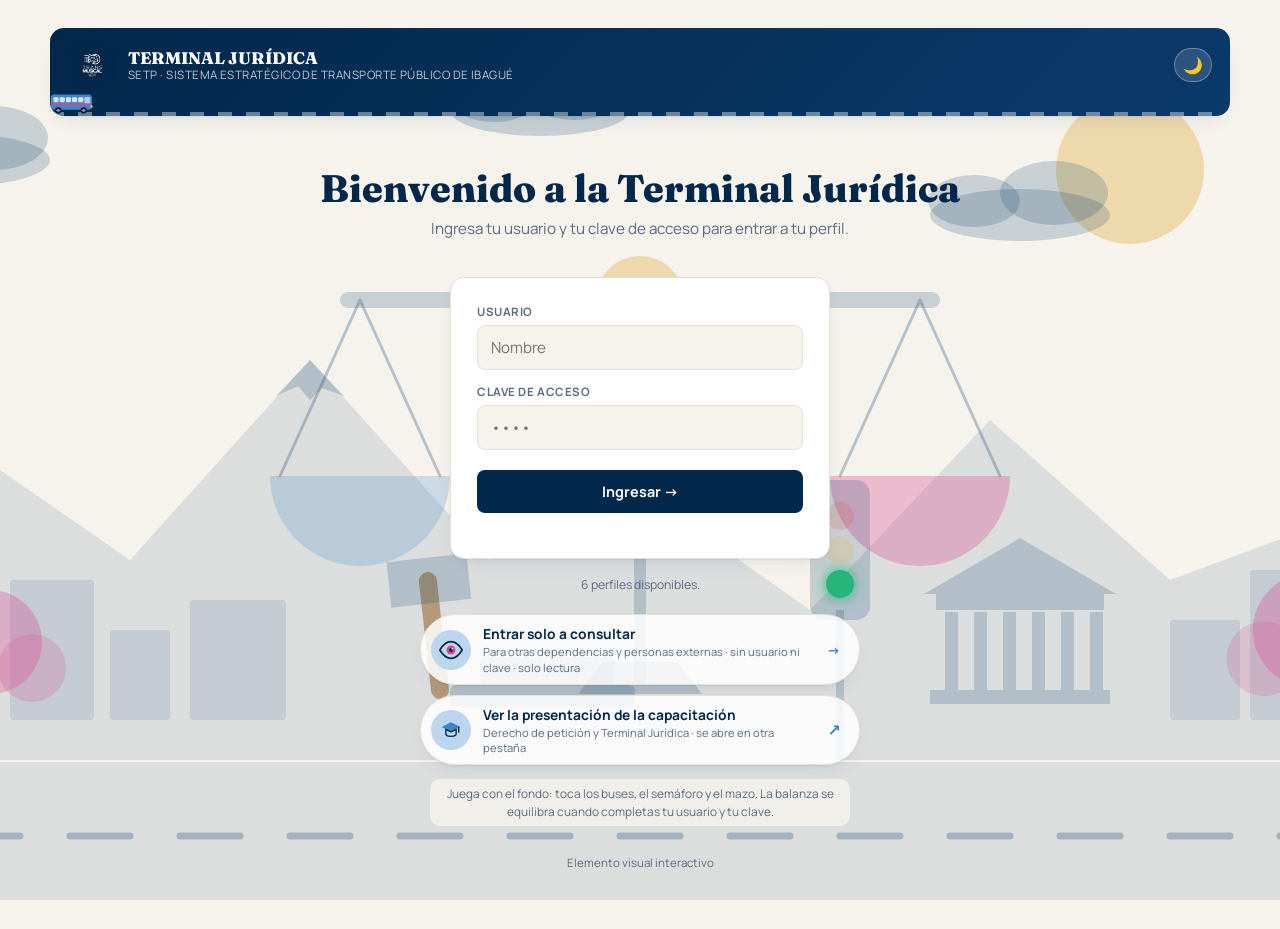
<file: index.html>
<!DOCTYPE html>
<html lang="es">
<head>
<base target="_top">
<meta charset="utf-8">
<meta name="viewport" content="width=device-width, initial-scale=1">
<title>Terminal Jurídica · SETP</title>
<link rel="stylesheet" href="https://fonts.googleapis.com/css2?family=Fraunces:opsz,wght@9..144,600..900&family=Manrope:wght@400;500;600;700;800&family=IBM+Plex+Mono:wght@500;600&display=swap">
<style>

:root{
  --navy:#01274B; --navy-2:#0A3A6B; --blue:#3D85C6; --blue-soft:#BBD6EE;
  --ocobo:#D6488E; --ocobo-soft:#F6D6E7;
  --cream:#F6F3EC; --paper:#FFFFFF; --ink:#152238; --ink-soft:#5B6B82; --line:#E3E1D8;
  --green:#1E8F5F; --green-bg:#E3F5EC;
  --amber:#C1710A; --amber-bg:#FBEED9;
  --red:#C6362B; --red-bg:#FBE5E2;
  --shadow: 0 1px 2px rgba(1,39,75,.06), 0 8px 24px -12px rgba(1,39,75,.18);
  --radius: 14px;
}
@media (prefers-color-scheme: dark){
  :root:not([data-theme="light"]){
    --cream:#0A1526; --paper:#111F35; --ink:#EAEDF3; --ink-soft:#93A2B8; --line:#213249;
    --blue-soft:#1D3555; --ocobo-soft:#3A1E33;
    --green-bg:#123626; --amber-bg:#3A2A0C; --red-bg:#3A1613;
    --shadow: 0 1px 2px rgba(0,0,0,.4), 0 12px 28px -14px rgba(0,0,0,.6);
  }
}
:root[data-theme="dark"]{
  --cream:#0A1526; --paper:#111F35; --ink:#EAEDF3; --ink-soft:#93A2B8; --line:#213249;
  --blue-soft:#1D3555; --ocobo-soft:#3A1E33;
  --green-bg:#123626; --amber-bg:#3A2A0C; --red-bg:#3A1613;
  --shadow: 0 1px 2px rgba(0,0,0,.4), 0 12px 28px -14px rgba(0,0,0,.6);
}
*{box-sizing:border-box;}
body{background:var(--cream); color:var(--ink); font-family:'Manrope',system-ui,sans-serif; padding:0 16px; padding-block:20px 48px; min-height:100%;}
h1,h2,h3,.display{font-family:'Fraunces',Georgia,serif; text-wrap:balance;}
.mono{font-family:'IBM Plex Mono',ui-monospace,monospace; font-variant-numeric:tabular-nums;}
a{color:inherit;}
.wrap{max-width:1180px; margin:0 auto;}
button{font-family:inherit; cursor:pointer;}
input,select{font-family:inherit;}
::selection{background:var(--ocobo-soft);}

/* ---------- decorative ocobo petals ---------- */
.ocobo-field{position:relative; overflow:hidden; height:0;}
.petal{position:absolute; top:-10px; width:10px; height:14px; background:var(--ocobo); border-radius:60% 10% 60% 10%; opacity:.55; animation:fall linear infinite;}
@keyframes fall{ to{ transform:translateY(160px) rotate(200deg); opacity:0; } }
@media (prefers-reduced-motion: reduce){ .petal{animation:none; display:none;} }

/* ---------- top bar ---------- */
.topbar{display:flex; flex-wrap:wrap; align-items:center; gap:10px 14px; padding:14px 18px; background:linear-gradient(135deg,var(--navy),var(--navy-2)); border-radius:var(--radius); color:#fff; box-shadow:var(--shadow); position:relative; overflow:hidden;}
@media (max-width:560px){ .topbar .who{text-align:left;} .topbar .spacer{display:none;} .topbar{padding-bottom:16px;} }
.topbar .logo{width:46px; height:46px; border-radius:10px; flex:none; background:var(--navy);}
.topbar .brand{display:flex; flex-direction:column; line-height:1.15;}
.topbar .brand b{font-family:'Fraunces',serif; font-size:1.05rem; font-weight:800;}
.topbar .brand span{font-size:.72rem; opacity:.75; letter-spacing:.04em; text-transform:uppercase;}
.topbar .spacer{flex:1;}
.topbar .who{font-size:.85rem; text-align:right; opacity:.9;}
.topbar .who b{display:block; font-size:1rem;}
.route-track{position:absolute; left:0; right:0; bottom:0; height:3px; background:rgba(255,255,255,.18); pointer-events:none;}
.route-bus{position:absolute; bottom:-9px; font-size:20px; animation:drive 9s linear infinite;}
@keyframes drive{ 0%{left:-5%;} 100%{left:103%;} }
@media (prefers-reduced-motion: reduce){ .route-bus{animation:none; left:20px;} }
.logout-btn{background:rgba(255,255,255,.14); border:1px solid rgba(255,255,255,.3); color:#fff; padding:8px 14px; border-radius:999px; font-size:.8rem; font-weight:700;}
.logout-btn:hover{background:rgba(255,255,255,.24);}

/* ---------- login screen ---------- */
.login-hero{text-align:center; padding:38px 10px 8px;}
.login-hero h1{font-size:clamp(1.6rem,4vw,2.4rem); font-weight:800; color:var(--title); margin:10px 0 6px;}
.login-hero p{color:var(--ink-soft); max-width:480px; margin:0 auto; font-size:.95rem;}
.login-card{background:var(--paper); border:1px solid var(--line); border-radius:var(--radius); box-shadow:var(--shadow); max-width:380px; margin:30px auto 0; padding:26px 26px 22px;}
.login-card .field{display:flex; flex-direction:column; gap:6px; margin-bottom:14px;}
.login-card label{font-size:.72rem; text-transform:uppercase; letter-spacing:.05em; color:var(--ink-soft); font-weight:700;}
.login-card input{border:1px solid var(--line); border-radius:8px; padding:11px 13px; font-size:.95rem; background:var(--cream); color:var(--ink);}
.login-card input:focus{outline:none; border-color:var(--blue);}
.login-card button{width:100%; background:var(--primary); color:#fff; border:none; border-radius:8px; padding:12px; font-weight:700; font-size:.9rem; margin-top:6px;}
.login-card button:hover{filter:brightness(1.15);}
.login-card .err{color:var(--red); font-size:.78rem; min-height:1.2em; text-align:center; margin-top:8px;}
.profiles-hint{max-width:380px; margin:16px auto 0; text-align:center; font-size:.76rem; color:var(--ink-soft); line-height:1.6;}
.profiles-hint b{color:var(--ink);}

/* ---------- dashboard layout ---------- */
.grid{display:grid; grid-template-columns:2fr 1fr; gap:16px; margin-top:16px;}
.grid > *{min-width:0;}
@media (max-width:820px){ .grid{grid-template-columns:1fr;} }
.card{background:var(--paper); border:1px solid var(--line); border-radius:var(--radius); box-shadow:var(--shadow); padding:16px 18px; min-width:0;}
.card h2{font-size:1rem; margin:0 0 12px; display:flex; align-items:center; gap:8px; color:var(--title);}
.card h2 .n{margin-left:auto; font-family:'IBM Plex Mono',monospace; font-size:.75rem; color:var(--ink-soft); font-weight:600;}

.kpis{display:grid; grid-template-columns:repeat(6,1fr); gap:10px; margin:16px 0;}
@media (max-width:820px){ .kpis{grid-template-columns:repeat(3,1fr);} }
@media (max-width:480px){ .kpis{grid-template-columns:repeat(2,1fr);} }
.kpi{border-radius:12px; padding:12px 10px; color:#fff; text-align:center; box-shadow:var(--shadow); position:relative;}
.kpi .lbl{font-size:.63rem; text-transform:uppercase; letter-spacing:.05em; opacity:.85;}
.kpi .val{font-family:'IBM Plex Mono',monospace; font-weight:600; font-size:1.6rem; margin-top:2px; animation:flip .5s ease;}
@keyframes flip{ from{opacity:0; transform:translateY(6px) rotateX(40deg);} to{opacity:1; transform:none;} }
.kpi.navy{background:var(--navy);} .kpi.blue{background:var(--blue);}
.kpi.green{background:var(--green);} .kpi.amber{background:var(--amber);}
.kpi.red{background:var(--red);} .kpi.ocobo{background:var(--ocobo);}

/* balanza */
.balanza-block{text-align:center;}
.balanza-pct{font-family:'Fraunces',serif; font-weight:800; font-size:2.2rem; line-height:1;}
.balanza-pct-lbl{font-size:.7rem; text-transform:uppercase; letter-spacing:.06em; color:var(--ink-soft); margin:3px 0 6px;}
.balanza-caption{font-size:.78rem; color:var(--ink-soft); max-width:290px; margin:8px auto 0; line-height:1.45;}
.balanza-caption b{color:var(--ink);}
.beam{transform-origin:110px 46px; transition:transform 1.1s cubic-bezier(.34,1.4,.5,1);}

/* donut */
.donut-wrap{display:flex; align-items:center; gap:16px; flex-wrap:wrap;}
.donut-wrap svg{flex:none;}
.legend{display:flex; flex-direction:column; gap:6px; font-size:.8rem;}
.legend .row{display:flex; align-items:center; gap:7px;}
.legend .dot{width:10px; height:10px; border-radius:3px;}
.donut-seg{transition:stroke-dasharray 1s ease;}

/* table */
.tbl-scroll{overflow-x:auto;}
table{width:100%; border-collapse:collapse; font-size:.82rem; min-width:760px;}
th{text-align:left; font-size:.68rem; text-transform:uppercase; letter-spacing:.04em; color:var(--ink-soft); padding:6px 8px; border-bottom:2px solid var(--line);}
td{padding:7px 8px; border-bottom:1px solid var(--line); vertical-align:middle;}
tr.example-row{background:var(--ocobo-soft);}
td input,td select{width:100%; border:1px solid transparent; background:transparent; border-radius:6px; padding:4px 6px; color:var(--ink); font-size:.82rem;}
td input:hover,td select:hover{border-color:var(--line);}
td input:focus,td select:focus{border-color:var(--blue); background:var(--paper); outline:none;}
.pill{display:inline-block; padding:3px 10px; border-radius:999px; font-size:.7rem; font-weight:700; white-space:nowrap;}
.pill.vigente{background:var(--green-bg); color:var(--green);}
.pill.proximo{background:var(--amber-bg); color:var(--amber);}
.pill.vencido{background:var(--red-bg); color:var(--red);}
.pill.respondido{background:var(--blue-soft); color:var(--title);}
.del-btn{background:none; border:none; color:var(--ink-soft); font-size:1rem; line-height:1;}
.del-btn:hover{color:var(--red);}
.add-row{margin-top:10px; background:var(--blue); color:#fff; border:none; padding:8px 16px; border-radius:8px; font-weight:700; font-size:.8rem;}
.add-row:hover{filter:brightness(1.08);}

/* urgent ticker */
.ticker-item{display:flex; align-items:center; gap:10px; padding:9px 10px; border-radius:10px; margin-bottom:7px; border:1px solid var(--line);}
.ticker-item.crit{background:var(--red-bg); border-color:transparent;}
.ticker-item.warn{background:var(--amber-bg); border-color:transparent;}
.ticker-item .flag{width:6px; align-self:stretch; border-radius:4px; background:var(--ink-soft); flex:none;}
.ticker-item.crit .flag{background:var(--red);}
.ticker-item.warn .flag{background:var(--amber);}
.ticker-item .body{flex:1; min-width:0;}
.ticker-item .who{font-size:.68rem; color:var(--ink-soft); text-transform:uppercase; letter-spacing:.03em; white-space:nowrap; overflow:hidden; text-overflow:ellipsis;}
.ticker-item .what{font-size:.83rem; font-weight:600; overflow:hidden; text-overflow:ellipsis; white-space:nowrap;}
.ticker-item .when{font-family:'IBM Plex Mono',monospace; font-size:.72rem; color:var(--ink-soft); flex:none; text-align:right;}
.empty-note{color:var(--ink-soft); font-size:.85rem; text-align:center; padding:14px 0;}

/* email lock */
.mail-row{display:flex; gap:8px; align-items:center;}
.mail-row input{flex:1; border:1px solid var(--line); border-radius:8px; padding:9px 11px; font-size:.85rem; background:var(--cream); color:var(--ink);}
.mail-row input:disabled{color:var(--ink-soft);}
.lock-btn{flex:none; width:38px; height:38px; border-radius:8px; border:1px solid var(--line); background:var(--paper); font-size:1.05rem; display:flex; align-items:center; justify-content:center;}
.lock-btn.locked{background:var(--green); border-color:var(--green); color:#fff;}
.mail-note{font-size:.72rem; color:var(--ink-soft); margin-top:6px;}

/* alerta de estado */
.alert-banner{display:flex; align-items:center; gap:16px; padding:18px 20px; border-radius:var(--radius); margin:16px 0; box-shadow:var(--shadow);}
.alert-banner .icon{font-size:1.8rem; flex:none; width:52px; height:52px; border-radius:50%; display:flex; align-items:center; justify-content:center; background:rgba(255,255,255,.35);}
.alert-banner .txt b{display:block; font-family:'Fraunces',serif; font-size:1.15rem;}
.alert-banner .txt span{font-size:.82rem; opacity:.9;}
.alert-banner.green{background:var(--green); color:#fff;}
.alert-banner.amber{background:var(--amber); color:#fff;}
.alert-banner.red{background:var(--red); color:#fff;}

/* control operativo: selector + comparativos */
.selector-row{display:flex; align-items:center; gap:12px; flex-wrap:wrap; margin-bottom:4px;}
.selector-row label{font-size:.78rem; font-weight:700; color:var(--ink-soft); text-transform:uppercase; letter-spacing:.04em;}
.selector-row select{border:1px solid var(--line); border-radius:8px; padding:9px 13px; font-size:.9rem; background:var(--paper); color:var(--ink); font-weight:700; min-width:200px;}
.cmp{margin-bottom:14px;}
.cmp .cmp-lbl{display:flex; justify-content:space-between; font-size:.76rem; color:var(--ink-soft); margin-bottom:4px;}
.cmp .cmp-bar{height:10px; border-radius:6px; background:var(--line); overflow:hidden; display:flex;}
.cmp .cmp-bar i{display:block; height:100%;}
.cmp .cmp-bar i.sel{background:var(--bar-sel);}
.cmp .cmp-bar i.team{background:var(--ocobo);}
.cmp-legend{display:flex; gap:16px; font-size:.72rem; color:var(--ink-soft); margin-top:10px;}
.cmp-legend span{display:flex; align-items:center; gap:5px;}
.cmp-legend i{width:9px; height:9px; border-radius:3px; display:inline-block;}

/* solo lectura */
.readonly-note{display:inline-flex; align-items:center; gap:6px; background:var(--blue-soft); color:var(--title); font-size:.72rem; font-weight:700; padding:4px 11px; border-radius:999px;}

/* vista general: filtros y orden por columna */
.vg-toolbar{display:flex; align-items:center; gap:10px; flex-wrap:wrap; margin:0 0 12px;}
.vg-toolbar input[type=search]{flex:1 1 240px; min-width:0; border:1px solid var(--line); border-radius:8px; padding:9px 12px; font-size:.85rem; background:var(--cream); color:var(--ink);}
.vg-toolbar input:focus{outline:none; border-color:var(--blue);}
.vg-count{font-size:.78rem; color:var(--ink-soft); font-family:'IBM Plex Mono',monospace;}
.vg-clear{background:var(--blue-soft); color:var(--title); border:none; border-radius:999px; padding:7px 14px; font-size:.75rem; font-weight:700;}
.vg-clear[hidden]{display:none;}
.vg-tip{color:var(--ink-soft); font-size:.8rem; margin:-4px 0 12px;}
th.vg-th{cursor:pointer; user-select:none; white-space:nowrap; border-bottom:1px solid var(--line);}
th.vg-th:hover, th.vg-th.on{color:var(--title);}
th.vg-th .ar{opacity:.35; margin-left:4px; font-size:.7rem;}
th.vg-th.on .ar{opacity:1; color:var(--ocobo);}
th.vg-th:focus-visible{outline:2px solid var(--blue); outline-offset:-2px;}
tr.vg-filters th{padding:5px 6px 9px; text-transform:none; letter-spacing:0; font-weight:400; vertical-align:top;}
.vg-filters input,.vg-filters select{width:100%; min-width:92px; border:1px solid var(--line); border-radius:6px; padding:5px 7px; font-size:.75rem; background:var(--cream); color:var(--ink);}
.vg-filters .act, .vg-toolbar .act{border-color:var(--blue); background:var(--blue-soft);}
.vg-dates{display:flex; flex-direction:column; gap:3px;}
.vg-dates label{display:flex; align-items:center; gap:5px; font-size:.62rem; color:var(--ink-soft); text-transform:uppercase;}
.vg-dates label span{width:34px; flex:none;}

.tabs{display:flex; gap:6px; margin:16px 0 0; flex-wrap:wrap;}
.tab{padding:9px 16px; border-radius:999px; border:1px solid var(--line); background:var(--paper); font-weight:700; font-size:.82rem; color:var(--ink-soft);}
.tab.active{background:var(--primary); color:#fff; border-color:var(--primary);}
.tab-matriz{text-decoration:none; display:inline-block; background:var(--green,#26B67A); color:#fff; border-color:transparent;}
.live-status{margin-left:auto; align-self:center; font-size:.72rem; font-weight:700; color:var(--ink-soft); padding:0 6px;}
.live-status.ok{color:var(--green);} .live-status.err{color:var(--red);}

.badge-demo{display:inline-block; background:var(--amber-bg); color:var(--amber); font-size:.68rem; font-weight:700; padding:3px 9px; border-radius:999px; margin-left:8px;}
.footnote{text-align:center; color:var(--ink-soft); font-size:.72rem; margin-top:28px; line-height:1.6;}

.save-status{font-size:.72rem; color:var(--ink-soft); margin-left:10px; font-weight:600;}
.save-status.ok{color:var(--green);} .save-status.err{color:var(--red);}
.msg{font-size:.78rem; margin-top:8px; min-height:1em;} .msg.ok{color:var(--green);} .msg.err{color:var(--red);}
.pw-grid{display:grid; grid-template-columns:repeat(auto-fit,minmax(150px,1fr)); gap:8px;}
.pw-grid input{border:1px solid var(--line); border-radius:8px; padding:9px 11px; font-size:.85rem; background:var(--cream); color:var(--ink);}
.btn-sec{margin-top:10px; background:var(--primary); color:#fff; border:none; padding:9px 16px; border-radius:8px; font-weight:700; font-size:.8rem;}
.btn-sec:disabled{opacity:.6; cursor:default;}
.del-btn.confirm{color:#fff; background:var(--red); border-radius:6px; padding:3px 8px; font-size:.7rem; font-weight:700;}
.empty-row{text-align:center; color:var(--ink-soft); padding:24px 8px; font-size:.85rem;}
.loading{text-align:center; padding:110px 10px; color:var(--ink-soft); font-weight:600;}
.spin{width:34px; height:34px; border:4px solid var(--line); border-top-color:var(--seg-navy); border-radius:50%; margin:0 auto 14px; animation:rot .9s linear infinite;}
@keyframes rot{to{transform:rotate(360deg);}}
.two{display:grid; grid-template-columns:1fr 1fr; gap:16px; margin-top:16px;}
.two > *{min-width:0;}
@media (max-width:820px){ .two{grid-template-columns:1fr;} }

/* ============================================================
   ANIMACIONES: buses, semáforos, balanza, mazo, ocobos, ciudad
   ============================================================ */

/* entrada suave de cada bloque */
@keyframes rise{ from{opacity:0; transform:translateY(14px);} to{opacity:1; transform:none;} }
#body > *, .login-hero, .login-card{ animation:rise .55s cubic-bezier(.2,.8,.2,1) both; }
#body > *:nth-child(2){animation-delay:.06s;} #body > *:nth-child(3){animation-delay:.12s;}
#body > *:nth-child(4){animation-delay:.18s;} #body > *:nth-child(5){animation-delay:.24s;}
#app > :not(.petalos):not(.fondo-vivo){ position:relative; z-index:1; }

/* pétalos de ocobo cayendo (quedan detrás de las tarjetas) */
.petalos{ position:fixed; inset:0; pointer-events:none; overflow:hidden; z-index:0; }
.petalos i{ position:absolute; top:-24px; width:11px; height:15px; background:var(--ocobo); border-radius:70% 10% 70% 10%; opacity:0; animation:petalo linear infinite; }
@keyframes petalo{ 0%{transform:translate3d(0,-24px,0) rotate(0); opacity:0;} 8%{opacity:.5;} 100%{transform:translate3d(var(--dx),108vh,0) rotate(560deg); opacity:.05;} }

/* carril de la barra superior + bus */
.route-track{ height:4px; background:repeating-linear-gradient(90deg, rgba(255,255,255,.4) 0 14px, transparent 14px 28px); background-size:28px 4px; animation:carril 1.2s linear infinite; }
@keyframes carril{ to{ background-position:-28px 0; } }
.route-bus{ bottom:2px; font-size:0; }
.topbar{ padding-bottom:28px; }
.bus-svg{ display:block; }
.wh{ transform-box:fill-box; transform-origin:center; animation:rot .55s linear infinite; }

/* semáforo */
.semaforo{ display:block; }
.lamp{ opacity:.2; }
.lamp.r{ fill:#E5483B; } .lamp.a{ fill:#F5A623; } .lamp.g{ fill:#26B67A; }
.lamp.on{ opacity:1; }
.lamp.r.on{ filter:drop-shadow(0 0 5px #E5483B); animation:blink 1.1s steps(1) infinite; }
.lamp.a.on{ filter:drop-shadow(0 0 5px #F5A623); animation:pulso 1.6s ease-in-out infinite; }
.lamp.g.on{ filter:drop-shadow(0 0 5px #26B67A); animation:pulsoV 2.6s ease-in-out infinite; }
.lamp.cr{ animation:cR 7s infinite; } .lamp.cg{ animation:cG 7s infinite; } .lamp.ca{ animation:cA 7s infinite; }
@keyframes blink{ 0%,58%{opacity:1;} 59%,100%{opacity:.25;} }
@keyframes pulso{ 0%,100%{opacity:.5;} 50%{opacity:1;} }
@keyframes pulsoV{ 0%,100%{opacity:.8;} 50%{opacity:1;} }
@keyframes cR{ 0%,34%{opacity:1;} 36%,100%{opacity:.2;} }
@keyframes cG{ 0%,37%{opacity:.2;} 39%,72%{opacity:1;} 74%,100%{opacity:.2;} }
@keyframes cA{ 0%,75%{opacity:.2;} 77%,90%{opacity:1;} 92%,100%{opacity:.2;} }

/* alerta: semáforo + latido en rojo */
.alert-banner .icon{ width:46px; height:76px; border-radius:14px; background:rgba(255,255,255,.2); }
.alert-banner.red{ animation:latido 2.4s ease-in-out infinite; }
@keyframes latido{ 0%,100%{ box-shadow:var(--shadow); } 50%{ box-shadow:0 0 0 6px rgba(198,54,43,.22), var(--shadow); } }

/* iconos de derecho (quietos; se mueven al pasar el mouse o cuando son "live") */
.ico{ display:inline-block; flex:none; vertical-align:middle; overflow:visible; }
.ico [class^="ic-"], .ico .ic-dot{ animation-play-state:paused; }
.ico:hover [class^="ic-"], .ico.live [class^="ic-"], tr:hover .ico [class^="ic-"]{ animation-play-state:running; }
.ic-beam{ transform-origin:28px 14px; animation:icBeam 3.2s ease-in-out infinite; }
@keyframes icBeam{ 0%,100%{ transform:rotate(-9deg); } 50%{ transform:rotate(9deg); } }
.ic-mazo{ transform-origin:16px 46px; animation:icMazo 1.9s ease-in-out infinite; }
@keyframes icMazo{ 0%{ transform:rotate(-60deg); } 30%{ transform:rotate(0); } 36%{ transform:rotate(-9deg); } 42%{ transform:rotate(0); } 100%{ transform:rotate(-60deg); } }
.ic-spark{ animation:icSpark 1.9s ease-out infinite; opacity:0; }
@keyframes icSpark{ 0%,29%{ opacity:0; } 31%{ opacity:1; } 46%,100%{ opacity:0; } }
.ic-paper{ animation:icPaper 3.4s ease-in-out infinite; }
@keyframes icPaper{ 0%,18%,92%,100%{ transform:translateY(20px); } 45%,62%{ transform:translateY(0); } }
.ic-closed{ animation:icClosed 3.4s infinite; } .ic-open{ animation:icOpen 3.4s infinite; }
@keyframes icClosed{ 0%,15%,88%,100%{ opacity:1; } 24%,78%{ opacity:0; } }
@keyframes icOpen{ 0%,15%,88%,100%{ opacity:0; } 24%,78%{ opacity:1; } }
.ic-esc{ transform-origin:28px 28px; animation:icPulse 2.2s ease-in-out infinite; }
@keyframes icPulse{ 0%,100%{ transform:scale(1); } 50%{ transform:scale(1.09); } }
.ic-ring{ transform-origin:28px 28px; animation:icRing 2.2s ease-out infinite; }
@keyframes icRing{ 0%{ transform:scale(.8); opacity:.9; } 100%{ transform:scale(1.9); opacity:0; } }
.ic-dot{ animation:icDot 1.3s ease-in-out infinite; }
.ic-dot.d2{ animation-delay:.16s; } .ic-dot.d3{ animation-delay:.32s; }
@keyframes icDot{ 0%,55%,100%{ transform:translateY(0); } 28%{ transform:translateY(-5px); } }
.ic-lupa{ animation:icLupa 3.4s ease-in-out infinite; }
@keyframes icLupa{ 0%,100%{ transform:translate(0,0); } 25%{ transform:translate(4px,-2px); } 50%{ transform:translate(0,3px); } 75%{ transform:translate(-4px,-1px); } }
.tipo-cell{ display:flex; align-items:center; gap:8px; }

/* portada (login) */

/* KPI: brillo que recorre la tarjeta y efecto al pasar el mouse */
.kpi{ overflow:hidden; transition:transform .25s ease, box-shadow .25s ease; }
.kpi:hover{ transform:translateY(-3px); }
.kpi::after{ content:""; position:absolute; inset:0; background:linear-gradient(115deg, transparent 38%, rgba(255,255,255,.3) 50%, transparent 62%); transform:translateX(-130%); animation:brillo 4.2s ease-in-out infinite; pointer-events:none; }
.kpi:nth-child(2)::after{ animation-delay:.5s; } .kpi:nth-child(3)::after{ animation-delay:1s; } .kpi:nth-child(4)::after{ animation-delay:1.5s; }
.kpi:nth-child(5)::after{ animation-delay:2s; } .kpi:nth-child(6)::after{ animation-delay:2.5s; }
@keyframes brillo{ 0%,55%{ transform:translateX(-130%); } 80%,100%{ transform:translateX(130%); } }

/* balanza: se inclina hasta su posición y luego se mece */
.beam{ transform:rotate(var(--a,0deg)); animation:settle 1.5s cubic-bezier(.34,1.4,.5,1) both, sway 5s ease-in-out 1.5s infinite; }
@keyframes settle{ from{ transform:rotate(0deg); } }
@keyframes sway{ 0%,100%{ transform:rotate(var(--a,0deg)); } 25%{ transform:rotate(calc(var(--a,0deg) + 2.2deg)); } 75%{ transform:rotate(calc(var(--a,0deg) - 2.2deg)); } }

/* dona y barras que "se dibujan" */
.donut-seg{ animation:dib 1.1s cubic-bezier(.3,.8,.3,1) both; }
@keyframes dib{ from{ stroke-dasharray:0 400; } }
.cmp .cmp-bar i{ transform-origin:left center; animation:growx 1.1s cubic-bezier(.2,.8,.2,1) both; }
@keyframes growx{ from{ transform:scaleX(0); } }

/* Ruta de plazos: cada bus avanza hacia la bandera (fecha límite) */
.ruta-row > *{ min-width:0; }
.ruta-row{ display:grid; grid-template-columns:40px minmax(0,1fr); gap:12px; align-items:center; padding:9px 0; border-bottom:1px dashed var(--line); }
.ruta-row:last-child{ border-bottom:0; }
.ruta-top{ display:flex; justify-content:space-between; align-items:baseline; gap:12px; font-size:.78rem; margin-bottom:2px; }
.ruta-name{ font-weight:700; white-space:nowrap; overflow:hidden; text-overflow:ellipsis; min-width:0; }
.ruta-when{ font-family:'IBM Plex Mono',monospace; font-size:.7rem; color:var(--ink-soft); flex:none; }
.ruta-row.vencido .ruta-when{ color:var(--red); font-weight:700; }
.ruta-row.proximo .ruta-when{ color:var(--amber); font-weight:700; }
.ruta-lane{ position:relative; height:32px; margin-right:16px; }
.ruta-road{ position:absolute; left:0; right:0; bottom:3px; height:8px; border-radius:4px; background:var(--navy); overflow:hidden; }
.ruta-road::after{ content:""; position:absolute; left:0; right:0; top:3px; height:2px; background:repeating-linear-gradient(90deg, rgba(255,255,255,.75) 0 7px, transparent 7px 14px); background-size:14px 2px; animation:carril 1s linear infinite; }
.ruta-fill{ position:absolute; left:0; bottom:3px; height:8px; border-radius:4px; width:var(--p); background:var(--green); transform-origin:left center; animation:growx 1.5s cubic-bezier(.22,.9,.3,1) both; z-index:1; opacity:.9; }
.ruta-row.proximo .ruta-fill{ background:var(--amber); } .ruta-row.vencido .ruta-fill{ background:var(--red); }
.ruta-bus{ position:absolute; bottom:4px; left:var(--p); translate:-100% 0; z-index:2; animation:ir 1.5s cubic-bezier(.22,.9,.3,1) both; }
.ruta-row.vencido .ruta-bus{ animation:ir 1.5s cubic-bezier(.22,.9,.3,1) both, tiembla .6s ease-in-out 1.5s infinite; }
@keyframes ir{ from{ left:0; } }
@keyframes tiembla{ 0%,100%{ transform:rotate(0); } 25%{ transform:rotate(-3deg) translateY(-1px); } 75%{ transform:rotate(3deg); } }
.ruta-flag{ position:absolute; right:-14px; bottom:3px; z-index:2; }
.ruta-flag svg{ display:block; }
.ruta-mas{ text-align:center; font-size:.75rem; color:var(--ink-soft); padding-top:6px; }
.ruta-vacia{ display:flex; align-items:center; gap:14px; padding:10px 0; color:var(--ink-soft); font-size:.88rem; overflow:hidden; }
.ruta-vacia .bus-svg{ animation:pasea 5s ease-in-out infinite alternate; }
@keyframes pasea{ from{ transform:translateX(0); } to{ transform:translateX(60px); } }
.ruta-help{ color:var(--ink-soft); font-size:.78rem; margin:-4px 0 8px; }

/* escena de ciudad (pie de página) */
.ciudad{ margin-top:26px; border-radius:var(--radius); overflow:hidden; line-height:0; }
.ciudad svg{ width:100%; height:auto; display:block; }
.bld{ fill:var(--blue-soft); opacity:.55; } .bld2{ fill:var(--line); }
.pal{ fill:var(--paper); stroke:var(--line); stroke-width:1.5; }
.via{ fill:var(--navy); }
.raya{ stroke:rgba(255,255,255,.8); stroke-width:2.4; stroke-dasharray:22 22; animation:raya 1.1s linear infinite; }
@keyframes raya{ to{ stroke-dashoffset:-44; } }
.v1{ animation:cruzar 17s linear infinite; }
.v2{ animation:cruzarIzq 26s linear infinite; animation-delay:-9s; }
@keyframes cruzar{ from{ transform:translateX(-140px); } to{ transform:translateX(1060px); } }
@keyframes cruzarIzq{ from{ transform:translateX(1060px); } to{ transform:translateX(-140px); } }
.arbol{ transform-box:fill-box; transform-origin:50% 100%; animation:mece 5s ease-in-out infinite; }
.arbol.b{ animation-delay:-1.7s; } .arbol.c{ animation-delay:-3.1s; }
@keyframes mece{ 0%,100%{ transform:rotate(-1.6deg); } 50%{ transform:rotate(1.6deg); } }
.mini-beam{ transform-box:view-box; transform-origin:500px 40px; animation:miniBal 4s ease-in-out infinite; }
@keyframes miniBal{ 0%,100%{ transform:rotate(-9deg); } 50%{ transform:rotate(9deg); } }

/* celebración al registrar una respuesta */
.celebra{ position:fixed; left:50%; bottom:42px; z-index:60; pointer-events:none; text-align:center; background:var(--paper); border:1px solid var(--line); box-shadow:var(--shadow); border-radius:18px; padding:14px 26px 16px; animation:celeb 2.6s ease both; }
.celebra b{ display:block; font-family:'Fraunces',serif; font-size:1.05rem; color:var(--title); margin-top:4px; }
.celebra span{ font-size:.78rem; color:var(--ink-soft); }
.cel-burst{ position:absolute; left:50%; top:34%; }
.cel-burst i{ position:absolute; width:10px; height:14px; background:var(--ocobo); border-radius:70% 10% 70% 10%; animation:burst 1.5s ease-out both; }
@keyframes celeb{ 0%{ opacity:0; transform:translate(-50%,34px) scale(.9); } 12%{ opacity:1; transform:translate(-50%,0) scale(1); } 86%{ opacity:1; transform:translate(-50%,0); } 100%{ opacity:0; transform:translate(-50%,-12px); } }
@keyframes burst{ from{ transform:translate(0,0) scale(.4); opacity:1; } to{ transform:translate(var(--x),var(--y)) rotate(320deg) scale(1); opacity:0; } }

@media (prefers-reduced-motion: reduce){
  *, *::before, *::after{ animation-duration:.001ms !important; animation-iteration-count:1 !important; animation-delay:0s !important; transition-duration:.001ms !important; }
  .petalos{ display:none; }
}

/* ============================================================
   V4: modo oscuro legible, ruta sin solapamientos, fondo vivo, normativa
   ============================================================ */
:root{ --title:#01274B; --primary:#01274B; --seg-navy:#01274B; --bar-sel:#01274B; --road:#01274B; --kpi-navy:#01274B; --wm:#0A3A6B; --wm-op:.11; color-scheme:light; }
@media (prefers-color-scheme: dark){
  :root:not([data-theme="light"]){ --title:#E3EEFA; --primary:#2F6DB0; --seg-navy:#7FB2E8; --bar-sel:#7FB2E8; --road:#0A2A4D; --kpi-navy:#12467F; --wm:#9CC4F0; --wm-op:.13; color-scheme:dark; }
}
:root[data-theme="dark"]{ --title:#E3EEFA; --primary:#2F6DB0; --seg-navy:#7FB2E8; --bar-sel:#7FB2E8; --road:#0A2A4D; --kpi-navy:#12467F; --wm:#9CC4F0; --wm-op:.13; color-scheme:dark; }
:root[data-theme="light"]{ color-scheme:light; }
.kpi.navy{ background:var(--kpi-navy); }
.ruta-road{ background:var(--road); box-shadow:0 0 0 1px rgba(127,178,232,.18); }
.via{ fill:var(--road); }
.semaforo rect:first-child{ stroke:#3B4F6B; stroke-width:1.2; }

/* botón claro/oscuro */
.theme-btn{ background:rgba(255,255,255,.14); border:1px solid rgba(255,255,255,.3); color:#fff; width:38px; height:34px; border-radius:999px; font-size:1rem; line-height:1; flex:none; }
.theme-btn:hover{ background:rgba(255,255,255,.26); }
.topbar .theme-btn.solo{ margin-left:auto; }

/* ruta de plazos: el bus nunca se sale del carril (ya no tapa el icono) */
.ruta-fill{ width:calc(22px + (100% - 44px) * var(--f, 0)); }
.ruta-bus{ left:calc((100% - 44px) * var(--f, 0)); translate:none; }
.ruta-vacia{ display:block; padding:6px 0 2px; }
.rv-lane{ position:relative; height:34px; overflow:hidden; border-radius:8px; margin-bottom:6px; }
.rv-lane .ruta-road{ bottom:3px; }
.rv-bus{ position:absolute; bottom:4px; left:-60px; animation:rvCruza 9s linear infinite; }
@keyframes rvCruza{ from{ left:-60px; } to{ left:100%; } }
.rv-txt{ margin:0; text-align:center; color:var(--ink-soft); font-size:.88rem; }

/* ---------- portada: fondo vivo (marca de agua animada e interactiva) ---------- */
.fondo-vivo{ position:fixed; inset:0; z-index:0; pointer-events:none; overflow:hidden; color:var(--wm); --mx:0; --my:0; --tilt:0deg; --err:0deg; }
.fv{ width:100%; height:100%; display:block; }
.fv .capa{ transition:transform .5s cubic-bezier(.2,.8,.2,1); }
.fv .l1{ transform:translate(calc(var(--mx) * -8px), calc(var(--my) * -5px)); }
.fv .l2{ transform:translate(calc(var(--mx) * -20px), calc(var(--my) * -10px)); }
.fv .l3{ transform:translate(calc(var(--mx) * -38px), calc(var(--my) * -14px)); }
.fv .wm{ fill:currentColor; opacity:var(--wm-op); }
.fv .wm2{ fill:currentColor; opacity:calc(var(--wm-op) * 1.7); }
.fv .wm-line{ stroke:currentColor; fill:none; opacity:calc(var(--wm-op) * 2.4); stroke-linecap:round; }
.fv .wm-oc{ fill:var(--ocobo); opacity:.2; }
.fv .wm-oc2{ fill:var(--ocobo); opacity:.32; }
.fv .wm-bl{ fill:var(--blue); opacity:.22; }
.fv .wm-go{ fill:#E0A93A; opacity:.35; }
.fv .nube{ animation:nube 60s linear infinite; }
.fv .nube.n2{ animation-duration:85s; animation-delay:-30s; } .fv .nube.n3{ animation-duration:70s; animation-delay:-52s; }
@keyframes nube{ from{ transform:translateX(-360px); } to{ transform:translateX(1960px); } }
.fv .nota{ animation:notaSube 9s ease-in infinite; opacity:0; }
.fv .nota.q2{ animation-delay:-2.5s; } .fv .nota.q3{ animation-delay:-5s; } .fv .nota.q4{ animation-delay:-7s; }
@keyframes notaSube{ 0%{ transform:translateY(0); opacity:0; } 15%{ opacity:.45; } 100%{ transform:translateY(-340px); opacity:0; } }
.fv .arbol{ transform-box:fill-box; transform-origin:50% 100%; animation:mece 6s ease-in-out infinite; }
.fv .arbol.b{ animation-delay:-2s; }
/* balanza gigante */
.bal-sway{ transform-origin:800px 300px; animation:balSway 7s ease-in-out infinite; }
@keyframes balSway{ 0%,100%{ transform:rotate(-1.4deg); } 50%{ transform:rotate(1.4deg); } }
.bal-beam{ transform-origin:800px 300px; transform:rotate(calc(var(--tilt) + var(--err))); transition:transform 1.1s cubic-bezier(.34,1.5,.5,1); }
.bal-glow{ opacity:0; transition:opacity .6s; }
.fondo-vivo.listo .bal-glow{ opacity:1; animation:glowP 1.6s ease-in-out infinite; }
@keyframes glowP{ 0%,100%{ transform:scale(1); } 50%{ transform:scale(1.15); } }
.bal-glow{ transform-box:fill-box; transform-origin:center; }
.fondo-vivo.st-error{ --err:13deg; }
.fondo-vivo.st-error .fv{ animation:sacude .5s ease; }
@keyframes sacude{ 0%,100%{ transform:translateX(0); } 20%{ transform:translateX(-9px); } 40%{ transform:translateX(8px); } 60%{ transform:translateX(-5px); } 80%{ transform:translateX(3px); } }
.fondo-vivo.st-ok .bal-beam{ transform:rotate(0deg); }
.fondo-vivo.st-ok .bal-glow{ opacity:1; }
/* mazo de fondo */
.mazo-fondo{ pointer-events:auto; cursor:pointer; }
.mz-mango{ transform-box:view-box; transform-origin:600px 690px; transform:rotate(-58deg); transition:transform .5s ease; }
.mazo-fondo:hover .mz-mango{ transform:rotate(-40deg); }
.mazo-fondo.golpe .mz-mango, .fondo-vivo.st-ok .mz-mango{ animation:golpeMazo .8s ease both; }
@keyframes golpeMazo{ 0%{ transform:rotate(-58deg); } 35%{ transform:rotate(0deg); } 48%{ transform:rotate(-12deg); } 60%{ transform:rotate(0deg); } 100%{ transform:rotate(-58deg); } }
.mz-chispa{ opacity:0; }
.mazo-fondo.golpe .mz-chispa, .fondo-vivo.st-ok .mz-chispa{ animation:chispa .8s ease-out both; }
@keyframes chispa{ 0%,30%{ opacity:0; } 38%{ opacity:1; } 70%,100%{ opacity:0; } }
.mz-toc{ opacity:0; font:800 30px 'Fraunces',serif; fill:var(--ocobo); }
.mazo-fondo.golpe .mz-toc, .fondo-vivo.st-ok .mz-toc{ animation:tocTxt .9s ease-out both; }
@keyframes tocTxt{ 0%,30%{ opacity:0; transform:translateY(0); } 40%{ opacity:.9; } 100%{ opacity:0; transform:translateY(-26px); } }
/* buses y semáforo de fondo (se pueden tocar) */
.vbus{ pointer-events:auto; cursor:pointer; }
.vb1{ animation:cruzaF 34s linear infinite; } .vb2{ animation:cruzaFizq 46s linear infinite; animation-delay:-18s; }
@keyframes cruzaF{ from{ transform:translateX(-260px); } to{ transform:translateX(1900px); } }
@keyframes cruzaFizq{ from{ transform:translateX(1900px); } to{ transform:translateX(-260px); } }
.vbus.acelera{ animation-duration:9s !important; }
.honk{ opacity:0; }
.honk text{ font:800 26px 'Manrope',sans-serif; fill:var(--ink); }
.honk rect{ fill:var(--paper); stroke:var(--line); stroke-width:2; }
.vbus.honk-on .honk{ animation:honkA 1.1s ease-out both; }
@keyframes honkA{ 0%{ opacity:0; transform:translateY(8px) scale(.8); } 15%{ opacity:1; transform:none; } 80%{ opacity:1; } 100%{ opacity:0; transform:translateY(-8px); } }
.fsem{ pointer-events:auto; cursor:pointer; }
.fsem .fl{ opacity:.18; transition:opacity .3s; }
.fv[data-luz="r"] .fl-r, .fv[data-luz="a"] .fl-a, .fv[data-luz="g"] .fl-g{ opacity:1; }
.fv[data-luz="r"] .fl-r{ filter:drop-shadow(0 0 8px #E5483B); } .fv[data-luz="a"] .fl-a{ filter:drop-shadow(0 0 8px #F5A623); } .fv[data-luz="g"] .fl-g{ filter:drop-shadow(0 0 8px #26B67A); }
.fun-hint{ text-align:center; max-width:420px; margin:14px auto 0; font-size:.74rem; color:var(--ink-soft); line-height:1.5; }
.login-card{ backdrop-filter:blur(2px); }

/* ---------- pestaña Normativa ---------- */
.nm-head p{ margin:0 0 10px; color:var(--ink-soft); font-size:.85rem; line-height:1.5; }
.nm-top{ display:grid; grid-template-columns:minmax(240px,300px) 1fr; gap:16px; margin-top:16px; }
.nm-top > *{ min-width:0; }
@media (max-width:820px){ .nm-top{ grid-template-columns:1fr; } }
.nm-pir{ text-align:center; }
.nm-pir svg{ width:100%; max-width:300px; height:auto; }
.pir-l{ cursor:pointer; outline:none; transition:transform .25s ease, opacity .25s; animation:rise .6s cubic-bezier(.2,.8,.2,1) both; }
.pir-l:nth-child(2){ animation-delay:.08s; } .pir-l:nth-child(3){ animation-delay:.16s; } .pir-l:nth-child(4){ animation-delay:.24s; }
.pir-l polygon{ transition:filter .25s; }
.pir-l:hover{ transform:translateY(-3px); } .pir-l:hover polygon, .pir-l:focus-visible polygon{ filter:brightness(1.15); }
.pir-l.dim{ opacity:.35; }
.pir-l text{ font:700 11px 'Manrope',sans-serif; fill:#fff; pointer-events:none; }
.pir-l .cnt{ font:800 10px 'IBM Plex Mono',monospace; }
.nm-pir small{ display:block; color:var(--ink-soft); font-size:.74rem; margin-top:6px; line-height:1.4; }
.nm-chips{ display:flex; flex-wrap:wrap; gap:8px; }
.nm-chip{ display:flex; align-items:center; gap:7px; padding:6px 12px 6px 8px; border-radius:999px; border:1px solid var(--line); background:var(--paper); color:var(--ink-soft); font-weight:700; font-size:.76rem; transition:transform .2s, box-shadow .2s, background .2s; }
.nm-chip:hover{ transform:translateY(-2px); box-shadow:var(--shadow); }
.nm-chip.on{ background:var(--primary); color:#fff; border-color:var(--primary); }
.nm-chip .ico{ width:24px; height:24px; }
.nm-panel{ margin-top:14px; padding:14px 16px; border-radius:12px; background:var(--cream); border:1px dashed var(--line); animation:rise .4s ease both; }
.nm-panel .fila{ display:flex; align-items:center; gap:16px; flex-wrap:wrap; }
.nm-num{ font-family:'Fraunces',serif; font-weight:800; font-size:3rem; line-height:1; color:var(--title); }
.nm-unit{ font-size:.78rem; color:var(--ink-soft); line-height:1.3; }
.nm-unit b{ display:block; color:var(--ink); font-size:.9rem; }
.nm-badge{ display:inline-block; padding:3px 10px; border-radius:999px; font-size:.7rem; font-weight:800; color:#fff; }
.nm-badge.ley{ background:var(--blue); } .nm-badge.juez{ background:var(--ocobo); } .nm-badge.interno{ background:var(--green); }
.nm-panel p{ margin:8px 0 0; font-size:.84rem; line-height:1.5; }
.nm-panel .ruta-lane{ margin:12px 16px 0 0; }
.nm-tools{ display:flex; gap:10px; align-items:center; flex-wrap:wrap; margin:16px 0 4px; }
.nm-tools input{ flex:1 1 220px; min-width:0; border:1px solid var(--line); border-radius:8px; padding:9px 12px; font-size:.85rem; background:var(--cream); color:var(--ink); }
.nm-tools input:focus{ outline:none; border-color:var(--blue); }
.nm-cuenta{ font-family:'IBM Plex Mono',monospace; font-size:.75rem; color:var(--ink-soft); }
.nm-limpiar{ background:var(--blue-soft); color:var(--title); border:none; border-radius:999px; padding:7px 14px; font-size:.75rem; font-weight:700; }
.nm-limpiar[hidden]{ display:none; }
.nm-grid{ display:grid; grid-template-columns:repeat(auto-fill,minmax(270px,1fr)); gap:12px; margin-top:10px; align-items:start; }
.nm-card{ position:relative; background:var(--paper); border:1px solid var(--line); border-top:4px solid var(--nc,#3D85C6); border-radius:12px; padding:12px 14px 12px; cursor:pointer; outline:none; box-shadow:var(--shadow); transition:transform .22s ease, box-shadow .22s ease; animation:rise .45s cubic-bezier(.2,.8,.2,1) both; }
.nm-card:hover, .nm-card:focus-visible{ transform:translateY(-3px); }
.nm-card:focus-visible{ box-shadow:0 0 0 3px var(--blue-soft), var(--shadow); }
.nm-card .nv{ display:inline-block; font-size:.62rem; font-weight:800; letter-spacing:.06em; text-transform:uppercase; padding:2px 8px; border-radius:999px; background:var(--nc,#3D85C6); color:#fff; }
.nm-card h3{ margin:8px 0 2px; font-size:1.02rem; color:var(--title); }
.nm-card .ti{ font-size:.76rem; font-weight:700; color:var(--ink-soft); }
.nm-card .rs{ font-size:.82rem; line-height:1.45; margin:8px 0 0; }
.nm-card .mas{ display:grid; grid-template-rows:0fr; transition:grid-template-rows .35s ease; }
.nm-card .mas > div{ overflow:hidden; }
.nm-card.open .mas{ grid-template-rows:1fr; }
.nm-card ul{ margin:10px 0 6px; padding-left:18px; font-size:.8rem; line-height:1.5; }
.nm-card ul li{ margin-bottom:5px; }
.nm-card .uso{ font-size:.78rem; background:var(--cream); border-radius:8px; padding:8px 10px; margin:8px 0 6px; }
.nm-card .uso b{ color:var(--title); }
.nm-card a{ font-size:.78rem; font-weight:800; color:var(--blue); text-decoration:none; }
.nm-card a:hover{ text-decoration:underline; }
.nm-card .pie{ display:flex; justify-content:space-between; align-items:center; margin-top:8px; font-size:.72rem; color:var(--ink-soft); }
.nm-card .flecha{ transition:transform .3s; display:inline-block; } .nm-card.open .flecha{ transform:rotate(180deg); }
.nm-card .tags{ display:flex; gap:4px; flex-wrap:wrap; margin-top:8px; }
.nm-card .tags .ico{ width:20px; height:20px; }
.nm-vacio{ grid-column:1/-1; text-align:center; color:var(--ink-soft); padding:26px 0; font-size:.88rem; }
.fv .raya{ stroke-dasharray:60 50; stroke-width:7; animation:rayaF 3s linear infinite; }
@keyframes rayaF{ to{ stroke-dashoffset:-110; } }
.nm-grid.quieta .nm-card{ animation:none; }

/* ============================================================
   V8: consulta abierta (solo lectura)
   ============================================================ */
.consulta-wrap{ display:flex; flex-direction:column; align-items:center; gap:10px; margin:20px auto 0; padding:0 4px; }
.btn-consulta{ display:flex; align-items:center; gap:12px; width:100%; max-width:440px; text-align:left; padding:9px 18px 9px 10px; border-radius:999px; border:1px solid var(--line); background:var(--paper); background:color-mix(in srgb, var(--paper) 84%, transparent); color:var(--ink); text-decoration:none; box-shadow:var(--shadow); transition:transform .25s ease, box-shadow .25s ease, border-color .25s ease; }
.btn-presentacion .ojo{ background:var(--ocobo-soft); }
.btn-consulta:hover:not(:disabled){ transform:translateY(-2px); border-color:var(--blue); }
.btn-consulta:focus-visible{ outline:2px solid var(--blue); outline-offset:3px; }
.btn-consulta:disabled{ opacity:.7; cursor:default; }
.btn-consulta .ojo{ width:40px; height:40px; flex:none; border-radius:50%; background:var(--blue-soft); display:grid; place-items:center; }
.btn-consulta .tx{ min-width:0; }
.btn-consulta b{ display:block; font-size:.86rem; color:var(--title); }
.btn-consulta small{ display:block; font-size:.7rem; color:var(--ink-soft); line-height:1.35; margin-top:1px; }
.btn-consulta .flecha{ margin-left:auto; color:var(--blue); font-weight:800; transition:transform .25s ease; }
.btn-consulta:hover:not(:disabled) .flecha{ transform:translateX(4px); }
.btn-consulta .parpado{ transform-box:fill-box; transform-origin:center; animation:parpadeo 6s infinite; }
.btn-consulta .iris{ animation:mira 7s ease-in-out infinite; }
@keyframes parpadeo{ 0%,93%,100%{ transform:scaleY(1); } 96%{ transform:scaleY(.12); } }
@keyframes mira{ 0%,100%{ transform:translateX(0); } 30%{ transform:translateX(2.4px); } 65%{ transform:translateX(-2.4px); } }
.vg-guest{ background:var(--blue-soft); color:var(--title); border-radius:10px; padding:9px 12px; margin:0 0 12px; font-size:.82rem; line-height:1.45; }
.consulta-card .nm-badge{ font-size:.72rem; }
.fun-hint{ background:var(--cream); background:color-mix(in srgb, var(--cream) 80%, transparent); border-radius:10px; padding:6px 12px; }
</style>
</head>
<body>
<div class="wrap" id="app"></div>
<script>
window.addEventListener("error", function(ev){
  var a = document.getElementById("app");
  if(a && !a.children.length) a.innerHTML = '<div style="text-align:center;padding:90px 16px;font-family:sans-serif;color:#5B6B82"><b>No se pudo cargar la página.</b><br>Actualiza con Ctrl + F5 o ábrela en una ventana privada.<br><small>' + String(ev.message || "").replace(/</g, "&lt;") + '</small></div>';
});
</script>
<script>
(function(){
"use strict";

const LOGO = "[data-uri]";
const TERMINO_SUGERIDO = {
  "DERECHO DE PETICIÓN (GENERAL)":15, "DERECHO DE PETICIÓN (DOCUMENTOS / INFORMACIÓN)":10,
  "DERECHO DE PETICIÓN (CONSULTA)":30, "PQR":15, "TUTELA":2, "INCIDENTE DE DESACATO":3,
  "ACCIÓN POPULAR":10, "DEMANDA (PROCESO CONTENCIOSO ADMINISTRATIVO)":30, "SOLICITUD ENTE DE CONTROL":15
};

/* ===================== ESTADO EN MEMORIA (la verdad vive en la hoja de Google) ===================== */
let TIPOS = Object.keys(TERMINO_SUGERIDO), DEPENDENCIAS = ["Jurídica"];
let HOLIDAY_SET = new Set();
let TODAY = (function(){ const d=new Date(); d.setHours(0,0,0,0); return d; })();
let TOKEN = null, ME = null, PROFILES = [], CASOS = [];
let viewTab = "mine", controlSelected = null;
let INVITADO = false, CONSULTA_ACTIVA = true;   // INVITADO: consulta abierta de solo lectura (sin usuario ni clave)
let mailMsg = {t:"", ok:true}, pwMsg = {t:"", ok:true};
const mem = {};
function store(k, v){
  try{ if(v===undefined) return sessionStorage.getItem(k); if(v===null) sessionStorage.removeItem(k); else sessionStorage.setItem(k,v); }
  catch(e){ if(v===undefined) return mem[k]||null; if(v===null) delete mem[k]; else mem[k]=v; }
}

/* ===================== COMUNICACIÓN CON EL SERVIDOR (Apps Script) ===================== */
/* Dos formas de hablar con el servidor:
   - dentro de la página de Apps Script: google.script.run
   - en la página alojada fuera de Google (GitHub Pages, tu sitio): fetch, que no depende de las cuentas de Google del navegador.
   (Las barras de la dirección van escapadas: Google recorta el código que tenga dos barras seguidas dentro de un texto.) */
const API_URL = "https:\/\/script.google.com\/macros\/s\/AKfycbwh302sYjlWRCTS20Gxzsj8T_u7Iw7bmPA3d-RcVZ0bCPAmp0thRFHKaX_m3gfFpiTQNg\/exec";
const MATRIZ_URL = "";   // enlace de la Matriz de procesos en Google Hojas, SIN https:// (se arma abajo)
function api(fn, ...args){
  return (window.google && google.script && google.script.run) ? apiGoogle(fn, args) : apiWeb(fn, args);
}
async function apiWeb(fn, args){
  let r;
  try{
    const resp = await fetch(API_URL, {method:"POST", headers:{"Content-Type":"text/plain;charset=utf-8"}, body:JSON.stringify({fn:fn, args:args}), redirect:"follow"});
    r = await resp.json();
  }catch(e){ throw new Error("No hay conexión con el servidor."); }
  if(r && r.ok===false){ if(r.auth) sesionExpirada(); throw new Error(r.error || "Error"); }
  return r;
}
function apiGoogle(fn, args){
  return new Promise((resolve, reject)=>{
    google.script.run
      .withSuccessHandler(r=>{
        if(r && r.ok===false){ if(r.auth) sesionExpirada(); return reject(new Error(r.error||"Error")); }
        resolve(r);
      })
      .withFailureHandler(e=>reject(new Error((e && e.message) || "Error de conexión")))
      [fn](...args);
  });
}
function sesionExpirada(){
  TOKEN=null; ME=null; store("tj_token", null);
  renderLogin("Tu sesión expiró. Ingresa de nuevo.");
}

/* ===================== UTIL ===================== */
function el(html){ const t=document.createElement("template"); t.innerHTML=html.trim(); return t.content.firstChild; }
function fmt(dt){ if(!dt) return "—"; return String(dt.getDate()).padStart(2,"0")+"/"+String(dt.getMonth()+1).padStart(2,"0")+"/"+dt.getFullYear(); }
function esc(s){ return (s==null?"":String(s)).replace(/[&<>"']/g, m=>({"&":"&amp;","<":"&lt;",">":"&gt;",'"':"&quot;","'":"&#39;"}[m])); }
function iso(dt){ return dt.getFullYear()+"-"+String(dt.getMonth()+1).padStart(2,"0")+"-"+String(dt.getDate()).padStart(2,"0"); }
function rolTexto(u){ if(INVITADO) return "Consulta de solo lectura"; return u.coord ? "Directora Jurídica" : "Profesional jurídica"; }

/* ===================== NEGOCIO: días hábiles colombianos ===================== */
function isBusinessDay(dt){
  const dow = dt.getDay();
  if(dow===0||dow===6) return false;
  return !HOLIDAY_SET.has(iso(dt));
}
function addWorkdays(startIso, n){
  let dt = new Date(startIso+"T00:00:00"), count = 0;
  while(count < n){ dt.setDate(dt.getDate()+1); if(isBusinessDay(dt)) count++; }
  return dt;
}
function networkdays(fromDt, toDt){
  if(fromDt>toDt) return -networkdays(toDt,fromDt);
  let c=0; const dt=new Date(fromDt);
  while(dt<=toDt){ if(isBusinessDay(dt)) c++; dt.setDate(dt.getDate()+1); }
  return c;
}
function computeCase(c){
  const limite = addWorkdays(c.recepcion, c.termino);
  limite.setHours(0,0,0,0);
  let estado; const dias = Math.round((limite-TODAY)/86400000);
  if(c.respuesta){ estado="respondido"; }
  else if(limite < TODAY){ estado="vencido"; }
  else if(networkdays(new Date(TODAY.getTime()+86400000), limite) <= 3){ estado="proximo"; }
  else { estado="vigente"; }
  return Object.assign({}, c, {limite, dias:Math.max(dias,0), estado});
}
function casosDe(pid){ return CASOS.filter(c=>c.owner===pid); }
function computeAll(pid){ return casosDe(pid).map(computeCase); }
function counters(list){ const c={vigente:0,proximo:0,vencido:0,respondido:0}; list.forEach(x=>c[x.estado]++); return c; }
function urgentListFor(pid, list){ return list.filter(x=>x.estado!=="respondido").sort((a,b)=>a.limite-b.limite); }

/* ===================== CARGA DE DATOS ===================== */
function aplicarDatos(r){
  PROFILES = r.usuarios.map(u=>Object.assign({}, u, {coord: u.rol==="coord"}));
  CASOS = r.casos;
  HOLIDAY_SET = new Set(r.festivos);
  TIPOS = r.tipos; DEPENDENCIAS = r.dependencias;
  const p = r.hoy.split("-"); TODAY = new Date(+p[0], +p[1]-1, +p[2]);
  LIVE.ok = true; LIVE.t = new Date().toLocaleTimeString("es-CO",{hour:"2-digit",minute:"2-digit",second:"2-digit"});
}
async function cargar(){
  const r = await api("datos", TOKEN);
  ME = r.yo; CONSULTA_ACTIVA = r.consultaPublica !== false;
  aplicarDatos(r);
}
async function cargarPublico(){
  const r = await api("datosPublicos");
  ME = {id:"invitado", nombre:"Consulta abierta", rol:"invitado", correo:"", bloqueado:false};
  aplicarDatos(r);
}
function miPerfil(){ return PROFILES.find(p=>p.id===ME.id) || {id:ME.id, nombre:ME.nombre, coord:ME.rol==="coord"}; }

/* ===================== GUARDADO AUTOMÁTICO ===================== */
const dirty = new Set(), timers = {};
let cola = Promise.resolve();
function setStatus(t, cls){ const e=document.getElementById("save-status"); if(e){ e.textContent=t; e.className="save-status "+(cls||""); } }
function programarGuardado(id){ dirty.add(id); clearTimeout(timers[id]); setStatus("Editando…",""); timers[id]=setTimeout(()=>guardarYa(id), 700); }
function guardarYa(id){
  clearTimeout(timers[id]); delete timers[id];
  cola = cola.then(async ()=>{
    if(!dirty.has(id)) return;
    const c = CASOS.find(x=>x.id===id); if(!c){ dirty.delete(id); return; }
    dirty.delete(id); setStatus("Guardando…","");
    try{
      await api("guardarCaso", TOKEN, {id:c.id, tipo:c.tipo, radicado:c.radicado, recepcion:c.recepcion, asunto:c.asunto,
        dependencia:c.dependencia, termino:c.termino, respuesta:c.respuesta, ubicacion:c.ubicacion});
      setStatus("✓ Guardado","ok");
    }catch(e){ dirty.add(id); setStatus("⚠ No se pudo guardar: "+e.message,"err"); }
  });
  return cola;
}
function guardarPendientes(){ return Promise.all([...dirty].map(id=>guardarYa(id))); }

const LIVE = {ok:true, t:""};
function pintaLive(){ const e=document.getElementById("live-status"); if(!e || !LIVE.t) return; e.textContent = LIVE.ok ? "● En vivo · "+LIVE.t : "○ Sin conexión · reintentando…"; e.className="live-status "+(LIVE.ok?"ok":"err"); e.title="Todos los computadores ven los mismos datos: la página se actualiza sola cada 15 s."; }
let sincronizando = false;
async function refrescar(){
  if((!TOKEN && !INVITADO) || sincronizando) return;
  sincronizando = true;
  try{
    await guardarPendientes();
    const antes = JSON.stringify(CASOS);
    const r = INVITADO ? await api("datosPublicos") : await api("datos", TOKEN);
    LIVE.ok = true; LIVE.t = new Date().toLocaleTimeString("es-CO",{hour:"2-digit",minute:"2-digit",second:"2-digit"}); pintaLive();
    if(viewTab==="norma") return;
    const a = document.activeElement;
    if(a && a.matches && a.matches("#vg-host input, #vg-host select, #body input, #body select, #body textarea")) return;   // está escribiendo: se actualiza en el próximo ciclo
    if(dirty.size) return;                                                                                                    // tiene cambios por guardar: no se pisan
    if(JSON.stringify(r.casos) !== antes){ CASOS = r.casos; PROFILES = r.usuarios.map(u=>Object.assign({}, u, {coord:u.rol==="coord"})); render(); }
  }catch(e){
    LIVE.ok = false; if(!LIVE.t) LIVE.t = "-"; pintaLive();
    if(INVITADO && /desactivada/.test(e.message)){ INVITADO = false; ME = null; renderLogin(e.message); }   // la Dirección apagó la consulta abierta
  }finally{ sincronizando = false; }
}
setInterval(()=>{ if((TOKEN || INVITADO) && !document.hidden && viewTab!=="norma") refrescar(); }, 15000);
document.addEventListener("visibilitychange", ()=>{ if(!document.hidden) refrescar(); });
window.addEventListener("online", ()=>refrescar());
window.addEventListener("focus", ()=>refrescar());

/* ===================== LOGIN ===================== */
function renderLogin(msg){
  const app = document.getElementById("app");
  app.innerHTML = `
    ${fondoVivo()}
    ${petalos(8)}
    <div class="topbar">
      <img class="logo" src="${LOGO}" alt="SETP Trans Musical"/>
      <div class="brand"><b>TERMINAL JURÍDICA</b><span>SETP · Sistema Estratégico de Transporte Público de Ibagué</span></div>
      <div class="route-track"><span class="route-bus">${busSvg()}</span></div>
      ${temaBtn("solo")}
    </div>
    <div class="login-hero">
      <h1>Bienvenido a la Terminal Jurídica</h1>
      <p>Ingresa tu usuario y tu clave de acceso para entrar a tu perfil.</p>
    </div>
    <div class="login-card">
      <div class="field"><label>Usuario</label><input type="text" id="in-user" placeholder="Nombre" autocomplete="username"/></div>
      <div class="field"><label>Clave de acceso</label><input type="password" id="in-pass" placeholder="••••" autocomplete="current-password"/></div>
      <button id="btn-login">Ingresar →</button>
      <div class="err" id="login-err">${esc(msg||"")}</div>
    </div>
    <div class="profiles-hint">6 perfiles disponibles.</div>
    <div class="consulta-wrap">
      <button type="button" class="btn-consulta" id="btn-consulta">
        <span class="ojo"><svg viewBox="0 0 28 28" width="26" height="26" aria-hidden="true"><path class="parpado" d="M2 14c3.5-6 8-9 12-9s8.5 3 12 9c-3.5 6-8 9-12 9S5.5 20 2 14z" fill="none" stroke="var(--title)" stroke-width="1.8" stroke-linejoin="round"/><g class="iris"><circle cx="14" cy="14" r="4.8" fill="#D6488E"/><circle cx="14" cy="14" r="2.1" fill="#01274B"/><circle cx="15.5" cy="12.5" r=".95" fill="#fff"/></g></svg></span>
        <span class="tx"><b>Entrar solo a consultar</b><small>Para otras dependencias y personas externas · sin usuario ni clave · solo lectura</small></span>
        <span class="flecha" aria-hidden="true">→</span>
      </button>
      <a class="btn-consulta btn-presentacion" href="https://mtricasfrias.github.io/terminal-juridica-web/capacitacion.html" target="_blank" rel="noopener noreferrer">
        <span class="ojo"><svg viewBox="0 0 28 28" width="24" height="24" aria-hidden="true"><path d="M3 10.5L14 5l11 5.5-11 5.5z" fill="var(--blue)"/><path d="M8 13.2v5.3c0 1.6 2.7 3 6 3s6-1.4 6-3v-5.3l-6 3z" fill="none" stroke="var(--title)" stroke-width="1.6" stroke-linejoin="round"/><path d="M23 11v5.5" stroke="var(--title)" stroke-width="1.6" stroke-linecap="round"/></svg></span>
        <span class="tx"><b>Ver la presentación de la capacitación</b><small>Derecho de petición y Terminal Jurídica · se abre en otra pestaña</small></span>
        <span class="flecha" aria-hidden="true">↗</span>
      </a>
    </div>
    <div class="fun-hint">Juega con el fondo: toca los buses, el semáforo y el mazo. La balanza se equilibra cuando completas tu usuario y tu clave.</div>
    <div class="footnote">Elemento visual interactivo</div>`;
  const userI=document.getElementById("in-user"), passI=document.getElementById("in-pass"),
        err=document.getElementById("login-err"), btn=document.getElementById("btn-login");
  const fondo = document.querySelector(".fondo-vivo");
  const pesar = () => {                      // la balanza del fondo pesa lo que escribes
    if(!fondo) return;
    const u = Math.min(userI.value.length, 6) / 6, pw = Math.min(passI.value.length, 4) / 4;
    fondo.style.setProperty("--tilt", ((pw - u) * 11).toFixed(1) + "deg");
    fondo.classList.toggle("listo", userI.value.length >= 3 && passI.value.length >= 3);
  };
  userI.addEventListener("input", pesar); passI.addEventListener("input", pesar);
  async function tryLogin(){
    if(!userI.value.trim() || !passI.value){ err.textContent="Escribe tu usuario y tu clave."; return; }
    btn.disabled=true; btn.textContent="Ingresando…"; err.textContent="";
    try{
      // login + datos en un solo viaje al servidor (cada llamada a Apps Script cuesta 1-3 s: hacerlo en dos pasos se sentía muy lento)
      const r = await api("loginYDatos", userI.value, passI.value);
      TOKEN = r.token; store("tj_token", TOKEN);
      ME = r.yo; CONSULTA_ACTIVA = r.consultaPublica !== false; aplicarDatos(r);
      if(fondo && !REDUCE){ fondo.classList.add("st-ok"); await new Promise(res=>setTimeout(res, 900)); }   // el mazo golpea y la balanza se equilibra
      viewTab="mine"; controlSelected=null; mailMsg={t:"",ok:true}; pwMsg={t:"",ok:true};
      render();
    }catch(e){
      err.textContent=e.message; passI.value=""; btn.disabled=false; btn.textContent="Ingresar →";
      if(fondo){ fondo.classList.remove("st-ok"); fondo.classList.add("st-error"); setTimeout(()=>fondo.classList.remove("st-error"), 1300); pesar(); }
    }
  }
  btn.addEventListener("click", tryLogin);
  passI.addEventListener("keydown", e=>{ if(e.key==="Enter") tryLogin(); });
  userI.addEventListener("keydown", e=>{ if(e.key==="Enter") passI.focus(); });
  const bc = document.getElementById("btn-consulta");
  bc.addEventListener("click", async ()=>{
    const t = bc.querySelector("b"), antes = t.textContent;
    bc.disabled = true; t.textContent = "Abriendo la consulta…"; err.textContent = "";
    try{
      await cargarPublico();
      INVITADO = true; TOKEN = null; store("tj_token", null); viewTab = "general";
      render();
    }catch(e){ err.textContent = e.message; t.textContent = antes; bc.disabled = false; }
  });
  wireFondo(); wireTema();
}

/* ===================== TOPBAR ===================== */
function topbar(profile){
  return `
    <div class="topbar">
      <img class="logo" src="${LOGO}" alt="SETP"/>
      <div class="brand"><b>TERMINAL JURÍDICA</b><span>${esc(rolTexto(profile))}</span></div>
      <div class="route-track"><span class="route-bus">${busSvg()}</span></div>
      <div class="spacer"></div>
      <div class="who"><b>${esc(profile.nombre)}</b>SETP · Dependencia Jurídica</div>
      ${temaBtn()}
      <button class="logout-btn" id="btn-logout">${INVITADO ? "Salir" : "Cerrar sesión"}</button>
    </div>`;
}

/* ===================== BALANZA SVG (autoexplicativa) ===================== */
function balanzaSvg(pctBueno, nombre){
  // pctBueno 0..1 = proporcion de actuaciones AL DIA (vigente+respondido) sobre el total -> angulo -20..20
  const angle = (0.5-pctBueno)*40; // negativo = baja el lado "Al dia" (izquierda); positivo = baja "Vencido"
  const color = pctBueno>=0.7 ? "var(--green)" : pctBueno>=0.4 ? "var(--amber)" : "var(--red)";
  const pct = Math.round(pctBueno*100);
  return `
  <div class="balanza-block">
    <div class="balanza-pct" style="color:${color}">${pct}%</div>
    <div class="balanza-pct-lbl">de cumplimiento</div>
    <svg width="220" height="146" viewBox="0 0 220 146" style="max-width:100%; height:auto;">
      <line x1="110" y1="46" x2="110" y2="112" stroke="var(--ink-soft)" stroke-width="5" stroke-linecap="round"/>
      <ellipse cx="110" cy="116" rx="26" ry="6" fill="var(--line)"/>
      <g class="beam" style="--a:${angle}deg">
        <line x1="20" y1="46" x2="200" y2="46" stroke="${color}" stroke-width="5" stroke-linecap="round"/>
        <line x1="30" y1="46" x2="30" y2="70" stroke="${color}" stroke-width="3"/>
        <line x1="190" y1="46" x2="190" y2="70" stroke="${color}" stroke-width="3"/>
        <path d="M14,70 A16,16 0 0 0 46,70 Z" fill="${color}" opacity=".85"/>
        <path d="M174,70 A16,16 0 0 0 206,70 Z" fill="${color}" opacity=".85"/>
        <text x="30" y="65" text-anchor="middle" font-size="12" fill="#fff" font-weight="700">✓</text>
        <text x="190" y="65" text-anchor="middle" font-size="12" fill="#fff" font-weight="700">!</text>
        <circle cx="110" cy="46" r="7" fill="${color}"/>
      </g>
      <text x="30" y="138" text-anchor="middle" font-size="10" fill="var(--ink-soft)" font-family="Manrope">Al día</text>
      <text x="190" y="138" text-anchor="middle" font-size="10" fill="var(--ink-soft)" font-family="Manrope">Vencido</text>
    </svg>
    <div class="balanza-caption">Cumplimiento de <b>${esc(nombre)}</b>: entre más actuaciones vencidas tenga, más se inclina la balanza hacia el lado "¡Vencido!".</div>
  </div>`;
}

/* ===================== DONUT SVG ===================== */
function donutSvg(counts){
  const total = counts.vigente+counts.proximo+counts.vencido+counts.respondido;
  const segs = [
    {n:counts.vigente, c:"var(--green)"},
    {n:counts.proximo, c:"var(--amber)"},
    {n:counts.vencido, c:"var(--red)"},
    {n:counts.respondido, c:"var(--seg-navy)"}
  ];
  const R=52, C=2*Math.PI*R;
  let acc=0, paths="";
  segs.forEach(s=>{
    const frac = total? s.n/total : 0;
    const len = frac*C;
    paths += `<circle class="donut-seg" cx="70" cy="70" r="${R}" fill="none" stroke="${s.c}" stroke-width="20"
      stroke-dasharray="${len} ${C-len}" stroke-dashoffset="${-acc}" transform="rotate(-90 70 70)"/>`;
    acc += len;
  });
  return `<svg width="140" height="140" viewBox="0 0 140 140">
    ${total? paths : `<circle cx="70" cy="70" r="${R}" fill="none" stroke="var(--line)" stroke-width="20"/>`}
    <text x="70" y="66" text-anchor="middle" font-family="Fraunces,serif" font-weight="700" font-size="26" fill="var(--ink)">${total}</text>
    <text x="70" y="84" text-anchor="middle" font-size="9" fill="var(--ink-soft)" font-family="Manrope">casos</text>
  </svg>`;
}



function estadoPill(estado){
  const map = {vigente:["Vigente","vigente"], proximo:["Próximo a vencer","proximo"], vencido:["Venció","vencido"], respondido:["Respondido","respondido"]};
  const [txt,cls] = map[estado];
  return `<span class="pill ${cls}">${txt}</span>`;
}

/* ===================== ANIMACIONES (SVG + CSS; respetan "reducir movimiento") ===================== */
const REDUCE = !!(window.matchMedia && matchMedia("(prefers-reduced-motion: reduce)").matches);

function busG(color){
  return `<rect x="1" y="2" width="60" height="22" rx="5" fill="${color}"/>
    <rect x="1" y="14.5" width="60" height="3" fill="#D6488E"/>
    ${[5,14,23,32,41].map(x=>`<rect x="${x}" y="6" width="7.5" height="7" rx="1.5" fill="#CDE5F7"/>`).join("")}
    <rect x="50" y="5.5" width="8.5" height="9" rx="1.5" fill="#AACDEC"/>
    <circle cx="60.5" cy="19.5" r="1.6" fill="#FFE282"/>
    ${[12,49].map(x=>`<g class="wh"><circle cx="${x}" cy="25" r="4.6" fill="#141E2C"/><circle cx="${x}" cy="25" r="1.9" fill="#96A0AF"/><path d="M${x-3.2} 25h6.4" stroke="#96A0AF" stroke-width="1"/></g>`).join("")}`;
}
function busSvg(color, w){
  w = w || 44;
  return `<svg class="bus-svg" viewBox="0 0 64 30" width="${w}" height="${Math.round(w*30/64)}" aria-hidden="true">${busG(color || "#3D85C6")}</svg>`;
}

/* semáforo: nivel red|amber|green fijo (con brillo/parpadeo) o cicla=true (rojo→verde→ámbar en bucle) */
function semaforoSvg(nivel, cicla, h){
  h = h || 78;
  const on = {red:"r", amber:"a", green:"g"}[nivel];
  const lamps = [["r",22],["a",46],["g",70]].map(([k,y])=>
    `<circle class="lamp ${k} ${cicla ? "c"+k : (on===k ? "on" : "")}" cx="20" cy="${y}" r="9.5"/>`).join("");
  return `<svg class="semaforo" viewBox="0 0 40 92" width="${Math.round(h*40/92)}" height="${h}" aria-hidden="true"><rect x="4" y="2" width="32" height="88" rx="9" fill="#141E2C"/>${lamps}</svg>`;
}

/* iconos de derecho según el tipo de actuación (los mismos que llegan animados en el correo) */
function tipoKey(t){
  t = String(t||"").toUpperCase();
  if(t.includes("TUTELA")) return "balanza";
  if(t.includes("DESACATO") || t.includes("DEMANDA")) return "mazo";
  if(t.includes("PETICI")) return "carta";
  if(t.includes("POPULAR")) return "escudo";
  if(t.includes("PQR")) return "burbuja";
  if(t.includes("CONTROL")) return "lupa";
  return "balanza";
}
const TIPO_ICONO_TXT = {balanza:"Balanza de la justicia", mazo:"Mazo judicial", carta:"Carta de petición", escudo:"Escudo de derechos colectivos", burbuja:"Queja o reclamo", lupa:"Lupa de ente de control"};
function tipoIcono(tipo, size, live){
  const k = tipoKey(tipo), tile = "";
  const cuerpo = {
    balanza: `<path d="M28 14V44" stroke="var(--ink)" stroke-width="3" stroke-linecap="round"/><path d="M19 48h18l-4-6H23z" fill="var(--ink)"/>
      <g class="ic-beam"><path d="M11 14H45" stroke="var(--ink)" stroke-width="2.6" stroke-linecap="round"/>
        <path d="M11 14l-8 12M11 14l8 12M45 14l-8 12M45 14l8 12" stroke="var(--ink)" stroke-width=".9" fill="none"/>
        <path d="M2.5 26a8.5 8.5 0 0 0 17 0z" fill="#3D85C6"/><path d="M36.5 26a8.5 8.5 0 0 0 17 0z" fill="#D6488E"/></g>
      <circle cx="28" cy="14" r="3" fill="#E0A93A"/>`,
    mazo: `<rect x="24" y="39.5" width="27" height="5.5" rx="2" fill="var(--ink)"/><rect x="18" y="45" width="37" height="4.5" rx="2" fill="#3D85C6"/>
      <g class="ic-mazo"><path d="M16 46L33.3 32.5" stroke="#966228" stroke-width="3.6" stroke-linecap="round"/>
        <path d="M41.9 35.9L34.7 41.6L24.8 29L32 23.3z" fill="var(--ink)"/></g>
      <g class="ic-spark" stroke="#E0A93A" stroke-width="1.6" stroke-linecap="round"><path d="M36 37l-4-3M39 36l2-5M42 39l5-2M37 34l-1-5"/></g>`,
    carta: `<rect x="9" y="22" width="38" height="25" rx="3" fill="#3D85C6"/>
      <path class="ic-open" d="M9 22h38L28 8z" fill="#BBD6EE"/>
      <g class="ic-paper"><rect x="15" y="12" width="26" height="24" rx="2" fill="#fff"/><path d="M19 20h18M19 25h18M19 30h10" stroke="#BBD6EE" stroke-width="1.6" stroke-linecap="round"/><path d="M19 16h6" stroke="#D6488E" stroke-width="1.8" stroke-linecap="round"/></g>
      <path d="M9 47V25l19 14 19-14v22z" fill="#2F6BA6"/><path d="M9 47l19-14 19 14z" fill="#3778B5"/>
      <g class="ic-closed"><path d="M9 22h38L28 36z" fill="#5C9BD3"/><circle cx="28" cy="33" r="3.2" fill="#D6488E"/></g>`,
    escudo: `<circle class="ic-ring" cx="28" cy="28" r="16" fill="none" stroke="#3D85C6" stroke-width="1.6"/>
      <g class="ic-esc"><path d="M28 8l16 5v15l-8 12-8 8-8-8-8-12V13z" fill="var(--ink)"/><path d="M28 11.5l13 4v12.5l-6 10-7 7-7-7-6-10V15.5z" fill="#3D85C6"/>
        <path d="M21 27l5.5 6L36 21" stroke="#fff" stroke-width="3.6" fill="none" stroke-linecap="round" stroke-linejoin="round"/></g>`,
    burbuja: `<rect x="8" y="10" width="41" height="27" rx="7" fill="#3D85C6"/><path d="M15 35l-2 12 13-11z" fill="#3D85C6"/>
      <circle class="ic-dot d1" cx="20" cy="23.5" r="2.9" fill="#fff"/><circle class="ic-dot d2" cx="28.5" cy="23.5" r="2.9" fill="#fff"/><circle class="ic-dot d3" cx="37" cy="23.5" r="2.9" fill="#fff"/>`,
    lupa: `<rect x="8" y="8" width="26" height="22" rx="3" fill="#fff"/><path d="M12 14h18M12 19h18M12 24h10" stroke="#BBD6EE" stroke-width="1.6" stroke-linecap="round"/>
      <g class="ic-lupa"><circle cx="26" cy="25" r="11.5" fill="rgba(223,238,250,.85)" stroke="var(--ink)" stroke-width="3.2"/><path d="M34.5 33.5l11 11" stroke="#D6488E" stroke-width="5" stroke-linecap="round"/></g>`
  }[k];
  size = size || 34;
  return `<svg class="ico${live ? " live" : ""}" viewBox="0 0 56 56" width="${size}" height="${size}" role="img" aria-label="${TIPO_ICONO_TXT[k]}">${tile}${cuerpo}</svg>`;
}

/* pétalos de ocobo cayendo */
function petalos(n){
  if(REDUCE) return "";
  let h = "";
  for(let i=0;i<n;i++){
    const dur = 10 + (i*7)%9, left = (i*37+11)%100, dx = (i%2 ? 1 : -1) * (40 + (i*23)%70);
    h += `<i style="left:${left}%;animation-duration:${dur}s;animation-delay:${-((i*5)%dur)}s;--dx:${dx}px"></i>`;
  }
  return `<div class="petalos" aria-hidden="true">${h}</div>`;
}

/* escena de ciudad: Palacio de Justicia con balanza, ocobos meciéndose, semáforo y buses en la vía */
function escenaCiudad(){
  const arbol = (x, cls) => `<g class="arbol ${cls||""}"><rect x="${x-2.5}" y="74" width="5" height="34" rx="2" fill="#6B4B3A"/>
    <circle cx="${x}" cy="66" r="15" fill="#D6488E"/><circle cx="${x-12}" cy="74" r="10" fill="#D6488E"/><circle cx="${x+12}" cy="74" r="10" fill="#D6488E"/>
    <circle cx="${x-4}" cy="61" r="5" fill="#E86EA8"/><circle cx="${x+8}" cy="70" r="4" fill="#E86EA8"/></g>`;
  const bld = (x,w,h) => `<rect class="bld" x="${x}" y="${108-h}" width="${w}" height="${h}" rx="2"/>`;
  return `<div class="ciudad" aria-hidden="true"><svg viewBox="0 0 1000 132" preserveAspectRatio="xMidYMax slice">
    ${bld(20,50,46)}${bld(78,38,70)}${bld(126,60,38)}${bld(210,44,58)}${bld(262,36,40)}${bld(300,52,66)}
    ${bld(620,46,54)}${bld(674,36,72)}${bld(718,58,42)}${bld(790,40,60)}${bld(836,54,44)}${bld(900,44,64)}
    ${arbol(160,"a")}${arbol(392,"b")}${arbol(606,"c")}${arbol(880,"a")}
    <g>
      <rect class="pal" x="436" y="100" width="128" height="8" rx="1"/>
      ${[0,1,2,3,4].map(i=>`<rect class="pal" x="${448+i*23}" y="60" width="9" height="40"/>`).join("")}
      <rect class="pal" x="440" y="52" width="120" height="8"/><polygon class="pal" points="436,52 500,24 564,52"/>
      <g class="mini-beam"><path d="M486 40H514" stroke="#3D85C6" stroke-width="2.4" stroke-linecap="round"/><path d="M486 40l-5 9h10zM514 40l-5 9h10z" fill="#D6488E"/></g>
      <rect x="499" y="40" width="2" height="12" fill="#3D85C6"/><circle cx="500" cy="40" r="2.6" fill="#E0A93A"/>
    </g>
    <g transform="translate(958,0)"><rect x="-2" y="50" width="4" height="58" fill="#141E2C"/>
      <rect x="-9" y="26" width="18" height="46" rx="6" fill="#141E2C"/>
      <circle class="lamp r cr" cx="0" cy="36" r="5"/><circle class="lamp a ca" cx="0" cy="49" r="5"/><circle class="lamp g cg" cx="0" cy="62" r="5"/></g>
    <rect class="via" x="0" y="106" width="1000" height="26"/><line class="raya" x1="0" y1="119" x2="1000" y2="119"/>
    <g class="v1"><g transform="translate(0,84)">${busG("#3D85C6")}</g></g>
    <g class="v2"><g transform="translate(62,108) scale(-1,1)">${busG("#D6488E")}</g></g>
  </svg></div>`;
}

/* números que suben hasta su valor (KPI y % de cumplimiento) */
function animarNumeros(root){
  if(REDUCE || !root) return;
  root.querySelectorAll(".kpi .val, .balanza-pct, .nm-num").forEach(el=>{
    const m = /^(\d+)(%?)$/.exec(el.textContent.trim()); if(!m) return;
    const fin = +m[1], suf = m[2], t0 = performance.now(), dur = 900;
    el.textContent = "0" + suf;
    const paso = t => { const k = Math.min(1, (t - t0) / dur), e = 1 - Math.pow(1 - k, 3); el.textContent = Math.round(fin * e) + suf; if(k < 1) requestAnimationFrame(paso); };
    requestAnimationFrame(paso);
  });
}

/* Ruta de plazos: cada actuación pendiente es un bus que avanza hacia la bandera = fecha límite */
function rutaPlazos(items, max){
  max = max || 8;
  const pend = items.filter(x=>x.estado!=="respondido").sort((a,b)=>a.limite-b.limite);
  if(!pend.length) return `<div class="ruta-vacia"><div class="rv-lane"><div class="ruta-road"></div><div class="rv-bus">${busSvg("#3D85C6",44)}</div></div><p class="rv-txt">🌸 Ruta despejada: no hay actuaciones pendientes.</p></div>`;
  const manana = new Date(TODAY.getTime() + 86400000);
  const filas = pend.slice(0, max).map(c=>{
    const desde = new Date(new Date(c.recepcion + "T00:00:00").getTime() + 86400000);
    const hechos = c.estado==="vencido" ? c.termino : Math.max(0, Math.min(c.termino, networkdays(desde, TODAY)));
    const p = Math.round(Math.min(1, hechos / Math.max(1, c.termino)) * 100);
    const rest = c.limite > TODAY ? networkdays(manana, c.limite) : 0;
    const cuando = c.estado==="vencido" ? "¡Pasó la parada! · venció " + fmt(c.limite)
      : c.limite.getTime()===TODAY.getTime() ? "Vence hoy"
      : rest + (rest===1 ? " día háb. · " : " días háb. · ") + fmt(c.limite);
    const col = c.estado==="vencido" ? "#E5483B" : c.estado==="proximo" ? "#F0A020" : "#3D85C6";
    const nombre = (c.who ? c.who + " · " : "") + (c.radicado || "sin radicado") + " — " + (c.asunto || c.tipo);
    return `<div class="ruta-row ${c.estado}">
      <div>${tipoIcono(c.tipo, 36)}</div>
      <div><div class="ruta-top"><span class="ruta-name" title="${esc(nombre)}">${esc(nombre)}</span><span class="ruta-when">${esc(cuando)}</span></div>
        <div class="ruta-lane" style="--f:${(p/100).toFixed(3)}"><div class="ruta-road"></div><div class="ruta-fill"></div><div class="ruta-bus">${busSvg(col,44)}</div>
          <div class="ruta-flag"><svg viewBox="0 0 14 24" width="14" height="24" aria-hidden="true"><path d="M2 2v21" stroke="var(--ink)" stroke-width="1.6" stroke-linecap="round"/><path d="M2.6 3h10l-3 4.2 3 4.2H2.6z" fill="#D6488E"/></svg></div></div></div>
    </div>`;
  }).join("");
  const mas = pend.length > max ? `<div class="ruta-mas">+ ${pend.length - max} más en la tabla</div>` : "";
  return `<div class="ruta">${filas}</div>${mas}`;
}
const RUTA_AYUDA = `<p class="ruta-help">Cada bus avanza hacia la bandera 🏁 conforme se consume el término legal: cuando llega, el plazo se cumplió.</p>`;

/* mazo + pétalos al registrar la respuesta de una actuación */
function celebrar(){
  if(REDUCE) return;
  const d = document.createElement("div");
  d.className = "celebra"; d.setAttribute("aria-hidden","true");
  let p = "";
  for(let i=0;i<16;i++){ const a = i/16*Math.PI*2, r = 70 + (i*29)%50; p += `<i style="--x:${Math.round(Math.cos(a)*r)}px;--y:${Math.round(Math.sin(a)*r-30)}px;animation-delay:${(i%4)*40}ms"></i>`; }
  d.innerHTML = `<div class="cel-burst">${p}</div>${tipoIcono("DEMANDA",64,true)}<b>¡Actuación respondida!</b><span>Un pendiente menos en la ruta.</span>`;
  document.body.appendChild(d);
  setTimeout(()=>d.remove(), 2700);
}

function actualizarRuta(){ const h = document.getElementById("ruta-host"); if(h && ME) h.innerHTML = rutaPlazos(computeAll(ME.id)); }

/* ===================== MODO CLARO / OSCURO ===================== */
function pref(k, v){
  try{ if(v===undefined) return localStorage.getItem(k); if(v===null) localStorage.removeItem(k); else localStorage.setItem(k, v); }
  catch(e){ if(v===undefined) return mem["p_"+k] || null; if(v===null) delete mem["p_"+k]; else mem["p_"+k] = v; }
}
function temaEfectivo(){
  const t = document.documentElement.dataset.theme;
  if(t==="dark" || t==="light") return t;
  return (window.matchMedia && matchMedia("(prefers-color-scheme: dark)").matches) ? "dark" : "light";
}
function aplicarTema(t){ if(t==="dark" || t==="light") document.documentElement.dataset.theme = t; else delete document.documentElement.dataset.theme; }
function temaBtn(extra){
  return `<button type="button" class="theme-btn ${extra||""}" id="btn-theme" title="Cambiar entre modo claro y oscuro" aria-label="Cambiar entre modo claro y oscuro">${temaEfectivo()==="dark" ? "☀️" : "🌙"}</button>`;
}
function wireTema(){
  const b = document.getElementById("btn-theme"); if(!b) return;
  b.addEventListener("click", ()=>{
    const nuevo = temaEfectivo()==="dark" ? "light" : "dark";
    aplicarTema(nuevo); pref("tj_tema", nuevo);
    b.textContent = nuevo==="dark" ? "☀️" : "🌙";
  });
}

/* ===================== FONDO VIVO DE LA PORTADA (marca de agua interactiva) ===================== */
function fondoVivo(){
  const nubes = [[120,160,"n1"],[700,110,"n2"],[1180,215,"n3"]].map(([x,y,c])=>
    `<g transform="translate(${x},${y})"><g class="nube ${c}"><ellipse class="wm2" cx="0" cy="0" rx="90" ry="26"/><ellipse class="wm2" cx="-46" cy="-14" rx="46" ry="26"/><ellipse class="wm2" cx="34" cy="-22" rx="54" ry="32"/></g></g>`).join("");
  const nota = (x,c,q) => `<g transform="translate(${x},700)"><g class="nota ${q}"><ellipse class="${c}" cx="0" cy="0" rx="12" ry="8.5" transform="rotate(-25)"/><rect class="${c}" x="9" y="-50" width="4" height="50"/><path class="${c}" d="M13 -50 q22 6 19 30 q-6 -16 -19 -16z"/></g></g>`;
  const edificios = [[20,70,110],[100,52,70],[170,84,140],[270,60,90],[350,96,120],[1330,70,100],[1410,88,150],[1510,60,80],[1440,40,60]]
    .map(([x,w,h])=>`<rect class="wm" x="${x}" y="${720-h}" width="${w}" height="${h}" rx="3"/>`).join("");
  const arbol = (x, s, c) => `<g class="arbol ${c||""}"><rect class="wm2" x="${x-6*s}" y="${760-95*s}" width="${12*s}" height="${95*s}" rx="4"/>
      <circle class="wm-oc2" cx="${x}" cy="${760-118*s}" r="${52*s}"/><circle class="wm-oc" cx="${x-42*s}" cy="${760-92*s}" r="${34*s}"/><circle class="wm-oc" cx="${x+42*s}" cy="${760-92*s}" r="${34*s}"/></g>`;
  const bocina = `<g class="honk" transform="translate(30,-56)"><rect x="0" y="0" width="120" height="44" rx="12"/><text x="60" y="31" text-anchor="middle">¡Pi pi!</text></g>`;
  return `<div class="fondo-vivo" aria-hidden="true"><svg class="fv" viewBox="0 0 1600 900" preserveAspectRatio="xMidYMax slice" data-luz="g">
    <g class="capa l1">
      <circle class="wm-go" cx="1290" cy="170" r="74"/>${nubes}
      <polygon class="wm" points="0,640 160,470 290,560 470,360 650,560 800,490 970,610 1150,420 1330,580 1600,480 1600,760 0,760"/>
      <polygon class="wm2" points="436,396 470,360 504,396 482,388 470,400 458,386"/>
      ${nota(340,"wm-bl","q1")}${nota(560,"wm-oc2","q2")}${nota(1040,"wm-bl","q3")}${nota(1300,"wm-oc2","q4")}
    </g>
    <g class="capa l2">
      ${edificios}
      <g><rect class="wm2" x="1090" y="690" width="180" height="14"/>${[0,1,2,3,4,5].map(i=>`<rect class="wm2" x="${1105+i*29}" y="612" width="13" height="78"/>`).join("")}
        <rect class="wm2" x="1096" y="594" width="168" height="16"/><polygon class="wm2" points="1084,594 1180,538 1276,594"/></g>
      <g class="bal-sway">
        <rect class="wm2" x="794" y="300" width="12" height="384" rx="4"/>
        <polygon class="wm2" points="738,694 862,694 838,662 762,662"/>
        <g class="bal-beam">
          <rect class="wm2" x="500" y="292" width="600" height="16" rx="8"/>
          <path class="wm-line" stroke-width="3" d="M520 300 L440 476 M520 300 L600 476 M1080 300 L1000 476 M1080 300 L1160 476"/>
          <path class="wm-bl" d="M430,476 A90,90 0 0 0 610,476 Z"/><path class="wm-oc2" d="M990,476 A90,90 0 0 0 1170,476 Z"/>
        </g>
        <circle class="wm-go" cx="800" cy="300" r="18"/><circle class="wm-go bal-glow" cx="800" cy="300" r="44"/>
      </g>
      <g class="mazo-fondo"><rect class="wm2" x="640" y="657" width="135" height="28" rx="6"/><rect class="wm2" x="610" y="685" width="185" height="22" rx="6"/>
        <g class="mz-mango"><path d="M600 690 L686 622" stroke="#966228" stroke-width="18" stroke-linecap="round" opacity=".55"/>
          <polygon class="wm2" points="730,640 694,668 644,605 680,577"/></g>
        <g class="mz-chispa" stroke="#E0A93A" stroke-width="5" stroke-linecap="round"><path d="M700 654 l-14 -12 M712 650 l6 -20 M722 658 l22 -6 M706 644 l-2 -22"/></g>
        <text class="mz-toc" x="742" y="616">¡TOC!</text>
        <rect x="600" y="560" width="220" height="160" fill="transparent"/></g>
    </g>
    <g class="capa l3">
      <rect class="wm" x="-100" y="762" width="1800" height="160"/>
      <line class="wm-line raya" x1="-100" y1="836" x2="1700" y2="836"/>
      ${arbol(150,1,"a")}${arbol(1470,1.1,"b")}
      <g class="fsem"><rect class="wm2" x="996" y="610" width="8" height="150"/><rect class="wm2" x="970" y="480" width="60" height="140" rx="14"/>
        <circle class="fl fl-r" cx="1000" cy="516" r="14" fill="#E5483B"/><circle class="fl fl-a" cx="1000" cy="550" r="14" fill="#F5A623"/><circle class="fl fl-g" cx="1000" cy="584" r="14" fill="#26B67A"/>
        <rect x="962" y="470" width="76" height="160" fill="transparent"/></g>
      <g class="vb1"><g transform="translate(0,760)"><g class="vbus"><g transform="scale(2.4)" opacity=".62">${busG("#3D85C6")}</g>${bocina}<rect x="0" y="0" width="150" height="76" fill="transparent"/></g></g></g>
      <g class="vb2"><g transform="translate(0,760)"><g class="vbus"><g transform="translate(150,0) scale(-2.4,2.4)" opacity=".62">${busG("#D6488E")}</g>${bocina}<rect x="0" y="0" width="150" height="76" fill="transparent"/></g></g></g>
    </g>
  </svg></div>`;
}
let FONDO_PARALAJE = false;
function wireFondo(){
  const f = document.querySelector(".fondo-vivo"); if(!f) return;
  if(!FONDO_PARALAJE && !REDUCE){
    FONDO_PARALAJE = true;
    let raf = 0;
    window.addEventListener("mousemove", e=>{
      cancelAnimationFrame(raf);
      raf = requestAnimationFrame(()=>{
        const el = document.querySelector(".fondo-vivo"); if(!el) return;
        el.style.setProperty("--mx", ((e.clientX / innerWidth) * 2 - 1).toFixed(3));
        el.style.setProperty("--my", ((e.clientY / innerHeight) * 2 - 1).toFixed(3));
      });
    });
  }
  f.querySelectorAll(".vbus").forEach(b=>b.addEventListener("click", ()=>{
    b.classList.remove("honk-on"); void b.getBoundingClientRect(); b.classList.add("honk-on");
    setTimeout(()=>b.classList.remove("honk-on"), 1300);
  }));
  const svg = f.querySelector(".fv"), sem = f.querySelector(".fsem");
  if(sem) sem.addEventListener("click", ()=>{ const o = ["g","a","r"]; svg.dataset.luz = o[(o.indexOf(svg.dataset.luz) + 1) % 3]; });
  const mz = f.querySelector(".mazo-fondo");
  if(mz) mz.addEventListener("click", ()=>{ mz.classList.remove("golpe"); void mz.getBoundingClientRect(); mz.classList.add("golpe"); setTimeout(()=>mz.classList.remove("golpe"), 1000); });
}

/* ===================== NORMATIVA (solo lectura, interactiva) ===================== */
const NIVELES = {
  const:   {t:"Constitución", c:"#C9922B"},
  ley:     {t:"Leyes", c:"#3D85C6"},
  decreto: {t:"Decretos", c:"#D6488E"},
  interno: {t:"Reglas de la página", c:"#1E8F5F"}
};
const TIPO_CORTO = {
  "DERECHO DE PETICIÓN (GENERAL)":"Petición general", "DERECHO DE PETICIÓN (DOCUMENTOS / INFORMACIÓN)":"Petición de documentos",
  "DERECHO DE PETICIÓN (CONSULTA)":"Consulta", "PQR":"PQR", "TUTELA":"Tutela", "INCIDENTE DE DESACATO":"Desacato",
  "ACCIÓN POPULAR":"Acción popular", "DEMANDA (PROCESO CONTENCIOSO ADMINISTRATIVO)":"Demanda", "SOLICITUD ENTE DE CONTROL":"Ente de control"
};
const T_DP = ["DERECHO DE PETICIÓN (GENERAL)","DERECHO DE PETICIÓN (DOCUMENTOS / INFORMACIÓN)","DERECHO DE PETICIÓN (CONSULTA)"];
const NORMAS = [
  {id:"cp", nivel:"const", nombre:"Constitución Política de 1991", titulo:"Artículos 23, 29, 86 y 88",
   resumen:"De aquí nacen el derecho de petición, el debido proceso, la tutela y las acciones populares.",
   puntos:["Art. 23: toda persona puede presentar peticiones respetuosas a las autoridades y obtener pronta resolución.","Art. 29: el debido proceso se aplica a toda actuación judicial y administrativa.","Art. 86: acción de tutela; el juez debe resolver en un máximo de 10 días.","Art. 88: acciones populares para proteger los derechos e intereses colectivos."],
   tipos:T_DP.concat(["PQR","TUTELA","INCIDENTE DE DESACATO","ACCIÓN POPULAR"]), uso:"Es el origen de los tipos de actuación que se controlan aquí.",
   url:"www.secretariasenado.gov.co/senado/basedoc/constitucion_politica_1991.html"},
  {id:"l1755", nivel:"ley", nombre:"Ley 1755 de 2015", titulo:"Regula el derecho fundamental de petición",
   resumen:"Fija cuánto tiempo tiene la entidad para responder cada petición.",
   puntos:["Art. 14: 15 días como regla general.","Art. 14: 10 días para solicitudes de documentos e información; si no se responde en ese plazo, se entiende aceptada la solicitud.","Art. 14: 30 días para las consultas a las autoridades.","Sustituyó el Título II de la Ley 1437 de 2011 (CPACA)."],
   tipos:T_DP.concat(["PQR"]), uso:"De aquí salen los términos sugeridos de 15, 10 y 30 días.",
   url:"www.funcionpublica.gov.co/eva/gestornormativo/norma.php?i=65334"},
  {id:"d2591", nivel:"decreto", nombre:"Decreto 2591 de 1991", titulo:"Reglamenta la acción de tutela",
   resumen:"Regula la tutela, el cumplimiento del fallo y el incidente de desacato.",
   puntos:["Art. 27: cumplimiento del fallo, con un plazo de 48 horas.","Art. 52: el desacato se sanciona con arresto hasta de 6 meses y multa hasta de 20 salarios mínimos mensuales.","El incidente de desacato debe resolverse en un máximo de 10 días.","El plazo para contestar la tutela lo fija el juez en el auto admisorio."],
   tipos:["TUTELA","INCIDENTE DE DESACATO"], uso:"Los términos sugeridos de 2 días (tutela) y 3 días (desacato) son valores internos: ajústalos al plazo que ordene el juez.",
   url:"www.funcionpublica.gov.co/eva/gestornormativo/norma.php?i=5304"},
  {id:"l472", nivel:"ley", nombre:"Ley 472 de 1998", titulo:"Acciones populares y de grupo (art. 88 de la Constitución)",
   resumen:"Regula cómo se tramitan las acciones populares y de grupo.",
   puntos:["Art. 22: el juez ordena el traslado de la demanda al demandado por 10 días para contestarla.","Art. 22: la sentencia se dicta dentro de los 30 días siguientes al vencimiento del traslado.","En la contestación solo pueden proponerse excepciones de mérito y las previas de falta de jurisdicción y cosa juzgada."],
   tipos:["ACCIÓN POPULAR"], uso:"De aquí sale el término sugerido de 10 días.",
   url:"www.funcionpublica.gov.co/eva/gestornormativo/norma.php?i=188"},
  {id:"l1437", nivel:"ley", nombre:"Ley 1437 de 2011 (CPACA)", titulo:"Código de Procedimiento Administrativo y de lo Contencioso Administrativo",
   resumen:"Regula los procesos ante la jurisdicción contencioso administrativa.",
   puntos:["Art. 172: el demandado tiene 30 días de traslado para contestar la demanda, proponer excepciones, pedir pruebas y llamar en garantía.","Los derechos de petición se regulaban en su Título II, hoy sustituido por la Ley 1755 de 2015."],
   tipos:["DEMANDA (PROCESO CONTENCIOSO ADMINISTRATIVO)"], uso:"De aquí sale el término sugerido de 30 días para contestar demandas.",
   url:"www.funcionpublica.gov.co/eva/gestornormativo/norma.php?i=41249"},
  {id:"l4", nivel:"ley", nombre:"Ley 4 de 1913", titulo:"Régimen político y municipal",
   resumen:"Dice cómo se cuentan los plazos: en días hábiles.",
   puntos:["Art. 62: en los plazos de días de las leyes y actos oficiales se entienden suprimidos los feriados y de vacante, salvo que se diga lo contrario.","Los plazos de meses y años se cuentan por calendario; si el último día es feriado, se extienden hasta el primer día hábil."],
   tipos:"*", uso:"Por esto la página cuenta solo días hábiles al calcular la fecha límite.",
   url:"www.funcionpublica.gov.co/eva/gestornormativo/norma.php?i=8426"},
  {id:"l1581", nivel:"ley", nombre:"Ley 1581 de 2012", titulo:"Protección de datos personales (habeas data)",
   resumen:"Protege los datos personales guardados en bases de datos.",
   puntos:["Art. 1: desarrolla el derecho a conocer, actualizar y rectificar la información recogida en bases de datos (art. 15 de la Constitución).","La página guarda solo lo necesario: nombre, correo de trabajo y datos de cada actuación."],
   tipos:"*", uso:"Criterio de seguridad y de datos mínimos del sistema.",
   url:"www.funcionpublica.gov.co/eva/gestornormativo/norma.php?i=49981"},
  {id:"l527", nivel:"ley", nombre:"Ley 527 de 1999", titulo:"Mensajes de datos y comercio electrónico",
   resumen:"Reconoce validez jurídica a la información que viaja como mensaje de datos.",
   puntos:["Art. 5: no se niegan efectos jurídicos, validez ni fuerza obligatoria a la información por estar en forma de mensaje de datos."],
   tipos:"*", uso:"Respalda que los recordatorios lleguen por correo electrónico (son un aviso interno, no una notificación legal).",
   url:"www.funcionpublica.gov.co/eva/gestornormativo/norma.php?i=4276"},
  {id:"l1712", nivel:"ley", nombre:"Ley 1712 de 2014", titulo:"Transparencia y acceso a la información pública",
   resumen:"Toda información en poder de una entidad es pública, salvo las reservas de ley.",
   puntos:["Regula el derecho de acceso a la información pública y las excepciones a su publicidad.","La información en poder de un sujeto obligado solo puede reservarse por disposición constitucional o legal."],
   tipos:["DERECHO DE PETICIÓN (DOCUMENTOS / INFORMACIÓN)"], uso:"Sustenta las solicitudes de documentos e información.",
   url:"www.funcionpublica.gov.co/eva/gestornormativo/norma.php?i=56882"},
  {id:"i_calc", nivel:"interno", nombre:"Cómputo de días hábiles", titulo:"Cómo se calcula la fecha límite",
   resumen:"La fecha límite es la recepción más el término, contando solo días hábiles.",
   puntos:["El término empieza a contar desde el día siguiente a la recepción.","Cuentan de lunes a viernes que no sean festivos de Colombia.","Los festivos de 2026 a 2028 están cargados en el sistema.","Con esa fecha se calculan el semáforo, la ruta de plazos y los recordatorios."],
   tipos:"*", siempre:true, uso:"Columna “Fecha límite” y todo lo que depende de ella. Base: Ley 4 de 1913.", url:null},
  {id:"i_sem", nivel:"interno", nombre:"Semáforo de estados", titulo:"Verde, ámbar, rojo y azul",
   resumen:"Cada actuación tiene un color según cuánto plazo le queda.",
   puntos:["Verde (vigente): le quedan más de 3 días hábiles.","Ámbar (próximo a vencer): le quedan 3 días hábiles o menos.","Rojo (vencido): pasó la fecha límite y no hay respuesta.","Azul (respondido): ya tiene fecha de respuesta."],
   tipos:"*", uso:"Alerta de cada perfil, indicadores, estados de las tablas y balanza de cumplimiento. Es una regla interna del sistema.", url:null},
  {id:"i_rec", nivel:"interno", nombre:"Recordatorios por correo", titulo:"Aviso automático a las 8:00 a.m.",
   resumen:"Cada día hábil llega un correo con lo que necesita atención.",
   puntos:["Se envía cada día hábil a las 8:00 a.m. (hora de Colombia).","Avisa lo que vence el próximo día hábil, lo que vence hoy y lo que venció el día hábil anterior.","Es un correo por persona, al correo que fijó con el candado.","Deja de avisar apenas se registra la fecha de respuesta."],
   tipos:"*", uso:"Es una ayuda para no dejar vencer términos; no reemplaza la revisión del expediente. Base: Ley 527 de 1999.", url:null},
  {id:"i_ruta", nivel:"interno", nombre:"Ruta de plazos", titulo:"El bus que avanza hacia la bandera",
   resumen:"Muestra cuánto del término legal ya se consumió.",
   puntos:["Cada actuación pendiente es un bus; la bandera es la fecha límite.","El avance es el resultado de dividir los días hábiles transcurridos entre el término.","Verde, ámbar o rojo según el semáforo; si el bus pasa la bandera, el plazo se cumplió."],
   tipos:"*", uso:"Aparece en Mis procesos, Vista general y Control operativo.", url:null},
  {id:"i_seg", nivel:"interno", nombre:"Seguridad y datos personales", titulo:"Quién ve y quién edita",
   resumen:"Cada persona edita solo lo suyo y todos pueden consultar la vista general.",
   puntos:["Las claves se guardan cifradas.","Tras 5 intentos fallidos el acceso se bloquea 15 minutos; la sesión dura 6 horas.","El servidor valida cada cambio: nadie puede modificar actuaciones ajenas.","Solo se guardan los datos necesarios. Base: Ley 1581 de 2012."],
   tipos:"*", uso:"Protege la información de las actuaciones y de las personas.", url:null},
  {id:"i_tec", nivel:"interno", nombre:"Cómo está construida", titulo:"Tecnología de la página",
   resumen:"Una página web conectada a una hoja de cálculo de Google.",
   puntos:["La página y el servidor funcionan con Google Apps Script.","Los datos viven en una hoja de cálculo de Google (hojas Usuarios, Casos y Envíos).","Los correos salen de la cuenta que publica el sistema."],
   tipos:"*", uso:"Sin servidores propios que mantener.", url:null}
];
const TIPO_INFO = {
  "DERECHO DE PETICIÓN (GENERAL)": {q:"ley", base:["cp","l1755","l4"], txt:"Toda petición debe resolverse en 15 días (Ley 1755 de 2015, art. 14). Los días se cuentan como hábiles."},
  "DERECHO DE PETICIÓN (DOCUMENTOS / INFORMACIÓN)": {q:"ley", base:["l1755","l1712","l4"], txt:"Las solicitudes de documentos e información se resuelven en 10 días. Si no se responde en ese plazo, se entiende aceptada la solicitud (art. 14)."},
  "DERECHO DE PETICIÓN (CONSULTA)": {q:"ley", base:["l1755","l4"], txt:"Las consultas a las autoridades sobre asuntos a su cargo se resuelven en 30 días (art. 14)."},
  "PQR": {q:"ley", base:["cp","l1755","l4"], txt:"Las quejas y los reclamos son peticiones: se manejan con el término general de 15 días."},
  "TUTELA": {q:"juez", base:["cp","d2591","l4"], txt:"El juez fija el plazo para contestar, por eso el término se puede editar. La sentencia debe llegar en máximo 10 días desde la solicitud (art. 86 de la Constitución). Los 2 días son un valor sugerido interno."},
  "INCIDENTE DE DESACATO": {q:"juez", base:["d2591","l4"], txt:"El incumplimiento de una orden de tutela puede terminar en arresto y multa (art. 52 del Decreto 2591). El plazo lo fija el juez; los 3 días son un valor sugerido interno."},
  "ACCIÓN POPULAR": {q:"ley", base:["cp","l472","l4"], txt:"El demandado tiene 10 días de traslado para contestar la demanda (Ley 472 de 1998, art. 22)."},
  "DEMANDA (PROCESO CONTENCIOSO ADMINISTRATIVO)": {q:"ley", base:["l1437","l4"], txt:"El traslado para contestar la demanda es de 30 días (CPACA, art. 172)."},
  "SOLICITUD ENTE DE CONTROL": {q:"interno", base:["l4"], txt:"El plazo lo indica cada requerimiento del ente de control: revisa la comunicación. Los 15 días son un valor sugerido interno."}
};
const Q_TXT = {ley:"la ley", juez:"el juez", interno:"el ente de control"};
const NM = {tipo:"", nivel:"", q:"", abierta:null};

function nmPir(){
  const cnt = k => NORMAS.filter(n=>n.nivel===k).length;
  const capa = (k, pts, tx, ty, t) => `<g class="pir-l" data-nv="${k}" tabindex="0" role="button" aria-label="Filtrar por ${t}"><polygon points="${pts}" fill="${NIVELES[k].c}"/><text x="150" y="${ty}" text-anchor="middle">${t} · <tspan class="cnt">${cnt(k)}</tspan></text></g>`;
  return `<svg viewBox="0 0 300 200" role="group" aria-label="Pirámide normativa">
    ${capa("const","98,8 202,8 216,50 84,50",150,34,"Constitución")}
    ${capa("ley","80,54 220,54 236,96 64,96",150,80,"Leyes")}
    ${capa("decreto","60,100 240,100 256,142 44,142",150,126,"Decretos")}
    ${capa("interno","40,146 260,146 278,192 22,192",150,174,"Reglas de la página")}
  </svg><small>Toca un nivel para ver solo esas normas. Arriba está lo más importante; abajo, cómo lo aplica esta página.</small>`;
}
function nmChips(){
  return `<button type="button" class="nm-chip ${NM.tipo ? "" : "on"}" data-nt="">Todas</button>` +
    TIPOS.map(t=>`<button type="button" class="nm-chip ${NM.tipo===t ? "on" : ""}" data-nt="${esc(t)}">${tipoIcono(t,24)}<span>${esc(TIPO_CORTO[t] || t)}</span></button>`).join("");
}
function nmPanel(){
  if(!NM.tipo) return `<div class="nm-panel"><p style="margin:0">Elige un tipo de actuación para ver su término, quién lo fija y las normas que lo sustentan. También puedes tocar un nivel de la pirámide o buscar una palabra.</p></div>`;
  const i = TIPO_INFO[NM.tipo] || {q:"interno", txt:""}, dias = TERMINO_SUGERIDO[NM.tipo];
  return `<div class="nm-panel"><div class="fila"><div class="nm-num">${dias}</div>
      <div class="nm-unit"><b>días hábiles</b>término sugerido en la página</div>
      <span class="nm-badge ${i.q}">Lo fija: ${Q_TXT[i.q]}</span></div>
    <p>${esc(i.txt)}</p>
    <div class="ruta-lane" style="--f:1"><div class="ruta-road"></div><div class="ruta-fill"></div><div class="ruta-bus">${busSvg("#3D85C6",44)}</div>
      <div class="ruta-flag"><svg viewBox="0 0 14 24" width="14" height="24" aria-hidden="true"><path d="M2 2v21" stroke="var(--ink)" stroke-width="1.6" stroke-linecap="round"/><path d="M2.6 3h10l-3 4.2 3 4.2H2.6z" fill="#D6488E"/></svg></div></div></div>`;
}
function nmFiltradas(){
  const q = vgNorm(NM.q.trim()), info = NM.tipo ? TIPO_INFO[NM.tipo] : null;
  return NORMAS.filter(n=>{
    if(NM.nivel && n.nivel!==NM.nivel) return false;
    if(info && !(info.base.includes(n.id) || n.siempre)) return false;
    if(q && !vgNorm([n.nombre, n.titulo, n.resumen, n.uso || "", n.puntos.join(" ")].join(" ")).includes(q)) return false;
    return true;
  });
}
function nmCard(n, i){
  const nv = NIVELES[n.nivel], abierta = NM.abierta===n.id;
  const tags = n.tipos==="*" ? "" : `<div class="tags">${n.tipos.map(t=>tipoIcono(t,20)).join("")}</div>`;
  return `<article class="nm-card ${abierta ? "open" : ""}" data-id="${n.id}" style="--nc:${nv.c};animation-delay:${Math.min(i,12)*35}ms" tabindex="0" role="button" aria-expanded="${abierta}">
    <span class="nv">${nv.t}</span><h3>${esc(n.nombre)}</h3><div class="ti">${esc(n.titulo)}</div>
    <p class="rs">${esc(n.resumen)}</p>${tags}
    <div class="mas"><div><ul>${n.puntos.map(p=>`<li>${esc(p)}</li>`).join("")}</ul>
      ${n.uso ? `<div class="uso"><b>En esta página:</b> ${esc(n.uso)}</div>` : ""}
      ${n.url ? `<a href="https:\/\/${n.url}" target="_blank" rel="noopener noreferrer">Ver el texto de la norma ↗</a>` : ""}</div></div>
    <div class="pie"><span>${abierta ? "Toca para cerrar" : "Toca para ver más"}</span><span class="flecha">▾</span></div></article>`;
}
function renderNormativa(){
  return `<div class="card nm-head">
      <h2>📚 Normativa y bases de la página <span class="readonly-note">🔒 Solo lectura</span></h2>
      <p>Aquí están las normas que respaldan cada tipo de actuación y las reglas que usa esta página para calcular plazos, semáforo y recordatorios. Es un resumen de apoyo: para decisiones jurídicas consulta siempre el texto oficial (hay un enlace en cada tarjeta).</p>
      <div class="nm-top"><div class="nm-pir" id="nm-pir">${nmPir()}</div>
        <div><div class="nm-chips" id="nm-chips">${nmChips()}</div><div id="nm-panel">${nmPanel()}</div></div></div>
    </div>
    <div class="card" style="margin-top:16px">
      <div class="nm-tools"><input type="search" id="nm-q" placeholder="🔍 Buscar una norma o una palabra…" aria-label="Buscar en la normativa" value="${esc(NM.q)}"/>
        <span class="nm-cuenta" id="nm-cuenta"></span><button type="button" class="nm-limpiar" id="nm-limpiar" hidden>✕ Quitar filtros</button></div>
      <div class="nm-grid" id="nm-grid"></div>
    </div>`;
}
function nmActualizar(quieta){
  const lista = nmFiltradas();
  document.querySelectorAll("#nm-pir .pir-l").forEach(g=>g.classList.toggle("dim", !!NM.nivel && g.dataset.nv!==NM.nivel));
  document.querySelectorAll("#nm-chips .nm-chip").forEach(b=>b.classList.toggle("on", b.dataset.nt===NM.tipo));
  if(!quieta){ const p = document.getElementById("nm-panel"); p.innerHTML = nmPanel(); animarNumeros(p); }
  const g = document.getElementById("nm-grid");
  g.classList.toggle("quieta", !!quieta);
  g.innerHTML = lista.length ? lista.map(nmCard).join("") : `<div class="nm-vacio">Ninguna norma coincide con lo que elegiste. Prueba quitando algún filtro.</div>`;
  document.getElementById("nm-cuenta").textContent = lista.length===NORMAS.length ? NORMAS.length + " normas y reglas" : "Mostrando " + lista.length + " de " + NORMAS.length;
  document.getElementById("nm-limpiar").hidden = !(NM.tipo || NM.nivel || NM.q);
}
function wireNormativa(){
  const root = document.getElementById("body");
  nmActualizar();
  root.addEventListener("click", e=>{
    const ch = e.target.closest(".nm-chip");
    if(ch){ NM.tipo = ch.dataset.nt; NM.abierta = null; nmActualizar(); return; }
    const pl = e.target.closest(".pir-l");
    if(pl){ NM.nivel = NM.nivel===pl.dataset.nv ? "" : pl.dataset.nv; nmActualizar(); return; }
    if(e.target.closest("#nm-limpiar")){ NM.tipo = ""; NM.nivel = ""; NM.q = ""; NM.abierta = null; document.getElementById("nm-q").value = ""; nmActualizar(); return; }
    if(e.target.closest("a")) return;
    const c = e.target.closest(".nm-card");
    if(c){
      NM.abierta = NM.abierta===c.dataset.id ? null : c.dataset.id;
      root.querySelectorAll(".nm-card").forEach(k=>{
        const o = k.dataset.id===NM.abierta;
        k.classList.toggle("open", o); k.setAttribute("aria-expanded", String(o));
        k.querySelector(".pie span").textContent = o ? "Toca para cerrar" : "Toca para ver más";
      });
    }
  });
  root.addEventListener("keydown", e=>{
    if((e.key==="Enter" || e.key===" ") && (e.target.matches(".pir-l") || e.target.matches(".nm-card"))){ e.preventDefault(); e.target.dispatchEvent(new MouseEvent("click", {bubbles:true})); }
  });
  document.getElementById("nm-q").addEventListener("input", e=>{ NM.q = e.target.value; nmActualizar(true); });
}

/* ===================== TABLA EDITABLE (solo mis actuaciones) ===================== */
function tablaCasos(pid){
  const casos = casosDe(pid);
  let rows = "";
  casos.forEach(c=>{
    const cc = computeCase(c);
    rows += `<tr data-id="${esc(c.id)}" class="${/^EJ-/.test(c.radicado)?'example-row':''}">
      <td><select data-f="tipo">${TIPOS.map(t=>`<option value="${esc(t)}" ${t===c.tipo?'selected':''}>${esc(t)}</option>`).join("")}</select></td>
      <td><input class="mono" data-f="radicado" value="${esc(c.radicado)}" style="width:100px"/></td>
      <td><input type="date" data-f="recepcion" value="${esc(c.recepcion)}"/></td>
      <td style="min-width:180px"><input data-f="asunto" value="${esc(c.asunto)}"/></td>
      <td><select data-f="dependencia">${DEPENDENCIAS.map(dep=>`<option value="${esc(dep)}" ${dep===c.dependencia?'selected':''}>${esc(dep)}</option>`).join("")}</select></td>
      <td><input type="number" min="1" max="365" data-f="termino" value="${c.termino}" style="width:56px"/></td>
      <td class="mono">${fmt(cc.limite)}</td>
      <td><input type="date" data-f="respuesta" value="${esc(c.respuesta||'')}"/></td>
      <td>${estadoPill(cc.estado)}</td>
      <td class="mono" style="text-align:right">${cc.estado==='respondido'?'—':cc.dias}</td>
      <td style="min-width:160px"><input data-f="ubicacion" value="${esc(c.ubicacion||'')}" placeholder="Drive / PISAMI / enlace"/></td>
      <td><button class="del-btn" data-del title="Eliminar">✕</button></td>
    </tr>`;
  });
  if(!rows) rows = `<tr><td colspan="12" class="empty-row">Aún no tienes actuaciones registradas. Pulsa “+ Registrar nueva actuación” para empezar.</td></tr>`;
  return `<div class="tbl-scroll"><table>
    <thead><tr>
      <th>Tipo de actuación</th><th>Radicado</th><th>Recepción</th><th>Asunto</th><th>Dependencia</th><th>Término (días)</th>
      <th>Fecha límite</th><th>Respuesta</th><th>Estado</th><th>Días rest.</th><th>Ubicación / enlace del expediente</th><th></th>
    </tr></thead>
    <tbody id="tbody-${esc(pid)}">${rows}</tbody>
  </table></div>
  <button class="add-row" id="add-${esc(pid)}">+ Registrar nueva actuación</button>`;
}

function wireTable(pid){
  const tbody = document.getElementById("tbody-"+pid);
  if(!tbody) return;
  function refrescarFila(tr, caso){
    const cc = computeCase(caso);
    tr.children[6].textContent = fmt(cc.limite);
    tr.children[8].innerHTML = estadoPill(cc.estado);
    tr.children[9].textContent = cc.estado==='respondido' ? '—' : cc.dias;
  }
  tbody.addEventListener("input", e=>{
    const tr = e.target.closest("tr"); if(!tr) return;
    const f = e.target.dataset.f; if(!f) return;
    const caso = CASOS.find(c=>c.id===tr.dataset.id); if(!caso || caso.owner!==ME.id) return;
    let v = e.target.value;
    if(f==="termino"){ v = Math.min(365, Math.max(1, parseInt(v||"1",10) || 1)); }
    if(f==="respuesta") v = v || null;
    if(f==="recepcion" && !v) return;
    const prev = caso[f]; caso[f] = v;
    if(f==="respuesta" && v && !prev) celebrar();
    if(f==="tipo"){ caso.termino = TERMINO_SUGERIDO[v] || caso.termino; tr.querySelector('[data-f="termino"]').value = caso.termino; }
    refrescarFila(tr, caso);
    programarGuardado(caso.id);
  });
  tbody.addEventListener("change", e=>{
    const tr = e.target.closest("tr"); if(!tr) return;
    if(e.target.dataset.f){ guardarYa(tr.dataset.id); actualizarRuta(); }
  });
  tbody.addEventListener("click", async e=>{
    const b = e.target.closest("[data-del]"); if(!b) return;
    if(!b.classList.contains("confirm")){
      b.classList.add("confirm"); b.textContent="¿Eliminar?";
      setTimeout(()=>{ if(b.isConnected){ b.classList.remove("confirm"); b.textContent="✕"; } }, 3000);
      return;
    }
    const id = b.closest("tr").dataset.id;
    dirty.delete(id); clearTimeout(timers[id]);
    try{ await api("eliminarCaso", TOKEN, id); CASOS = CASOS.filter(c=>c.id!==id); render(); }
    catch(err){ setStatus("⚠ No se pudo eliminar: "+err.message,"err"); }
  });
  const addBtn = document.getElementById("add-"+pid);
  if(addBtn) addBtn.addEventListener("click", ()=>{
    const c = {id:"c"+Date.now().toString(36)+Math.random().toString(36).slice(2,8), owner:ME.id, tipo:TIPOS[0], radicado:"",
      recepcion:iso(TODAY), asunto:"", dependencia:DEPENDENCIAS[0], termino:TERMINO_SUGERIDO[TIPOS[0]]||15, respuesta:null, ubicacion:""};
    CASOS.push(c); dirty.add(c.id); render(); guardarYa(c.id);
  });
}

/* ===================== TICKER DE URGENTES ===================== */
function urgentTicker(list, showWho){
  if(!list.length) return `<div class="empty-note">🌸 Sin pendientes urgentes por ahora.</div>`;
  return list.map(item=>{
    const cls = item.estado==="vencido" ? "crit" : item.estado==="proximo" ? "warn" : "";
    const when = item.estado==="vencido" ? "VENCIÓ · "+fmt(item.limite) : (item.dias===0?"VENCE HOY":item.dias+" días hábiles");
    return `<div class="ticker-item ${cls}">
      <div class="flag"></div>
      <div class="body">
        ${showWho?`<div class="who">${esc(item.who)} · ${esc(item.radicado)}</div>`:`<div class="who">${esc(item.radicado)} · ${esc(item.tipo)}</div>`}
        <div class="what">${esc(item.asunto)}</div>
      </div>
      <div class="when">${when}</div>
    </div>`;
  }).join("");
}

function alertBanner(cnt){
  const pendientes = cnt.vigente + cnt.proximo;
  let level, title, sub;
  if(cnt.vencido > 0){
    level="red";
    title = cnt.vencido===1 ? "Tienes 1 actuación vencida" : `Tienes ${cnt.vencido} actuaciones vencidas`;
    sub = "Requiere atención inmediata — el término legal ya se cumplió.";
  } else if(pendientes > 0){
    level="amber";
    title = "Tienes actuaciones en trámite";
    sub = `${pendientes} dentro del término (${cnt.proximo} próximas a vencer) · ${cnt.respondido} ya respondidas.`;
  } else {
    level="green";
    title = "Todo al día";
    sub = "No tienes actuaciones pendientes en este momento.";
  }
  return `<div class="alert-banner ${level}"><div class="icon">${semaforoSvg(level)}</div><div class="txt"><b>${title}</b><span>${sub}</span></div></div>`;
}



/* ===================== DASHBOARD ===================== */
function render(){
  if(!INVITADO && (!TOKEN || !ME)){ renderLogin(); return; }
  const profile = miPerfil();
  const tabs = INVITADO
    ? [["general","Vista general"],["norma","Normativa"]]
    : profile.coord
    ? [["mine","Mis procesos"],["general","Vista general"],["control","Control operativo"],["norma","Normativa"]]
    : [["mine","Mis procesos"],["general","Vista general"],["norma","Normativa"]];
  if(INVITADO && viewTab!=="norma") viewTab="general";
  if(viewTab==="control" && !profile.coord) viewTab="mine";
  const app = document.getElementById("app");
  app.innerHTML = `
    ${petalos(9)}
    ${topbar(profile)}
    <div class="tabs">${tabs.map(([k,l])=>`<button class="tab ${viewTab===k?'active':''}" data-tab="${k}">${l}</button>`).join("")}${MATRIZ_URL?`<a class="tab tab-matriz" href="${"https:\/\/"+MATRIZ_URL}" target="_blank" rel="noopener">Matriz de procesos · en vivo ↗</a>`:""}<span id="live-status" class="live-status" aria-live="polite"></span></div>
    <div id="body"></div>
    ${escenaCiudad()}
    <div class="footnote">Terminal Jurídica · SETP Ibagué</div>`;
  wireTema();
  document.getElementById("btn-logout").addEventListener("click", async ()=>{
    if(INVITADO){ INVITADO = false; ME = null; renderLogin(); return; }
    await guardarPendientes();
    try{ await api("salir", TOKEN); }catch(e){}
    TOKEN=null; ME=null; store("tj_token", null); renderLogin();
  });
  document.querySelectorAll("[data-tab]").forEach(btn=>{
    btn.addEventListener("click", async ()=>{
      const next = btn.dataset.tab;
      await guardarPendientes();
      viewTab = next; render();
      if(next!=="mine") refrescar();
    });
  });
  const bodyEl = document.getElementById("body");
  if(viewTab==="general"){ bodyEl.innerHTML = renderVistaGeneral(); wireVistaGeneral(); }
  else if(viewTab==="norma"){ bodyEl.innerHTML = renderNormativa(); wireNormativa(); }
  else if(viewTab==="control" && profile.coord){ renderControlOperativo(bodyEl); }
  else renderMisProcesos(bodyEl, profile);
  animarNumeros(bodyEl); pintaLive();
}

function renderMisProcesos(bodyEl, profile){
  const cnt = counters(computeAll(profile.id));
  const locked = !!ME.bloqueado;
  bodyEl.innerHTML = `
    ${alertBanner(cnt)}
    <div class="card">
      <h2>🚌 Ruta de tus plazos</h2>
      ${RUTA_AYUDA}
      <div id="ruta-host">${rutaPlazos(computeAll(profile.id))}</div>
    </div>
    <div class="card" style="margin-top:16px">
      <h2>📋 Mesa de casos <span class="n">${esc(profile.nombre)}</span><span id="save-status" class="save-status"></span></h2>
      <div id="tabla-host">${tablaCasos(profile.id)}</div>
    </div>
    <div class="two">
      <div class="card">
        <h2>✉️ Correo de recordatorios</h2>
        <div class="mail-row">
          <input type="email" id="mail-in" placeholder="tu.correo@setp.gov.co" value="${esc(ME.correo||'')}" ${locked?'disabled':''}/>
          <button class="lock-btn ${locked?'locked':''}" id="lock-btn" title="${locked?'Desbloquear':'Bloquear este correo'}">${locked?'🔒':'🔓'}</button>
        </div>
        <div class="mail-note">${locked ? 'Correo bloqueado: aquí llegarán tus recordatorios automáticos (días hábiles, 8:00 a.m.) cuando una actuación tuya venza el próximo día hábil, hoy, o haya vencido el día anterior.' : 'Escribe tu correo y pulsa el candado: te enviaremos un mensaje de confirmación y quedará fijado como destino de tus recordatorios.'}</div>
        <div class="msg ${mailMsg.ok?'ok':'err'}" id="mail-msg">${esc(mailMsg.t)}</div>
      </div>
      <div class="card">
        <h2>🔑 Cambiar mi clave</h2>
        <div class="pw-grid">
          <input type="password" id="pw-actual" placeholder="Clave actual" autocomplete="current-password"/>
          <input type="password" id="pw-nueva" placeholder="Nueva clave (mín. 6)" autocomplete="new-password"/>
          <input type="password" id="pw-rep" placeholder="Repite la nueva" autocomplete="new-password"/>
        </div>
        <button class="btn-sec" id="pw-btn">Guardar nueva clave</button>
        <div class="msg ${pwMsg.ok?'ok':'err'}" id="pw-msg">${esc(pwMsg.t)}</div>
      </div>
    </div>`;
  wireTable(profile.id);

  const mailIn=document.getElementById("mail-in"), lockBtn=document.getElementById("lock-btn"), mm=document.getElementById("mail-msg");
  lockBtn.addEventListener("click", async ()=>{
    const bloquear = !ME.bloqueado;
    const correo = (bloquear ? mailIn.value : ME.correo) || "";
    if(bloquear && !/^[^\s@]+@[^\s@]+\.[^\s@]{2,}$/.test(correo.trim())){ mm.className="msg err"; mm.textContent="Escribe un correo válido antes de bloquearlo."; mailIn.focus(); return; }
    lockBtn.disabled=true; mm.className="msg ok"; mm.textContent = bloquear ? "Verificando y enviando confirmación…" : "Desbloqueando…";
    try{
      const r = await api("guardarCorreo", TOKEN, correo.trim(), bloquear);
      ME = r.yo;
      mailMsg = {t: bloquear ? "✓ Correo bloqueado. Te enviamos un mensaje de confirmación." : "Correo desbloqueado: puedes cambiarlo.", ok:true};
    }catch(e){ mailMsg = {t:e.message, ok:false}; }
    render();
  });

  const pwBtn=document.getElementById("pw-btn");
  pwBtn.addEventListener("click", async ()=>{
    const a=document.getElementById("pw-actual").value, n=document.getElementById("pw-nueva").value, r2=document.getElementById("pw-rep").value;
    const pm=document.getElementById("pw-msg");
    if(!a||!n){ pm.className="msg err"; pm.textContent="Completa la clave actual y la nueva."; return; }
    if(n!==r2){ pm.className="msg err"; pm.textContent="La nueva clave y su repetición no coinciden."; return; }
    pwBtn.disabled=true; pm.className="msg ok"; pm.textContent="Guardando…";
    try{ await api("cambiarClave", TOKEN, a, n); pwMsg={t:"✓ Clave actualizada.", ok:true}; }
    catch(e){ pwMsg={t:e.message, ok:false}; }
    render();
  });
}

/* ===================== VISTA GENERAL (todos, solo lectura) ===================== */
const ESTADO_TXT = {vigente:"Vigente", proximo:"Próximo a vencer", vencido:"Venció", respondido:"Respondido"};
const ESTADO_ORD = {vencido:0, proximo:1, vigente:2, respondido:3};
const VG_COLLATOR = new Intl.Collator("es", {numeric:true, sensitivity:"base"});
const VG_VACIO = {q:"", who:"", tipo:"", dependencia:"", estado:"", radicado:"", asunto:"", ubicacion:"", recepcionD:"", recepcionH:"", limiteD:"", limiteH:""};
/* el estado del filtro y del orden vive fuera del HTML: sobrevive a los refrescos automáticos */
const VG = {sort:"limite", dir:1, f:Object.assign({}, VG_VACIO)};
/* t: sel = lista desplegable, txt = texto libre, date = rango desde/hasta, none = solo ordena */
const VG_COLS = [
  {k:"who", l:"Responsable", t:"sel"}, {k:"tipo", l:"Tipo de actuación", t:"sel"}, {k:"radicado", l:"Radicado", t:"txt"},
  {k:"recepcion", l:"Recepción", t:"date", d:"recepcion"}, {k:"asunto", l:"Asunto", t:"txt"}, {k:"dependencia", l:"Dependencia", t:"sel"},
  {k:"limite", l:"Fecha límite", t:"date", d:"limite"}, {k:"estado", l:"Estado", t:"sel"}, {k:"dias", l:"Días rest.", t:"none"},
  {k:"ubicacion", l:"Ubicación / enlace del expediente", t:"txt"}
];

function vgCols(){ return INVITADO ? VG_COLS.filter(c=>c.k!=="ubicacion") : VG_COLS; }
function vgNorm(s){ return String(s==null?"":s).normalize("NFD").replace(/[̀-ͯ]/g,"").toLowerCase(); }
function vgRows(){
  return PROFILES.flatMap(p => computeAll(p.id).map(x => Object.assign({}, x, {
    who: p.nombre.replace("Jurídica ",""), limIso: iso(x.limite), dep: x.dependencia || "—",
    diasV: x.estado==="respondido" ? null : x.dias
  })));
}
function vgVal(r, k){
  switch(k){
    case "limite": return r.limIso;
    case "dias": return r.diasV;
    case "estado": return ESTADO_ORD[r.estado];
    case "dependencia": return r.dep;
    default: return r[k] || "";
  }
}
function vgCmp(k, x, y){
  if(typeof x==="number") return x - y;
  if(k==="recepcion" || k==="limite") return x<y ? -1 : x>y ? 1 : 0;   // fechas ISO: orden cronológico
  return VG_COLLATOR.compare(String(x), String(y));                     // texto sin distinguir tildes/mayúsculas, radicados en orden natural
}
function vgFiltrar(rows){
  const f = VG.f, q = vgNorm(f.q.trim());
  const has = (v, t) => !t || vgNorm(v).includes(vgNorm(t.trim()));
  const out = rows.filter(r =>
    (!q || vgNorm([r.who, r.tipo, r.radicado, r.asunto, r.dep, r.ubicacion, ESTADO_TXT[r.estado]].join(" ")).includes(q)) &&
    (!f.who || r.who===f.who) && (!f.tipo || r.tipo===f.tipo) && (!f.dependencia || r.dep===f.dependencia) && (!f.estado || r.estado===f.estado) &&
    has(r.radicado, f.radicado) && has(r.asunto, f.asunto) && has(r.ubicacion, f.ubicacion) &&
    (!f.recepcionD || r.recepcion>=f.recepcionD) && (!f.recepcionH || r.recepcion<=f.recepcionH) &&
    (!f.limiteD || r.limIso>=f.limiteD) && (!f.limiteH || r.limIso<=f.limiteH));
  out.sort((a, b) => {
    const x = vgVal(a, VG.sort), y = vgVal(b, VG.sort);
    if(x===null && y===null) return 0;
    if(x===null) return 1;                       // los respondidos (sin días restantes) van siempre al final
    if(y===null) return -1;
    const c = vgCmp(VG.sort, x, y);
    return c!==0 ? c*VG.dir : (a.limIso<b.limIso ? -1 : a.limIso>b.limIso ? 1 : 0);
  });
  return out;
}
function vgActivos(){ return Object.keys(VG.f).filter(k=>VG.f[k]).length; }
function vgConteo(n, total){
  const w = m => m + (m===1 ? " actuación" : " actuaciones");
  return n===total ? w(total) : "Mostrando " + n + " de " + w(total);
}
function vgFila(r){
  return `<tr>
    <td>${esc(r.who)}</td>
    <td><span class="tipo-cell">${tipoIcono(r.tipo, 24)}${esc(r.tipo)}</span></td>
    <td class="mono">${esc(r.radicado)}</td>
    <td class="mono">${fmt(new Date(r.recepcion+"T00:00:00"))}</td>
    <td>${esc(r.asunto)}</td>
    <td>${esc(r.dep)}</td>
    <td class="mono">${fmt(r.limite)}</td>
    <td>${estadoPill(r.estado)}</td>
    <td class="mono" style="text-align:right">${r.diasV===null?"—":r.diasV}</td>
    ${INVITADO ? "" : `<td>${esc(r.ubicacion||"—")}</td>`}
  </tr>`;
}
function vgMarkup(){
  const all = vgRows();
  if(!all.length) return `<div class="empty-note">Sin actuaciones registradas todavía.</div>`;
  const uniq = k => [...new Set(all.map(r => k==="dependencia" ? r.dep : r[k]))].sort(VG_COLLATOR.compare).map(v=>[v,v]);
  const opciones = {who:uniq("who"), tipo:uniq("tipo"), dependencia:uniq("dependencia"),
    estado:Object.keys(ESTADO_ORD).map(e=>[e, ESTADO_TXT[e]])};
  Object.keys(opciones).forEach(k=>{ if(VG.f[k] && !opciones[k].some(o=>o[0]===VG.f[k])) VG.f[k] = ""; });   // el dato ya no existe: no dejar un filtro invisible
  const inp = (k, ph, aria) => `<input type="search" data-vf="${k}" placeholder="${ph}" aria-label="${aria}" value="${esc(VG.f[k])}" class="${VG.f[k]?"act":""}"/>`;
  const filtro = c => {
    if(c.t==="sel") return `<select data-vf="${c.k}" aria-label="Filtrar por ${esc(c.l)}" class="${VG.f[c.k]?"act":""}"><option value="">Todos</option>${opciones[c.k].map(([v,t])=>`<option value="${esc(v)}" ${VG.f[c.k]===v?"selected":""}>${esc(t)}</option>`).join("")}</select>`;
    if(c.t==="txt") return inp(c.k, "Filtrar…", "Filtrar por "+esc(c.l));
    if(c.t==="date"){
      const d = c.d+"D", h = c.d+"H";
      return `<div class="vg-dates"><label><span>Desde</span><input type="date" data-vf="${d}" aria-label="${esc(c.l)} desde" value="${esc(VG.f[d])}" class="${VG.f[d]?"act":""}"/></label>
        <label><span>Hasta</span><input type="date" data-vf="${h}" aria-label="${esc(c.l)} hasta" value="${esc(VG.f[h])}" class="${VG.f[h]?"act":""}"/></label></div>`;
    }
    return "";
  };
  return `<div class="vg-toolbar">
      <input type="search" data-vf="q" id="vg-q" placeholder="🔍 Buscar en toda la tabla…" aria-label="Buscar en toda la tabla" value="${esc(VG.f.q)}" class="${VG.f.q?"act":""}"/>
      <span class="vg-count" id="vg-count"></span>
      <button type="button" class="vg-clear" id="vg-clear" hidden>✕ Limpiar filtros</button>
    </div>
    <div class="tbl-scroll"><table>
      <thead>
        <tr>${vgCols().map(c=>`<th class="vg-th" data-vs="${c.k}" tabindex="0" role="button" title="Ordenar por ${esc(c.l)}">${esc(c.l)}<span class="ar">↕</span></th>`).join("")}</tr>
        <tr class="vg-filters">${vgCols().map(c=>`<th>${filtro(c)}</th>`).join("")}</tr>
      </thead>
      <tbody></tbody>
    </table></div>`;
}
/* repinta solo filas, contador y flechas: los cuadros de filtro no se tocan, así no se pierde el cursor al escribir */
function vgActualizar(){
  const host = document.getElementById("vg-host");
  const tbody = host && host.querySelector("tbody"); if(!tbody) return;
  const all = vgRows(), list = vgFiltrar(all);
  tbody.innerHTML = list.length ? list.map(vgFila).join("") : `<tr><td colspan="${vgCols().length}" class="empty-row">Ninguna actuación coincide con los filtros elegidos.</td></tr>`;
  host.querySelector("#vg-count").textContent = vgConteo(list.length, all.length);
  host.querySelector("#vg-clear").hidden = !vgActivos();
  host.querySelectorAll("th[data-vs]").forEach(th=>{
    const on = th.dataset.vs===VG.sort;
    th.classList.toggle("on", on);
    th.setAttribute("aria-sort", on ? (VG.dir>0 ? "ascending" : "descending") : "none");
    th.querySelector(".ar").textContent = on ? (VG.dir>0 ? "▲" : "▼") : "↕";
  });
  host.querySelectorAll("[data-vf]").forEach(i=>i.classList.toggle("act", !!VG.f[i.dataset.vf]));
}
function wireVistaGeneral(){
  const host = document.getElementById("vg-host"); if(!host) return;
  host.innerHTML = vgMarkup();
  vgActualizar();
  const onFiltro = e => { const k = e.target.dataset && e.target.dataset.vf; if(!k) return; VG.f[k] = e.target.value; vgActualizar(); };
  host.addEventListener("input", onFiltro);
  host.addEventListener("change", onFiltro);
  const ordenar = th => { const k = th.dataset.vs; if(VG.sort===k) VG.dir = -VG.dir; else { VG.sort = k; VG.dir = 1; } vgActualizar(); };
  host.addEventListener("click", e=>{
    if(e.target.closest("#vg-clear")){ VG.f = Object.assign({}, VG_VACIO); host.innerHTML = vgMarkup(); vgActualizar(); return; }
    const th = e.target.closest("th[data-vs]"); if(th) ordenar(th);
  });
  host.addEventListener("keydown", e=>{
    if((e.key==="Enter" || e.key===" ") && e.target.matches("th[data-vs]")){ e.preventDefault(); ordenar(e.target); }
  });
}
function renderVistaGeneral(){
  const todos = PROFILES.flatMap(p => computeAll(p.id).map(x => Object.assign({who:p.nombre.replace("Jurídica ","")}, x)));
  return `<div class="card">
    <h2>🚌 Ruta de plazos del equipo <span class="n">las más urgentes</span></h2>
    ${RUTA_AYUDA}
    ${rutaPlazos(todos, 8)}
  </div>
  <div class="card" style="margin-top:16px">
    <h2>🗂️ Vista general del área jurídica <span class="readonly-note">🔒 Solo lectura</span></h2>
    ${INVITADO ? '<p class="vg-guest">👀 Estás en la <b>consulta abierta</b>: puedes ver el estado de los procesos del área jurídica, pero no editar nada. Por seguridad no se muestran los correos ni los enlaces de los expedientes.</p>' : ""}
    <p class="vg-tip">Procesos de los 6 perfiles. Haz clic en el título de una columna para ordenarla (de menor a mayor o al revés; en fechas, de la más antigua a la más reciente) y usa los filtros de abajo para ver solo lo que buscas. Cada quien edita únicamente su propia mesa de casos, en "Mis procesos".</p>
    <div id="vg-host"></div>
  </div>`;
}

/* ===================== CONTROL OPERATIVO (Nadya: analisis profundo por profesional) ===================== */
function responseDays(c){
  const from = new Date(c.recepcion+"T00:00:00"); from.setDate(from.getDate()+1);
  const to = new Date(c.respuesta+"T00:00:00");
  return to < from ? 0 : networkdays(from, to);
}
/* promedio de dias habiles de respuesta, agrupado por tipo de actuacion (solo casos respondidos) */
function avgByTipo(list){
  const acc = {};
  list.filter(x=>x.respuesta).forEach(x=>{ (acc[x.tipo] = acc[x.tipo] || []).push(responseDays(x)); });
  const out = {};
  Object.keys(acc).forEach(t=>{ out[t] = {avg: acc[t].reduce((a,b)=>a+b,0)/acc[t].length, n: acc[t].length}; });
  return out;
}
function cmpRowsByTipo(list, teamList){
  const mine = avgByTipo(list), team = avgByTipo(teamList);
  const tipos = [...new Set(list.map(x=>x.tipo))];
  if(!tipos.length) return `<div class="empty-note">Aún no tiene actuaciones registradas.</div>`;
  return tipos.map(t=>{
    const m = mine[t], g = team[t];
    const max = Math.max(m?m.avg:0, g?g.avg:0, 1);
    return `<div class="cmp">
      <div class="cmp-lbl"><span>${esc(t)}</span><span>${m? m.avg.toFixed(1)+' d. háb.'+(m.n>1?' ('+m.n+' casos)':''):'Sin respondidas aún'} · Equipo ${g? g.avg.toFixed(1)+' d. háb.'+(g.n>1?' ('+g.n+' casos)':''):'—'}</span></div>
      <div class="cmp-bar"><i class="sel" style="width:${m?(m.avg/max*100):0}%"></i></div>
      <div class="cmp-bar" style="margin-top:4px"><i class="team" style="width:${g?(g.avg/max*100):0}%"></i></div>
    </div>`;
  }).join("");
}
function renderControlOperativo(bodyEl){
  const staff = PROFILES.filter(p=>!p.coord);
  if(!controlSelected || !staff.find(p=>p.id===controlSelected)) controlSelected = staff[0].id;
  const sel = staff.find(p=>p.id===controlSelected);
  const list = computeAll(sel.id);
  const cnt = counters(list);
  const total = list.length;
  const pctCumpl = total? (total-cnt.vencido)/total : 1;
  const urgentes = urgentListFor(sel.id, list);

  const teamList = staff.flatMap(p=>computeAll(p.id));
  const teamTotal = teamList.length;
  const teamCnt = counters(teamList);
  const pctTeam = teamTotal? (teamTotal-teamCnt.vencido)/teamTotal : 1;

  bodyEl.innerHTML = `
    <div class="card">
      <div class="selector-row">
        <label>👤 Profesional:</label>
        <select id="ctrl-select">${staff.map(p=>`<option value="${p.id}" ${p.id===sel.id?'selected':''}>${esc(p.nombre.replace('Jurídica ',''))}</option>`).join("")}</select>
      </div>
    </div>
    <div class="card consulta-card">
      <div class="selector-row">
        <label>🌐 Consulta abierta:</label>
        <span class="nm-badge ${CONSULTA_ACTIVA ? "ley" : "juez"}">${CONSULTA_ACTIVA ? "Activa" : "Desactivada"}</span>
        <button type="button" class="btn-sec" id="btn-consulta-sw" style="margin:0">${CONSULTA_ACTIVA ? "Desactivar" : "Activar"}</button>
      </div>
      <p class="vg-tip" style="margin:8px 0 0">Con el botón “Entrar solo a consultar” de la portada, otras dependencias y personas externas ven la tabla general sin usuario ni clave. No ven correos ni enlaces de expedientes y no pueden editar. Puedes apagarla cuando quieras.</p>
    </div>
    ${alertBanner(cnt)}
    <div class="kpis">
      <div class="kpi navy"><div class="lbl">Total</div><div class="val">${total}</div></div>
      <div class="kpi green"><div class="lbl">Vigentes</div><div class="val">${cnt.vigente}</div></div>
      <div class="kpi amber"><div class="lbl">Próx. a vencer</div><div class="val">${cnt.proximo}</div></div>
      <div class="kpi red"><div class="lbl">Vencidos</div><div class="val">${cnt.vencido}</div></div>
      <div class="kpi blue"><div class="lbl">Respondidos</div><div class="val">${cnt.respondido}</div></div>
      <div class="kpi ocobo"><div class="lbl">% Cumpl.</div><div class="val">${Math.round(pctCumpl*100)}%</div></div>
    </div>
    <div class="card" style="margin-top:16px">
      <h2>🚌 Ruta de plazos de ${esc(sel.nombre.replace('Jurídica ',''))}</h2>
      ${RUTA_AYUDA}
      ${rutaPlazos(list)}
    </div>
    <div class="grid">
      <div class="card">
        <h2>⏱️ Tiempo de respuesta por tipo de proceso</h2>
        <p style="color:var(--ink-soft); font-size:.8rem; margin:-4px 0 14px;">Promedio de días hábiles que tarda en responder cada tipo de actuación, comparado con el promedio del equipo para ese mismo tipo.</p>
        ${cmpRowsByTipo(list, teamList)}
        <h2 style="margin-top:18px">✅ Cumplimiento general</h2>
        <div class="cmp">
          <div class="cmp-lbl"><span>% Cumplimiento</span><span>${Math.round(pctCumpl*100)}% · Equipo ${Math.round(pctTeam*100)}%</span></div>
          <div class="cmp-bar"><i class="sel" style="width:${Math.round(pctCumpl*100)}%"></i></div>
          <div class="cmp-bar" style="margin-top:4px"><i class="team" style="width:${Math.round(pctTeam*100)}%"></i></div>
        </div>
        <div class="cmp-legend"><span><i style="background:var(--bar-sel)"></i>${esc(sel.nombre.replace('Jurídica ',''))}</span><span><i style="background:var(--ocobo)"></i>Equipo (5 profesionales)</span></div>
      </div>
      <div class="card">
        <h2>⚖️ Balanza de cumplimiento</h2>
        ${balanzaSvg(pctCumpl, sel.nombre.replace('Jurídica ',''))}
      </div>
    </div>
    <div class="grid" style="margin-top:16px">
      <div class="card">
        <h2>📊 Distribución por estado</h2>
        <div class="donut-wrap">${donutSvg(cnt)}
          <div class="legend">
            <div class="row"><span class="dot" style="background:var(--green)"></span>Vigente — ${cnt.vigente}</div>
            <div class="row"><span class="dot" style="background:var(--amber)"></span>Próximo — ${cnt.proximo}</div>
            <div class="row"><span class="dot" style="background:var(--red)"></span>Vencido — ${cnt.vencido}</div>
            <div class="row"><span class="dot" style="background:var(--seg-navy)"></span>Respondido — ${cnt.respondido}</div>
          </div>
        </div>
      </div>
      <div class="card">
        <h2>🚨 Pendientes de ${esc(sel.nombre.replace('Jurídica ',''))}</h2>
        ${urgentTicker(urgentes, false)}
      </div>
    </div>
  `;
  document.getElementById("ctrl-select").addEventListener("change", e=>{ controlSelected = e.target.value; render(); });
  document.getElementById("btn-consulta-sw").addEventListener("click", async e=>{
    e.currentTarget.disabled = true;
    try{ const r = await api("consultaPublica", TOKEN, !CONSULTA_ACTIVA); CONSULTA_ACTIVA = !!r.consultaPublica; }catch(err){ /* se vuelve a pintar con el estado anterior */ }
    render();
  });
}



/* ===================== ARRANQUE ===================== */
async function boot(){
  aplicarTema(pref("tj_tema"));
  document.getElementById("app").innerHTML = `<div class="loading"><div class="spin"></div>Cargando Terminal Jurídica…</div>`;
  TOKEN = store("tj_token");
  if(TOKEN){
    try{ await cargar(); render(); return; }
    catch(e){ TOKEN=null; store("tj_token", null); }
  }
  renderLogin();
}
boot();
})();
</script>
</body>
</html>
</file>
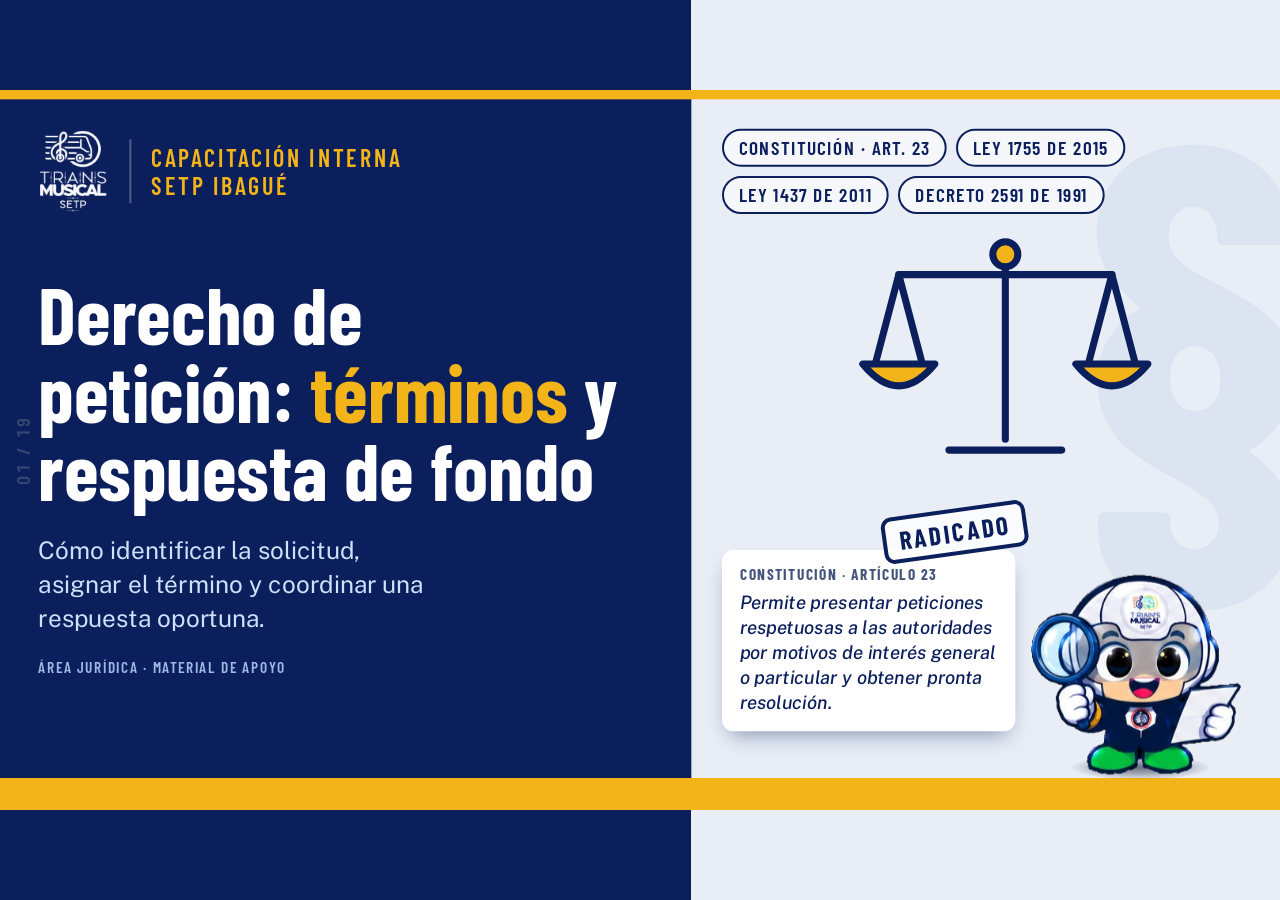
<file: capacitacion.html>
<!DOCTYPE html>
<html lang="es">
<head>
<meta charset="utf-8">
<meta name="viewport" content="width=device-width, initial-scale=1">
<title>Capacitación · Derecho de Petición y Terminal Jurídica</title>
<meta name="description" content="Capacitación SETP: derecho de petición, términos, respuesta de fondo y la Terminal Jurídica.">
<link rel="preconnect" href="https://fonts.googleapis.com">
<link rel="preconnect" href="https://fonts.gstatic.com" crossorigin>
<link rel="stylesheet" href="https://fonts.googleapis.com/css2?family=Barlow:wght@500;600;700;800&family=Barlow+Condensed:wght@500;600;700&family=Public+Sans:wght@400;500;600;700;800&display=swap">
<style>
:root{
  /* paleta real del SETP (la misma de los tableros institucionales: TransMusical SETP + Alcaldía) */
  --navy:#0B1F5C; --navy-2:#123a7a; --navy-deep:#071444; --blue:#159BD6; --blue-soft:#E6F4FB;
  --ocobo:#D62828; --ocobo-soft:#FBE6E6; --gold:#F0A800; --gold-soft:#FEF3DE;
  --cream:#EEF2F9; --paper:#FFFFFF; --ink:#0D1730; --ink-soft:#5B6A88; --line:#E0E6F1;
  --green:#00A830; --green-bg:#E4F6EA; --amber:#B9821C; --amber-bg:#FEF3DE; --red:#D62828; --red-bg:#FBE6E6;
  --shadow: 0 6px 20px rgba(11,31,92,.08), 0 20px 44px -20px rgba(11,31,92,.28);
  color-scheme:light;
}
*{box-sizing:border-box;}
[hidden]{display:none !important;}
html,body{margin:0; height:100%; background:var(--navy); overflow:hidden;}
body{font-family:'Public Sans',system-ui,sans-serif; color:var(--ink);}
h1,h2,h3{font-family:'Barlow',sans-serif; font-weight:800; letter-spacing:-.01em; margin:0; text-wrap:balance;}
.mono{font-family:ui-monospace,monospace; font-variant-numeric:tabular-nums;}
.logo-lockup{display:inline-flex; align-items:center; align-self:flex-start; background:#fff; border-radius:12px; padding:5px 10px; box-shadow:0 6px 16px rgba(0,0,0,.28); flex:none; position:relative; z-index:1;}
.logo-lockup img{height:32px; display:block;}
.foto-marca{position:absolute; inset:0; z-index:-1; overflow:hidden;}
.foto-marca img{position:absolute; inset:0; width:100%; height:100%; object-fit:cover; transform:scale(1.05);}
.foto-marca::after{content:""; position:absolute; inset:0; background:linear-gradient(180deg, rgba(7,20,68,.82) 0%, rgba(11,31,92,.86) 55%, rgba(11,31,92,.96) 100%);}
button{font-family:inherit; cursor:pointer;}
#deck{position:relative; width:100vw; height:100vh; overflow:hidden;}
.slide{position:absolute; inset:0; display:flex; flex-direction:column; padding:6.5vh 6.5vw 10.5vh; opacity:0; pointer-events:none; transition:opacity .5s ease; background:var(--cream); color:var(--ink);}
.slide.activa{opacity:1; pointer-events:auto; z-index:1;}
.slide:not(.activa) *{animation-play-state:paused!important;}      /* las diapositivas que no se ven no gastan animación (había ~35 corriendo escondidas) */
.slide.navy{background:linear-gradient(160deg, var(--navy) 0%, var(--navy-2) 100%); color:var(--cream);}
.slide.cream2{background:linear-gradient(160deg, var(--cream) 0%, #ECE6D8 100%);}

/* -------- entrada escalonada: pausada hasta que la diapositiva esté activa -------- */
.entra{animation: entraKF .65s cubic-bezier(.2,.8,.2,1) both; animation-play-state:paused;}
.slide.activa .entra{animation-play-state:running;}
@keyframes entraKF{ from{opacity:0; transform:translateY(16px);} to{opacity:1; transform:none;} }
.flota{animation:flotarKF 3.6s ease-in-out infinite;}
@keyframes flotarKF{ 0%,100%{transform:translateY(0);} 50%{transform:translateY(-9px);} }
.gira-lento{animation:giraKF 22s linear infinite;}
@keyframes giraKF{ to{transform:rotate(360deg);} }
.pulso-dot{animation:pulsoKF 1.4s ease-in-out infinite;}
@keyframes pulsoKF{ 0%,100%{opacity:.4; transform:scale(.85);} 50%{opacity:1; transform:scale(1.15);} }
@keyframes dibujar{ to{stroke-dashoffset:0;} }
.linea-dibujo{stroke-dasharray:400; stroke-dashoffset:400; animation:dibujar 1.6s ease forwards; animation-play-state:paused;}
.slide.activa .linea-dibujo{animation-play-state:running;}
@keyframes balancearKF{ 0%,100%{transform:rotate(-3deg);} 50%{transform:rotate(3deg);} }
.balancea{animation:balancearKF 4.2s ease-in-out infinite; transform-origin:50% 8%;}
@keyframes petaloCaer{ from{transform:translateY(-10vh) rotate(0deg); opacity:0;} 10%{opacity:.7;} to{transform:translateY(110vh) rotate(340deg); opacity:0;} }
.petalos-fondo{position:absolute; inset:0; overflow:hidden; pointer-events:none; z-index:0;}
.petalos-fondo span{position:absolute; top:0; width:9px; height:9px; border-radius:60% 0; background:var(--ocobo); opacity:.55; animation:petaloCaer linear infinite;}
.escena-viva{position:absolute; inset:0; overflow:hidden; pointer-events:none; z-index:0;}
@keyframes meceKF{ 0%,100%{transform:rotate(-2.2deg);} 50%{transform:rotate(2.2deg);} }
.grid{display:grid; gap:1.4vw;}
.g2{grid-template-columns:1fr 1fr;} .g3{grid-template-columns:repeat(3,1fr);}
.split{display:grid; grid-template-columns:1.05fr .95fr; gap:3vw; align-items:center; flex:1; min-height:0;}
.split .ilustra{display:flex; align-items:center; justify-content:center; height:100%;}
.card{background:var(--paper); border:1px solid var(--line); border-radius:16px; box-shadow:var(--shadow); padding:1.6vw 1.8vw;}
.navy .card{background:rgba(255,255,255,.07); border-color:rgba(255,255,255,.16); backdrop-filter:blur(2px);}
.tabla{width:100%; border-collapse:collapse; font-size:clamp(13px,1.1vw,16px);}
.tabla th{text-align:left; background:var(--navy); color:#fff; padding:1.1vh 1.1vw; font-size:clamp(11px,.85vw,13px); text-transform:uppercase; letter-spacing:.04em;}
.tabla th:first-child{border-radius:10px 0 0 0;} .tabla th:last-child{border-radius:0 10px 0 0;}
.tabla td{padding:1.1vh 1.1vw; border-bottom:1px solid var(--line); background:var(--paper); vertical-align:top;}
.tabla tr:last-child td{border-bottom:none;}
.contraste{display:grid; grid-template-columns:1fr 1fr; gap:1.4vw;}
.contraste .box{border-radius:16px; padding:1.6vw; box-shadow:var(--shadow); display:flex; gap:12px;}
.contraste .no{background:var(--red-bg); border:2px solid var(--red);}
.contraste .si{background:var(--green-bg); border:2px solid var(--green);}
.contraste .tag{font-weight:800; font-size:clamp(12px,1vw,15px); text-transform:uppercase; letter-spacing:.05em; margin-bottom:.7vh; display:block;}
.contraste .no .tag{color:var(--red);} .contraste .si .tag{color:var(--green);}
.contraste blockquote{margin:0; font-size:clamp(12px,1.1vw,17px); line-height:1.5; font-style:italic; color:var(--ink);}
.timeline-v{list-style:none; margin:0; padding:0; display:flex; flex-direction:column; gap:1vh; position:relative;}
.timeline-v::before{content:""; position:absolute; left:17px; top:8px; bottom:8px; width:2px; background:var(--line);}
.navy .timeline-v::before{background:rgba(255,255,255,.2);}
.timeline-v li{display:flex; gap:1vw; align-items:flex-start; font-size:clamp(12px,1.15vw,18px); line-height:1.42; position:relative;}
.timeline-v b.n{flex:none; width:2.1vw; height:2.1vw; min-width:30px; min-height:30px; border-radius:50%; background:var(--navy); color:#fff; font-family:'Barlow',sans-serif; display:flex; align-items:center; justify-content:center; font-size:clamp(12px,1.05vw,16px); z-index:1; box-shadow:0 0 0 5px var(--cream);}
.navy .timeline-v b.n{box-shadow:0 0 0 5px var(--navy-2); background:var(--ocobo);}
.chips-fuente{display:flex; flex-wrap:wrap; gap:.6vw; margin-top:1.2vh;}
.chip-fte{background:var(--gold-soft); color:#6b4d15; font-size:clamp(10px,.85vw,12px); font-weight:700; padding:4px 12px; border-radius:999px;}
.qr-box{display:flex; align-items:center; justify-content:center; gap:3vw; flex:1;}
.qr-box img{width:min(27vw,290px); height:min(27vw,290px); border-radius:18px; box-shadow:var(--shadow); background:#fff; padding:14px;}
.qr-tx{max-width:34vw;}
.qr-tx h2{color:var(--cream); font-size:clamp(24px,2.8vw,42px); margin-bottom:1.6vh;}
.qr-tx p{font-size:clamp(13px,1.2vw,18px); color:var(--blue-soft); line-height:1.5;}
.qr-tx .link{font-family:'IBM Plex Mono',monospace; font-size:clamp(11px,1vw,14px); color:var(--cream); background:rgba(255,255,255,.1); padding:8px 14px; border-radius:8px; display:inline-block; margin-top:1.6vh; word-break:break-all;}
@keyframes mhTwinkle{0%,100%{opacity:.45; transform:scale(.85);} 50%{opacity:1; transform:scale(1.1);}}
@keyframes mhSube{from{opacity:0; transform:translateY(24px);} to{opacity:1; transform:translateY(0);}}
.badge-tema{display:flex; flex-wrap:wrap; gap:.6vw; margin-top:1.4vh;}
.badge-tema span{background:rgba(255,255,255,.14); color:var(--cream); font-size:clamp(10px,.9vw,13px); font-weight:700; padding:5px 14px; border-radius:999px;}
.nav{position:fixed; left:0; right:0; bottom:0; height:60px; display:flex; align-items:center; justify-content:center; gap:14px; background:rgba(1,39,75,.92); backdrop-filter:blur(6px); z-index:50; opacity:0; transition:opacity .3s;}
#deck:hover .nav, .nav.despierto{opacity:1;}
.nav button{background:rgba(255,255,255,.14); color:#fff; border:none; width:38px; height:38px; border-radius:50%; font-size:16px; display:flex; align-items:center; justify-content:center;}
.nav button:hover{background:rgba(255,255,255,.26);}
.nav button:disabled{opacity:.3; cursor:default;}
.nav .cont-n{color:#fff; font-family:'IBM Plex Mono',monospace; font-size:13px; min-width:64px; text-align:center;}
.progreso{position:fixed; left:0; top:0; height:4px; background:var(--ocobo); z-index:60; transition:width .35s ease;}
.speech{position:relative; background:var(--paper); border-radius:14px; padding:12px 16px; font-size:clamp(11px,1.05vw,15px); font-style:italic; box-shadow:var(--shadow); flex:1;}
.speech::after{content:""; position:absolute; left:22px; bottom:-9px; border:9px solid transparent; border-top-color:var(--paper);}
.avatar-mini{width:44px; height:44px; border-radius:50%; flex:none; box-shadow:var(--shadow);}
@media (max-width:900px){
  .g2,.g3,.contraste{grid-template-columns:1fr;}
  .split{grid-template-columns:1fr; gap:1.2vh;}
  .split .ilustra{order:-1; max-height:22vh;}
  .qr-box{flex-direction:column; gap:4vh;}
  .qr-tx{max-width:none; text-align:center;}
  .qr-box img{width:min(56vw,260px); height:min(56vw,260px);}
}
/* ===== panel del anfitrión: pantalla de información de la parada (sala de espera -> ruta del reto -> podio) ===== */
:root{--ease-out:cubic-bezier(.23,1,.32,1); --ease-io:cubic-bezier(.77,0,.175,1);}
#mini-host.mh-panel{position:relative; z-index:3; flex:1.3; display:flex; flex-direction:column; min-height:0; background:rgba(246,248,253,.97); color:var(--ink); padding:clamp(14px,1.5vw,28px) clamp(16px,1.8vw,32px); border:0; border-radius:18px; box-shadow:0 22px 44px -18px rgba(0,0,0,.55), 0 3px 8px rgba(0,0,0,.2);}
.mh-sec{display:flex; flex-direction:column; min-height:0; flex:1;}
.mh-t{margin:0; font-family:Barlow,sans-serif; font-weight:800; font-size:clamp(17px,1.75vw,40px); letter-spacing:-.005em; line-height:1.05; color:var(--navy);}
.mh-p{margin:.8vh 0 1.4vh; font-size:clamp(12px,1.05vw,24px); line-height:1.45; color:var(--ink-soft); max-width:46ch;}
.mh-sub{margin-top:.5vh; font-size:clamp(11px,1vw,23px); font-weight:600; color:var(--ink-soft); line-height:1.3; min-height:1.3em;}
.mh-cab{display:flex; align-items:flex-end; justify-content:space-between; gap:14px; padding-bottom:1.1vh; border-bottom:2px solid var(--navy);}
.mh-contador{display:flex; align-items:baseline; gap:8px; flex:none;}
.mh-contador i{font-style:normal; font-family:Barlow,sans-serif; font-weight:800; font-size:clamp(34px,4.4vw,104px); line-height:.85; color:#1767B8; font-variant-numeric:tabular-nums; display:inline-block; transition:transform .28s var(--ease-out);}
.mh-contador i.sube{transform:translateY(-6%) scale(1.12);}
.mh-contador small{font-size:clamp(10px,.9vw,15px); font-weight:700; color:var(--ink-soft); text-transform:uppercase; letter-spacing:.06em;}
.mh-pin{width:100%; border:1.5px solid #C9D4E8; border-radius:12px; padding:clamp(10px,1.2vh,16px); margin-bottom:10px; font-size:clamp(22px,2.4vw,40px); letter-spacing:.5em; text-align:center; background:#fff; color:var(--navy); font-family:'IBM Plex Mono',monospace;}
.mh-pin:focus{outline:none; border-color:#1767B8; box-shadow:0 0 0 3px rgba(23,103,184,.2);}
.mh-err{color:var(--red); font-size:clamp(11px,.9vw,14px); min-height:1.2em; margin-top:6px; font-weight:700;}
.mh-btn{width:100%; border:0; border-radius:12px; padding:clamp(11px,1.5vh,17px); font-family:Barlow,sans-serif; font-weight:800; font-size:clamp(14px,1.3vw,30px); letter-spacing:.01em; color:#fff; display:flex; align-items:center; justify-content:center; gap:10px; transition:transform .16s var(--ease-out), background-color .2s ease, opacity .2s ease;}
.mh-btn:active{transform:scale(.97);}
.mh-btn:disabled{opacity:.55; cursor:default;}
.mh-btn-navy{background:var(--navy);} .mh-btn-verde{background:#00A22E; margin-top:1.2vh;}
.mh-btn-soft{background:#E9EEF8; color:#33466F; font-size:clamp(12px,1vw,16px); padding:clamp(9px,1.1vh,13px); margin-top:1vh;}
@media (hover:hover) and (pointer:fine){.mh-btn-navy:hover{background:#17306F;} .mh-btn-verde:hover{background:#00B434;} .mh-btn-soft:hover{background:#DCE4F4;}}
.mh-roster{display:flex; flex-wrap:wrap; align-content:flex-start; align-items:flex-start; gap:clamp(6px,.6vw,10px); margin:1.4vh 0 1vh; min-height:34px; overflow:auto; flex:1; scrollbar-width:thin; scrollbar-color:#B7C4DE transparent; padding-right:4px;}
.mh-chip{display:inline-flex; align-items:center; gap:7px; background:#fff; border:1px solid #D5DEEE; border-radius:999px; padding:4px 14px 4px 4px; font-size:clamp(11px,1.02vw,24px); font-weight:700; color:var(--navy); box-shadow:0 1px 2px rgba(11,31,92,.08);}
.mh-vacio{color:#7C8CAB; font-size:clamp(12px,1.05vw,17px); font-weight:600; align-self:center; margin:auto; text-align:center; max-width:30ch; line-height:1.4;}
/* ruta del reto: 10 paradas y la terminal (el podio); el bus avanza con cada pregunta */
.mh-ruta{margin:.4vh 0 1vh; padding:0 4px;}
.rt-linea{position:relative; height:clamp(34px,3.3vw,50px);}
.rt-base,.rt-prog{position:absolute; left:calc(.5 / 11 * 100%); right:calc(.5 / 11 * 100%); top:62%; height:5px; border-radius:3px;}
.rt-base{background:#CBD6EA;}
.rt-prog{background:#1767B8; transform-origin:left center; transform:scaleX(0); transition:transform .8s var(--ease-io);}
.rt-p{position:absolute; top:62%; width:clamp(11px,1vw,16px); height:clamp(11px,1vw,16px); margin:-5px 0 0 calc(clamp(11px,1vw,16px) / -2); border-radius:50%; background:#fff; border:3px solid #B7C4DE; box-sizing:border-box; transition:background-color .4s ease, border-color .4s ease, transform .4s var(--ease-out);}
.rt-p.ok{background:#0B1F5C; border-color:#0B1F5C;}
.rt-p.ya{background:#fff; border-color:#1767B8; transform:scale(1.35);}
.rt-fin{position:absolute; top:62%; transform:translate(-50%,-62%); width:clamp(22px,2vw,34px); height:clamp(22px,2vw,34px); box-sizing:border-box; background:#fff; border:3px solid #CBD6EA; border-radius:50%; display:flex; align-items:center; justify-content:center;}
.rt-fin svg{width:68%; height:68%;}
.rt-bus{position:absolute; top:0; left:0; width:clamp(30px,2.9vw,46px); transform:translateX(calc(var(--bx,0px) - 50%)); transition:transform .8s var(--ease-io);}
.rt-bus svg{display:block; width:100%; height:auto;}
.rt-txt{display:flex; justify-content:space-between; align-items:baseline; font-size:clamp(10px,.88vw,19px); color:var(--ink-soft); font-weight:700; text-transform:uppercase; letter-spacing:.06em;}
.rt-txt b{color:var(--navy); font-family:Barlow,sans-serif; font-size:clamp(13px,1.15vw,27px); letter-spacing:0; text-transform:none;}
.mh-anillo{position:relative; width:clamp(58px,5.4vw,92px); height:clamp(58px,5.4vw,92px); flex:none;}
.mh-podio{display:flex; align-items:flex-end; justify-content:center; gap:clamp(6px,.7vw,12px); flex:1; min-height:0; width:100%;}
.mh-curso .mh-btn{margin-top:1vh;}
@media (prefers-reduced-motion:reduce){.rt-prog,.rt-bus,.rt-p,.mh-contador i{transition:none;}}
.mh-ruta.llego .rt-fin{border:3px solid #F6B91D; box-shadow:none;}

.mh-roster:empty::before{content:"Esperando a que llegue la primera persona…"; color:#7C8CAB; font-size:clamp(12px,1.05vw,17px); font-weight:600; margin:auto; align-self:center; text-align:center; max-width:28ch; line-height:1.4;}
.mh-ped{display:flex; flex-direction:column; align-items:center; width:30%;}
.mh-nom{font-size:calc(clamp(12px,1.12vw,24px) * var(--ps,1)); font-weight:800; line-height:1.1; text-align:center; color:var(--navy); background:#fff; border:2px solid var(--navy); border-radius:14px; padding:.1em .5em; margin:2px 0 3px; max-width:100%; overflow:hidden; display:-webkit-box; -webkit-line-clamp:2; -webkit-box-orient:vertical; word-break:break-word; box-shadow:2px 2px 0 rgba(11,31,92,.22);}
.mh-ped.p1 .mh-nom{font-size:calc(clamp(13px,1.3vw,28px) * var(--ps,1)); background:#FFE9A8;}
.mh-bloque{position:relative; width:100%; border:4px solid var(--navy); border-bottom:0; border-radius:8px 8px 0 0; display:flex; flex-direction:column; align-items:center; justify-content:center; color:var(--navy); font-family:Barlow,sans-serif; box-shadow:4px 0 0 rgba(11,31,92,.3); overflow:hidden;}
.mh-bloque::before{content:""; position:absolute; left:0; right:0; top:0; height:24%; background:rgba(255,255,255,.42);}
.mh-bloque span{position:relative;}
.mh-num{font-weight:900; font-size:calc(clamp(18px,2.1vw,42px) * var(--ps,1)); line-height:1; text-shadow:0 1.5px 0 rgba(255,255,255,.5);}
.mh-pts-ticker{font-size:calc(clamp(11px,1.05vw,22px) * var(--ps,1)); font-weight:800; margin-top:2px;}
.mh-ped{min-width:0;}
.p-oro{background:#F6B91D;} .p-plata{background:#C9D1DC;} .p-bronce{background:#D58A4A;}
</style>
<style>
/* ===================== Presentación lineal: Derecho de petición (SETP · Jurídica) ===================== */
:root{
  --s-navy:#0B1F5C; --s-blue:#2A5BA0; --s-yellow:#F2B418; --s-yellow-d:#8A5F00;
  --s-ink:#0D1730; --s-mut:#44547A; --s-line:#D3DEEF; --s-paper:#fff; --s-fondo:#EEF2F8;
  --ease:cubic-bezier(.23,1,.32,1);
  --f-cond:'Barlow Condensed','Barlow',sans-serif;
}
.progreso{display:none !important;}
/* la barra de navegación sigue en el diseño (la escena del reto mide su altura) pero no se ve ni recibe clics */
#nav{opacity:0 !important; pointer-events:none !important;} #nav *{pointer-events:none !important;}
.slide{transition:opacity .35s ease;}

/* ---------- fondo: la calle del SETP, quieta y tenue ---------- */
#mundo{position:absolute; inset:0; z-index:0; overflow:hidden; pointer-events:none; background:linear-gradient(180deg,#EEF2F8 0%,#E3EAF4 60%,#D2DDEC 100%);}
.stage{position:absolute; left:0; top:0; width:1920px; height:1080px; transform-origin:0 0; transform:translate(var(--ox,0px),var(--oy,0px)) scale(var(--k,1));}
.mu-ciudad{position:absolute; top:640px; height:330px; width:1920px; display:block;}
.mu-ciudad.l{left:-1920px;} .mu-ciudad.r{left:1920px;} .mu-ciudad.c{left:0;}
.mu-av{position:absolute; left:-4000px; right:-4000px; top:970px; height:40px; background:linear-gradient(180deg,#8995AA,#77839A); border-top:4px solid #AEB9CB;}
.mu-acera{position:absolute; left:-4000px; right:-4000px; top:1010px; height:50px; background:linear-gradient(180deg,#D5DCE8,#C3CDDB); border-top:4px solid #EEF2F8;}
.mu-acera::after{content:""; position:absolute; left:0; right:0; bottom:-8px; height:8px; background:#E2B13A;}
.mu-calle{position:absolute; left:-4000px; right:-4000px; top:1068px; bottom:-4000px; background:linear-gradient(180deg,#56627A,#444F66);}

/* ---------- marco de cada diapositiva ---------- */
.slide.c,.slide.cv3{padding:0; display:block; overflow:hidden;}
.slide.c{background:transparent; color:var(--s-navy);}
.c-top{position:absolute; left:57.6px; right:57.6px; top:32.4px; height:124.2px;}
.c-plate{height:100%; display:flex; align-items:center; gap:38.4px; padding:0 38.4px; background:var(--s-navy); color:#fff; border-radius:23.04px; box-shadow:0 10.8px 21.6px -10.8px rgba(11,31,92,.5); border-bottom:9.72px solid var(--s-yellow);}
.c-plate h2{flex:1; min-width:0; margin:0; font:700 82.56px/1.2 var(--f-cond); letter-spacing:0; color:#fff; white-space:nowrap;}
.c-kick{flex:none; max-width:384px; text-align:right; font:600 25.92px/1.15 var(--f-cond); letter-spacing:.08em; text-transform:uppercase; color:#BFD6F5;}
.c-body{position:absolute; left:57.6px; right:57.6px; top:178px; bottom:122px; display:flex; flex-direction:column; gap:23.76px; min-height:0;}
.lado-n{position:fixed; left:13.44px; top:50%; transform:translateY(-50%); z-index:40; font:600 19.2px/1 var(--f-cond); letter-spacing:.14em; color:var(--s-mut); opacity:.75; writing-mode:vertical-rl; transform:translateY(-50%) rotate(180deg); font-variant-numeric:tabular-nums; pointer-events:none;}
.borde{position:fixed; top:0; bottom:0; width:76.8px; z-index:35; cursor:pointer; background:transparent; border:0; padding:0; opacity:0; transition:opacity .2s; color:var(--s-navy); font:700 57.6px/1 var(--f-cond);}
.borde:hover{opacity:.45;}
.borde.izq{left:0;} .borde.der{right:0;}
body.en-quiz .lado-n,body.en-quiz .borde,body.en-quiz #guia-stage{display:none;}
#guia-stage{position:fixed; inset:0; z-index:30; pointer-events:none; overflow:visible;}
#guia-stage .sp-cv{pointer-events:none;}

/* ---------- animación automática, paso a paso ---------- */
.a{opacity:0; transform:translateY(19.44px);}
.slide.activa .a{animation:aKF .75s var(--ease) both; animation-delay:calc(.35s + var(--i, 0) * var(--paso, 1s));}
.slide.final .a{animation:none; opacity:1; transform:none;}
@keyframes aKF{from{opacity:0; transform:translateY(19.44px);} to{opacity:1; transform:none;}}
@keyframes barKF{from{transform:scaleX(0);} to{transform:none;}}
@keyframes sellaKF{0%{opacity:0; transform:rotate(-16deg) scale(2.2);} 60%{opacity:1; transform:rotate(-7deg) scale(.96);} 100%{opacity:1; transform:rotate(-8deg) scale(1);}}
@media (prefers-reduced-motion:reduce){.a{opacity:1; transform:none;} .slide.activa .a,.barra,.dd,.bus-run,.cv3 *{animation:none !important;}}

.card3{background:var(--s-paper); border-radius:26.88px; box-shadow:0 12.96px 28.08px -12.96px rgba(11,31,92,.4); padding:25.92px 34.56px;}
.tag3{display:inline-block; align-self:flex-start; font:700 30.11px/1 var(--f-cond); letter-spacing:.08em; text-transform:uppercase; background:var(--s-navy); color:#fff; padding:9.72px 21.12px; border-radius:9.6px;}
.tx3{margin:0; font:500 37.63px/1.38 'Public Sans',sans-serif; color:var(--s-ink);}
.tx3 b{font-weight:700; color:var(--s-navy);}
.tx3.m{color:var(--s-mut);}
.ej3{margin:0; background:#EFF3FA; border-radius:11.52px; padding:12.96px 19.2px; font:italic 500 33.33px/1.35 'Public Sans',sans-serif; color:var(--s-navy);}
.idea{display:flex; align-items:center; gap:26.88px; background:var(--s-navy); color:#fff; border-radius:23.04px; padding:21.6px 34.56px;}
.idea b{flex:none; font:700 30.11px/1 var(--f-cond); letter-spacing:.08em; text-transform:uppercase; background:var(--s-yellow); color:var(--s-navy); padding:9.72px 19.2px; border-radius:7.68px;}
.idea p{margin:0; font:600 46.23px/1.2 var(--f-cond); color:#fff;}
.nota3{margin:0; font:500 31.18px/1.4 'Public Sans',sans-serif; color:var(--s-mut);}

/* ---------- columnas ---------- */
.g2{flex:1; min-height:0; display:grid; grid-template-columns:1fr 1fr; gap:34.56px;}
.g3{flex:1; min-height:0; display:grid; grid-template-columns:repeat(3,1fr); gap:30.72px;}
.col3{display:flex; flex-direction:column; gap:15.12px;}
.num3{width:90.72px; height:90.72px; border-radius:50%; display:grid; place-items:center; background:var(--s-navy); color:#fff; font:700 55.64px/1 var(--f-cond);}
.h3x{margin:0; font:700 77.41px/1 var(--f-cond); color:var(--s-navy);}

/* ---------- los tres términos ---------- */
.terms{flex:1; min-height:0; display:flex; flex-direction:column; justify-content:space-around; gap:17.28px;}
.term{display:grid; grid-template-columns:134.4px minmax(0,1fr); gap:30.72px; align-items:center;}
.term .n{height:92.88px; display:grid; place-items:center; background:var(--s-navy); color:#fff; border-radius:15.36px; font:700 55.64px/1 var(--f-cond);}
.term .pista{background:#E4EBF6; border-radius:15.36px; height:92.88px; position:relative; overflow:hidden;}
.term .barra{position:absolute; left:0; top:0; bottom:0; display:flex; align-items:center; padding:0 26.88px; background:var(--s-blue); color:#fff; font:700 43.01px/1 var(--f-cond); letter-spacing:.03em; transform:scaleX(0); transform-origin:left center; white-space:nowrap;}
.slide.activa .term .barra{animation:barKF 1.1s var(--ease) both; animation-delay:calc(.6s + var(--i) * 1s);}
.slide.final .term .barra{animation:none; transform:none;}
.term .t{margin-top:8.64px;}
.term .t p{margin:0; font:500 34.41px/1.3 'Public Sans',sans-serif; color:var(--s-mut);}
.term.x1 .barra{width:33.3%;} .term.x2 .barra{width:50%; background:#1F4A8A;} .term.x3 .barra{width:100%; background:var(--s-navy);}

/* ---------- caso práctico ---------- */
.casos{flex:1; min-height:0; display:flex; flex-direction:column; gap:10.8px;}
.caso{display:grid; grid-template-columns:54px minmax(0,1.5fr) auto minmax(0,1fr); gap:23.04px; align-items:center; background:#fff; border-radius:19.2px; padding:0 23.04px; flex:1; box-shadow:0 8.64px 19.44px -10.8px rgba(11,31,92,.35);}
.caso b.n{width:47.52px; height:47.52px; border-radius:50%; display:grid; place-items:center; background:var(--s-fondo); border:2px solid var(--s-line); color:var(--s-mut); font:700 32.26px/1 var(--f-cond);}
.caso .q{font:600 36.56px/1.2 'Public Sans',sans-serif; color:var(--s-ink);}
.caso .d{font:700 51.61px/1 var(--f-cond); color:#fff; background:var(--s-blue); padding:8.64px 21.12px; border-radius:11.52px; opacity:0;}
.slide.activa .caso .d{animation:aKF .6s var(--ease) both; animation-delay:calc(.35s + var(--i) * 1.6s + .8s);}
.slide.final .caso .d{animation:none; opacity:1;}
.caso .w{font:500 29.03px/1.25 'Public Sans',sans-serif; color:var(--s-mut);}

/* ---------- ampliación y plazos ---------- */
.amp3{flex:1; min-height:0; display:grid; grid-template-columns:1.1fr 1fr; gap:34.56px;}
.conds{display:flex; flex-direction:column; gap:12.96px; justify-content:space-between;}
.cond{display:flex; align-items:center; gap:21.12px; background:#fff; border-radius:19.2px; padding:12.96px 23.04px; flex:1; box-shadow:0 8.64px 19.44px -10.8px rgba(11,31,92,.35);}
.cond b{flex:none; width:60.48px; height:60.48px; border-radius:50%; display:grid; place-items:center; background:var(--s-navy); color:#fff; font:700 31.45px/1 var(--f-cond);}
.cond p{margin:0; font:600 35.48px/1.25 'Public Sans',sans-serif; color:var(--s-ink);}
.vis-amp{display:flex; flex-direction:column; justify-content:center; gap:21.6px;}
.vis-amp .pista{position:relative; height:97.2px; background:#E4EBF6; border-radius:15.36px; overflow:hidden;}
.vis-amp .b1,.vis-amp .b2{position:absolute; top:0; bottom:0; display:flex; align-items:center; padding:0 23.04px; font:700 43.01px/1 var(--f-cond); white-space:nowrap;}
.vis-amp .b1{left:0; width:50%; background:var(--s-blue); color:#fff; transform:scaleX(0); transform-origin:left center;}
.vis-amp .b2{left:50%; width:50%; border:5.4px dashed var(--s-navy); border-left:0; color:var(--s-navy); opacity:0;}
.slide.activa .vis-amp .b1{animation:barKF 1s var(--ease) both; animation-delay:calc(.35s + 5 * 1s);}
.slide.activa .vis-amp .b2{animation:aKF .8s var(--ease) both; animation-delay:calc(.35s + 6 * 1s);}
.slide.final .vis-amp .b1{animation:none; transform:none;} .slide.final .vis-amp .b2{animation:none; opacity:1;}
.vis-amp .eje{display:flex; justify-content:space-between; font:600 25.8px/1 var(--f-cond); letter-spacing:.06em; color:var(--s-mut);}

/* ---------- documentos: 10 días + 3 de entrega ---------- */
.dias{display:grid; grid-template-columns:repeat(13,1fr); gap:9.6px;}
.dd{display:grid; place-items:center; height:86.4px; border-radius:13.44px; background:#E4EBF6; color:var(--s-mut); font:700 43.01px/1 var(--f-cond); opacity:.35;}
.dd.cp{background:#FFF0C4;}
.slide.activa .dd{animation:diaKF .5s var(--ease) both; animation-delay:calc(1s + var(--k) * .2s);}
.slide.final .dd{animation:none; opacity:1; background:var(--s-blue); color:#fff;} .slide.final .dd.cp{background:var(--s-yellow); color:var(--s-navy);}
@keyframes diaKF{from{opacity:.35;} to{opacity:1; background:var(--s-blue); color:#fff; transform:translateY(-5.4px);}}
.slide.activa .dd.cp{animation-name:diaCp;}
@keyframes diaCp{from{opacity:.35;} to{opacity:1; background:var(--s-yellow); color:var(--s-navy); transform:translateY(-5.4px);}}
.dleg{display:grid; grid-template-columns:10fr 3fr; gap:9.6px; font:700 27.96px/1 var(--f-cond); letter-spacing:.07em; text-transform:uppercase; color:var(--s-mut);}
.dleg span:last-child{text-align:center;}
.efecto{display:grid; grid-template-columns:1fr 1fr; gap:30.72px;}
.efecto .card3 h4{margin:0 0 6.48px; font:700 51.61px/1 var(--f-cond); color:var(--s-navy);}

/* ---------- gestión de términos ---------- */
.via{flex:1; min-height:0; display:flex; align-items:center; background:#fff; border-radius:26.88px; box-shadow:0 12.96px 28.08px -12.96px rgba(11,31,92,.4); padding:21.6px 38.4px;}
.via .linea{position:absolute; left:10%; right:10%; top:103.68px; height:12.96px; background:#DCE5F3; border-radius:10.8px;}
.via .pasos{position:relative; width:100%; display:grid; grid-template-columns:repeat(5,1fr); padding-top:54px;}
.paso3{display:flex; flex-direction:column; align-items:center; gap:8.64px; text-align:center;}
.paso3 b.c{position:relative; z-index:1; width:112.32px; height:112.32px; border-radius:50%; display:grid; place-items:center; background:var(--s-navy); color:#fff; font:700 48.38px/1 var(--f-cond);}
.paso3 h4{margin:6.48px 0 0; font:700 47.31px/1.1 var(--f-cond); letter-spacing:.03em; text-transform:uppercase; color:var(--s-navy);}
.paso3 p{margin:0; font:500 34.41px/1.3 'Public Sans',sans-serif; color:var(--s-mut);}
.bus-run{position:absolute; top:2.16px; left:10%; width:115.2px; margin-left:-57.6px; pointer-events:none; opacity:0;}
.bus-run svg{display:block; width:100%; height:auto;}
.slide.activa .bus-run{animation:busKF 4s linear both, aKF .4s var(--ease) both; animation-delay:.35s,.35s;}
.slide.final .bus-run{animation:none; opacity:1; left:90%;}
@keyframes busKF{from{left:10%;} to{left:90%;} }

/* ---------- Terminal Jurídica ---------- */
.ter3{flex:1; min-height:0; display:grid; grid-template-columns:1fr 1fr; gap:34.56px;}
.antes3{background:#F1F4F9; position:relative;}
.nota-p{display:inline-block; margin:6.48px 7.68px; padding:12.96px 17.28px; background:#E4EAF3; border-radius:5.76px; font:600 32.26px/1.2 'Public Sans',sans-serif; color:var(--s-navy); box-shadow:0 8.64px 15.12px -6.48px rgba(0,0,0,.3);}
.board3 .fila3{display:grid; grid-template-columns:auto 1fr auto; gap:19.2px; align-items:center; padding:9.72px 7.68px; border-bottom:1px solid var(--s-line);}
.board3 .fila3:last-child{border-bottom:0;}
.board3 .luz3{width:38.88px; height:38.88px; border-radius:50%; background:var(--c);}
.board3 b{display:block; font:700 41.93px/1.15 'Public Sans',sans-serif; color:var(--s-navy);}
.board3 span.s{font:500 30.11px/1.2 'Public Sans',sans-serif; color:var(--s-mut);}
.board3 em{font:700 36.56px/1 var(--f-cond); letter-spacing:.05em; text-transform:uppercase; font-style:normal; padding:7.56px 15.36px; border-radius:9.6px; background:#E4EBF6; color:var(--s-navy);}
.chips3{display:grid; grid-template-columns:repeat(4,1fr); gap:23.04px;}
.chip3{background:#fff; border-radius:19.2px; padding:21.6px 19.2px; box-shadow:0 8.64px 19.44px -10.8px rgba(11,31,92,.35); font:700 45.16px/1.1 var(--f-cond); letter-spacing:.03em; text-transform:uppercase; color:var(--s-navy);}
.chip3 small{display:block; margin-top:6.48px; font:500 30.11px/1.25 'Public Sans',sans-serif; letter-spacing:0; text-transform:none; color:var(--s-mut);}
.aviso3{display:flex; align-items:center; gap:19.2px; background:var(--s-navy); color:#fff; border-radius:19.2px; padding:15.12px 26.88px; font:600 32.64px/1.2 'Public Sans',sans-serif;}
.qr3{flex:1; min-height:0; display:grid; grid-template-columns:auto minmax(0,1fr); gap:57.6px; align-items:center;}
.qr3 .qc{display:flex; flex-direction:column; gap:15.12px; align-items:stretch;}
.qr3 img{width:496.8px; height:496.8px; background:#fff; padding:15.12px; border-radius:26.88px; box-shadow:0 12.96px 28.08px -12.96px rgba(11,31,92,.45); display:block;}
.qr3 .url{background:var(--s-navy); color:#fff; font:600 25.8px/1.25 'Public Sans',sans-serif; padding:12.96px 17.28px; border-radius:11.52px; text-align:center; word-break:break-all;}
.paso4{display:flex; align-items:center; gap:26.88px; background:#fff; border-radius:24.96px; padding:21.6px 26.88px; box-shadow:0 10.8px 21.6px -10.8px rgba(11,31,92,.4);}
.paso4 b{flex:none; width:79.92px; height:79.92px; border-radius:50%; display:grid; place-items:center; background:var(--s-yellow); color:var(--s-navy); font:700 68.81px/1 var(--f-cond);}
.paso4 p{margin:0; font:600 45.16px/1.2 'Public Sans',sans-serif; color:var(--s-navy);}
.paso4 p small{display:block; margin-top:4.32px; font-weight:500; font-size:.72em; color:var(--s-mut);}

/* ---------- normativa ---------- */
.nor3{display:flex; flex-direction:column; gap:15.12px; flex:1; min-height:0;}
.nor3 .r{flex:1; display:flex; align-items:center; gap:26.88px; background:#fff; border-radius:23.04px; padding:0 30.72px; box-shadow:0 10.8px 21.6px -10.8px rgba(11,31,92,.4);}
.nor3 .r b{flex:none; min-width:161.28px; height:86.4px; padding:0 15.36px; display:grid; place-items:center; border-radius:15.36px; background:var(--s-navy); color:#fff; font:700 68.81px/1 var(--f-cond);}
.nor3 h3{margin:0 0 4.32px; font:700 45.16px/1.15 'Public Sans',sans-serif; color:var(--s-navy);}
.nor3 p{margin:0; font:500 32.26px/1.3 'Public Sans',sans-serif; color:var(--s-mut);}

/* ---------- portada jurídica ---------- */
.slide.cv3{background:linear-gradient(90deg,#0B1F5C 0 calc(var(--ox,0px) + 1036.8px * var(--k,1)),#E8EDF6 calc(var(--ox,0px) + 1036.8px * var(--k,1)) 100%); color:#fff;}
.cv3 .stage{display:grid; grid-template-columns:1036.8px 1fr;}
.cv3-izq{display:flex; flex-direction:column; min-height:0; position:relative; z-index:2; background:var(--s-navy);}
.cv3-cab{display:flex; align-items:center; gap:30px; padding:58px 57.6px 0; color:var(--s-yellow); font:600 36px/1.2 var(--f-cond); letter-spacing:.12em; text-transform:uppercase;}
.cv3-cuerpo{flex:1; display:flex; flex-direction:column; justify-content:center; gap:36.72px; padding:0 57.6px 110px;}
.cv3-cuerpo h1{margin:0; font:700 119.04px/.98 var(--f-cond); letter-spacing:0; color:#fff;}
.cv3-cuerpo h1 em{font-style:normal; color:var(--s-yellow);}
.cv3-cuerpo p{margin:0; font-size:36.48px; line-height:1.4; color:#CFE0FA; max-width:28ch;}
.cv3-cuerpo small{font:600 23.04px/1 var(--f-cond); letter-spacing:.09em; text-transform:uppercase; color:#9FB9E6;}
.cv3-der{position:relative; background:#E8EDF6; overflow:hidden; color:var(--s-navy);}
.cv3-der .marca{position:absolute; right:-38.4px; top:-64.8px; font:700 768px/1 var(--f-cond); color:#DCE4F1; pointer-events:none;}
.cv3-der .balanza{position:absolute; left:calc(50% + 30px); top:190px; width:470px; transform:translateX(-50%);}
.cv3-der .balanza .beam{transform-origin:200px 74px; animation:balKF 2.6s var(--ease) .5s both;}
@keyframes balKF{0%{transform:rotate(-7deg);} 35%{transform:rotate(5deg);} 65%{transform:rotate(-2.5deg);} 100%{transform:rotate(0);}}
.cv3-der .doc{position:absolute; left:46px; bottom:118px; width:440px; background:#fff; border-radius:17.28px; padding:23.76px 26.88px; box-shadow:0 15.12px 32.4px -12.96px rgba(11,31,92,.5);}
.cv3-der .doc small{display:block; font:700 23.04px/1.1 var(--f-cond); letter-spacing:.09em; text-transform:uppercase; color:var(--s-mut);}
.cv3-der .doc p{margin:10.8px 0 0; font:italic 500 27.84px/1.35 'Public Sans',sans-serif; color:var(--s-navy);}
.cv3-der .sello{position:absolute; right:-18px; top:-62px; padding:9.72px 19.2px; border:6.48px solid var(--s-navy); border-radius:15.36px; color:var(--s-navy); font:700 38.4px/1 var(--f-cond); letter-spacing:.1em; text-transform:uppercase; background:rgba(255,255,255,.8); transform:rotate(-8deg); opacity:0; animation:sellaKF .5s var(--ease) 1.5s forwards;}
.slide.final .cv3-der .sello{animation:none; opacity:1;}
.cv3-franja{position:absolute; left:-4000px; right:-4000px; bottom:0; height:47.52px; background:var(--s-yellow); z-index:3;}


.g3>.a,.g2>.a,.casos>.a,.terms>.a{display:flex; flex-direction:column;}
.g3>.a>.card3,.g2>.a>.card3,.casos>.a>.caso{flex:1;}
.casos>.a{flex:1;} .terms>.a{flex:1; justify-content:center;}
.ter3>.a>.card3{flex:1;}
.cond{width:100%;}
.nor3>.a{flex:1;} .nor3>.a>.r{flex:1;}
.efecto>.a>.card3{flex:1;}
.g3 .num3{margin-bottom:4.32px;}

.g2 .tx3{font-size:44.08px;} .g2 .ej3{font-size:36.56px;}
.g2 .card3{justify-content:center;}
.g3 .tx3{font-size:40.86px;}
.ter3 .tx3{font-size:37.63px;}
.cond p{font-size:39.78px;}

.g2,.g3,.ter3,.casos,.terms,.amp3,.nor3,.qr3,.via,.conds{min-height:min-content;}
.nota3{background:#fff; border-radius:18px; padding:16px 24px; color:var(--s-ink); font-size:30px; line-height:1.4; box-shadow:0 10px 24px -12px rgba(11,31,92,.35);}
.nota3 b{color:var(--s-navy);}
.cv3-cab{background:none;}

.board3 .nota3{background:none; box-shadow:none; padding:0; font-size:26px;}

.g3 .card3{justify-content:center;}

/* ---- glosario ---- */
.gl{flex:1; min-height:0; display:grid; grid-template-columns:1fr 1fr 400px 1fr 1fr; grid-template-rows:repeat(2,1fr); gap:24px;}
.gl>.a{display:flex;}
.gl-t{flex:1; display:flex; flex-direction:column; gap:14px; background:#fff; border-radius:26px; box-shadow:0 13px 28px -13px rgba(11,31,92,.4); padding:24px 22px;}
.gl-h{display:flex; align-items:center; gap:12px;}
.gl-n{flex:none; width:46px; height:46px; border-radius:50%; display:grid; place-items:center; background:var(--s-navy); color:#fff; font:700 26px/1 var(--f-cond);}
.gl-t h3{margin:0; font:700 40px/1.05 var(--f-cond); letter-spacing:0; color:var(--s-navy);}
.gl-t p{margin:0; font:500 28px/1.32 'Public Sans',sans-serif; color:var(--s-ink);}
.gl-t p b{color:var(--s-navy);}
.slide.activa .gl>.a .gl-n{animation:glNum .6s var(--ease) both; animation-delay:calc(.55s + var(--i, 0) * var(--paso, 1s));}
@keyframes glNum{from{transform:scale(.6);} to{transform:none;}}
.slide.final .gl>.a .gl-n{animation:none;}
.gl-c{flex:1; position:relative; display:flex; flex-direction:column; align-items:center; background:linear-gradient(180deg,#E8EEF8,#DCE6F4); border-radius:26px; padding:34px 18px 22px; overflow:hidden;}
.gl-bal{width:330px; height:auto; flex:none;}
.gl-bal .beam{transform-origin:200px 74px; animation:glSway 3.6s ease-in-out infinite alternate;}
@keyframes glSway{from{transform:rotate(-3.5deg);} to{transform:rotate(3.5deg);}}
.gl-set{flex:1; min-height:0; width:auto; max-width:78%; object-fit:contain; margin-top:6px;}
.gl-cap{flex:none; margin-top:10px; font:700 30px/1 var(--f-cond); letter-spacing:.08em; text-transform:uppercase; color:var(--s-navy);}
@media (prefers-reduced-motion:reduce){.gl-bal .beam{animation:none;}}

.cv3-logo-b{height:128px; width:auto; flex:none;}
.cv3-sep{flex:none; width:3px; height:96px; background:rgba(255,255,255,.28);}
.cv3-tags{position:absolute; left:46px; right:40px; top:58px; display:flex; flex-wrap:wrap; gap:14px; z-index:2;}
.cv3-tags span{padding:8px 22px; border:3px solid var(--s-navy); border-radius:99px; background:rgba(255,255,255,.6); color:var(--s-navy); font:600 29px/1.2 var(--f-cond); letter-spacing:.07em; text-transform:uppercase; opacity:0; animation:aKF .7s var(--ease) both;}
.cv3-tags span:nth-child(1){animation-delay:.35s;} .cv3-tags span:nth-child(2){animation-delay:.6s;} .cv3-tags span:nth-child(3){animation-delay:.85s;} .cv3-tags span:nth-child(4){animation-delay:1.1s;}
.slide.final .cv3-tags span{animation:none; opacity:1;}
.cv3-tope{position:absolute; left:-4000px; right:-4000px; top:0; height:14px; background:var(--s-yellow); z-index:3;}
@media (prefers-reduced-motion:reduce){.cv3-tags span{animation:none; opacity:1;}}
</style>
<link rel="stylesheet" href="setpi/setpi.css">
<link rel="stylesheet" href="setpi/escena.css?v=19">
</head>
<body>
<div class="progreso" id="progreso" style="width:5%"></div>
<div id="deck"></div>
<div class="nav despierto" id="nav">
  <button id="btn-prev" aria-label="Anterior">←</button>
  <span class="cont-n mono" id="nav-cont">1 / 19</span>
  <button id="btn-next" aria-label="Siguiente">→</button>
  <button id="btn-full" aria-label="Pantalla completa" title="Pantalla completa" style="margin-left:10px"></button>
</div>
<script src="setpi/ico.js"></script>
<script src="setpi/net.js?v=16"></script>
<script src="setpi/engine.js"></script>
<script src="setpi/fx.js"></script>
<script src="setpi/bus.js"></script>
<script src="setpi/clips.js?v=19"></script>
<script src="setpi/escena.js?v=19"></script>
<script src="setpi/gente.js?v=18"></script>
<script src="setpi/mundo.js"></script>
<script src="setpi/scenes.js?v=19"></script>
<script src="setpi/director.js?v=19"></script>
<script>
/* ruta del reto: 10 paradas (preguntas) y la terminal (podio); la usan la sala de espera y el juego */
function rutaHTML(){
  let st=""; for(let i=0;i<10;i++) st+=`<b class="rt-p" style="left:${((i+.5)/11*100).toFixed(2)}%"></b>`;
  return `<div class="mh-ruta" role="img" aria-label="Ruta del reto: 10 paradas y la terminal"><div class="rt-linea"><i class="rt-base"></i><i class="rt-prog"></i>${st}<span class="rt-fin" style="left:${(10.5/11*100).toFixed(2)}%">${Ico("trofeo")}</span><span class="rt-bus"><svg viewBox="0 0 62 28" aria-hidden="true">${busG("#1767B8")}</svg></span></div><div class="rt-txt"><span>Ruta del reto</span><b class="rt-b">Salida</b></div></div>`;
}
function rutaPon(idx){
  rutaPon.last = idx;
  const pos=((Math.max(idx,0)+.5)/11*100)+"%", t=idx<0?"Salida":idx<10?"Parada "+(idx+1)+" de 10":"Terminal: el podio";
  document.querySelectorAll(".mh-ruta").forEach(r=>{
    r.classList.toggle("llego",idx>=10);
    r.querySelectorAll(".rt-p").forEach((p,i)=>{ p.classList.toggle("ok",i<idx); p.classList.toggle("ya",i===idx); });
    const W = r.querySelector(".rt-linea").clientWidth, fr = (idx>=10 ? 10.5 : idx<0 ? .22 : idx+.5) / 11;
    r.querySelector(".rt-bus").style.setProperty("--bx", (fr * W).toFixed(1) + "px");
    r.querySelector(".rt-prog").style.transform = "scaleX(" + Math.max(0, Math.min(1, (fr - .5/11) / (10/11))).toFixed(3) + ")";
    r.querySelector(".rt-b").textContent = t;
  });
}
window.addEventListener("resize", ()=>{ if(rutaPon.last !== undefined) rutaPon(rutaPon.last); });
function busG(color){ return `<rect x="1" y="2" width="60" height="22" rx="5" fill="${color}"/><rect x="1" y="14.5" width="60" height="3" fill="#D6488E"/>${[5,14,23,32,41].map(x=>`<rect x="${x}" y="6" width="7.5" height="7" rx="1.5" fill="#CDE5F7"/>`).join("")}<rect x="50" y="5.5" width="8.5" height="9" rx="1.5" fill="#AACDEC"/><circle cx="60.5" cy="19.5" r="1.6" fill="#FFE282"/>${[12,49].map(x=>`<circle cx="${x}" cy="25" r="4.6" fill="#141E2C"/><circle cx="${x}" cy="25" r="1.9" fill="#96A0AF"/>`).join("")}`; }

/* ===================== Presentación lineal: Derecho de petición (SETP · Jurídica) =====================
   Cada diapositiva se anima sola, paso a paso, y se avanza con una sola tecla por diapositiva. Contenido: material de apoyo del Área Jurídica. */
const $ = (s, r = document) => r.querySelector(s), $$ = (s, r = document) => [...r.querySelectorAll(s)];
const SLIDES = [];
function slide(id, cls, html) { SLIDES.push({ id, cls: cls || "", html }); }
const A = (i, h, c = "", st = "") => `<div class="a ${c}" style="--i:${i};${st}">${h}</div>`;
function C(id, titulo, kick, body, bodyStyle = "") {
  const fs = Math.min(4.3, 64 / (titulo.length * .4)).toFixed(2);
  slide(id, "c", `<div class="stage"><div class="c-top"><div class="c-plate"><h2 style="font-size:${(fs * 19.2).toFixed(1)}px">${titulo}</h2><span class="c-kick">${kick}</span></div></div><div class="c-body" style="${bodyStyle}">${body}</div></div>`);
}
const idea = (r, t) => `<div class="idea"><b>${r}</b><p>${t}</p></div>`;
const card = (tag, cuerpo) => `<div class="card3 col3">${tag ? `<span class="tag3">${tag}</span>` : ""}${cuerpo}</div>`;

/* ---------- portada: el tema es jurídico ---------- */
slide("cover", "cv3", `<div class="stage">
  <div class="cv3-izq">
    <div class="cv3-cab"><img class="cv3-logo-b" src="img/setp-logo-blanco.png" alt="TransMusical SETP"><span class="cv3-sep"></span><span>Capacitación interna<br>SETP Ibagué</span></div>
    <div class="cv3-cuerpo">
      <h1>Derecho de petición: <em>términos</em> y respuesta de fondo</h1>
      <p>Cómo identificar la solicitud, asignar el término y coordinar una respuesta oportuna.</p>
      <small>Área Jurídica · Material de apoyo</small>
    </div>
  </div>
  <div class="cv3-der">
    <div class="cv3-tags"><span>Constitución · art. 23</span><span>Ley 1755 de 2015</span><span>Ley 1437 de 2011</span><span>Decreto 2591 de 1991</span></div>
    <div class="marca" aria-hidden="true">§</div>
    <svg class="balanza" viewBox="0 0 400 330" aria-hidden="true"><g fill="none" stroke="#0B1F5C" stroke-width="9" stroke-linecap="round" stroke-linejoin="round">
      <path d="M200 60V284"/><path d="M128 298H272"/>
      <g class="beam"><path d="M64 74H336"/><path d="M64 74L34 188M64 74L94 188"/><path d="M336 74L306 188M336 74L366 188"/><path d="M18 188H110Q64 244 18 188Z" fill="#F2B418"/><path d="M290 188H382Q336 244 290 188Z" fill="#F2B418"/></g>
      <circle cx="200" cy="48" r="16" fill="#F2B418"/></g></svg>
    <div class="doc"><div class="sello">Radicado</div><small>Constitución · artículo 23</small><p>Permite presentar peticiones respetuosas a las autoridades por motivos de interés general o particular y obtener pronta resolución.</p></div>
  </div>
  <div class="cv3-tope"></div><div class="cv3-franja"></div>
</div>`);

/* ---------- 1. objetivo ---------- */
C("objetivo", "¿Qué buscamos con esta capacitación?", "Objetivo",
  `<div class="g3">${[["1", "Identificar", "Reconocer qué está solicitando realmente la persona."], ["2", "Clasificar", "Distinguir información, consulta y solicitudes generales."], ["3", "Coordinar", "Dar tiempo suficiente para elaborar y comunicar una respuesta completa."]].map((c, i) => A(i, `<div class="card3 col3"><b class="num3">${c[0]}</b><h3 class="h3x">${c[1]}</h3><p class="tx3 m">${c[2]}</p></div>`)).join("")}</div>` +
  A(3, idea("Idea central", "El término no se define solo por el título del escrito, sino por su contenido y por las normas aplicables.")));

/* ---------- 2. fundamento ---------- */
C("fundamento", "¿Qué es el derecho de petición?", "Fundamento constitucional y legal",
  `<div class="g2">` +
  A(0, card("Constitución Política · artículo 23", `<p class="tx3">Permite presentar peticiones respetuosas a las autoridades por motivos de interés general o particular y obtener pronta resolución.</p>`)) +
  A(1, card("Ley 1755 de 2015 · artículos 13 y 14", `<p class="tx3">No es necesario escribir «derecho de petición» para que la actuación pueda estar protegida por este derecho. Se debe revisar el contenido y el trámite aplicable.</p>`)) +
  `</div>` + A(2, idea("Para recordar", "No todo mensaje se clasifica automáticamente igual: analiza qué pide, para qué lo pide y si existe un procedimiento o término especial.")));

/* ---------- 3. los tres términos ---------- */
const term = (i, n, cls, label, txt) => A(i, `<div class="term ${cls}"><div class="n">${n}</div><div><div class="pista"><span class="barra">${label}</span></div><div class="t"><p>${txt}</p></div></div></div>`);
C("terminos", "Los tres términos del artículo 14", "Ley 1755 de 2015",
  `<div class="terms">` + term(0, 10, "x1", "10 días hábiles*", "Peticiones de información y documentos.") + term(1, 15, "x2", "15 días hábiles*", "Regla general: solicitudes que no tengan un término especial aplicable.") + term(2, 30, "x3", "30 días hábiles*", "Consultas a las autoridades sobre materias a su cargo.") + `</div>` +
  A(3, `<p class="nota3">*Como regla general, los términos administrativos se cuentan en días hábiles, verificando siempre la norma especial aplicable y el calendario oficial.</p>`) +
  A(4, idea("En la práctica", "Primero clasifica la solicitud; después asigna el término.")));

/* ---------- 4. información o consulta ---------- */
C("clasificar", "Información o consulta: ¿cuál es la diferencia?", "Clasificación práctica",
  `<div class="g2">` +
  A(0, card("Información / documentos · 10 días", `<p class="tx3">La persona pide algo que la entidad tiene o puede identificar como información existente.</p><p class="ej3">«Solicito copia del contrato 025».</p><p class="ej3">«¿Cuál es el estado actual del contrato?»</p>`)) +
  A(1, card("Consulta · 30 días", `<p class="tx3">La persona pide el concepto, opinión o pronunciamiento de la autoridad sobre materias relacionadas con sus atribuciones.</p><p class="ej3">«¿Cuál es el criterio de la entidad sobre la posibilidad de modificar el contrato en estas circunstancias?»</p>`)) +
  `</div>` + A(2, idea("Ojo", "La palabra usada por el ciudadano no decide por sí sola: importa la finalidad real de la solicitud.")), "--paso:1.2s");

/* ---------- 5. materias a su cargo ---------- */
C("materias", "¿Qué significa «materias a su cargo»?", "Consultas · artículo 14.2",
  A(0, `<p class="tx3"><b>Se refiere a asuntos que están dentro de las funciones y competencias legales de la entidad.</b></p>`) +
  `<div class="g2">` +
  A(1, card("Sí podría ser consulta", `<p class="tx3">Pedir un concepto de la entidad sobre un asunto técnico, administrativo o jurídico que corresponda a sus funciones.</p>`)) +
  A(2, card("No es automáticamente consulta", `<p class="tx3">Pedir copia de un concepto que ya existe, consultar el estado de un trámite o solicitar que se adopte una decisión concreta.</p>`)) +
  `</div>` + A(3, idea("Recuerda", "La consulta no es cualquier pregunta: debe buscar un pronunciamiento sobre una materia de competencia de la autoridad.")));

/* ---------- 6. caso práctico ---------- */
const caso = (i, n, q, d, w) => A(i + 1, `<div class="caso"><b class="n">${n}</b><span class="q">${q}</span><span class="d">${d}</span><span class="w">${w}</span></div>`);
C("caso", "Caso práctico: una petición con varios puntos", "Aplicación de términos",
  A(0, `<p class="tx3"><b>Una persona presenta un único escrito y solicita:</b></p>`) +
  `<div class="casos">` + caso(0, 1, "Copia del contrato 025 de 2026.", "10 días", "Información / documentos") + caso(1, 2, "Copia de los estudios previos.", "10 días", "Información / documentos") + caso(2, 3, "El estado actual del contrato.", "10 días", "En principio, información") + caso(3, 4, "Un concepto sobre la posibilidad de modificarlo.", "30 días", "Podría ser consulta") + caso(4, 5, "Que la entidad efectúe la modificación.", "15 días", "Regla general, salvo norma especial") + `</div>` +
  A(6, idea("Ojo", "No hay una regla expresa en el artículo 14 que asigne un único término a toda petición mixta: analiza cada pretensión.")), "--paso:1.6s");

/* ---------- 7. respuesta de fondo ---------- */
C("fondo", "¿Qué significa responder «de fondo»?", "Calidad de la respuesta",
  `<div class="g3">${[["Clara", "Se entiende sin ambigüedades y explica la decisión o información entregada."], ["Precisa y congruente", "Responde los puntos planteados, sin desviarse ni dejar solicitudes sin abordar."], ["Oportuna", "Se comunica dentro del término legal aplicable."]].map((c, i) => A(i, `<div class="card3 col3"><b class="num3">${i + 1}</b><h3 class="h3x" style="font-size:55.68px">${c[0]}</h3><p class="tx3 m">${c[1]}</p></div>`)).join("")}</div>` +
  A(3, `<div class="card3"><p class="tx3"><b>Una respuesta de fondo no tiene que ser favorable.</b> Sí debe abordar realmente lo solicitado y explicar lo que corresponda.</p></div>`) +
  A(4, idea("Ojo", "Responder a tiempo, pero sin contestar la pregunta, puede vulnerar el derecho de petición.")));

/* ---------- 8. ampliación del término ---------- */
const cond = (i, n, t) => A(i, `<div class="cond"><b>${n}</b><p>${t}</p></div>`, "", "display:flex");
C("ampliacion", "¿Se puede ampliar el término?", "Artículo 14 · parágrafo",
  A(0, `<p class="tx3"><b>Sí, excepcionalmente; no basta con decir que hay mucho trabajo.</b></p>`) +
  `<div class="amp3"><div class="conds">` + cond(1, 1, "Debe informarse antes de que venza el término inicial.") + cond(2, 2, "Se deben explicar las razones concretas de la demora.") + cond(3, 3, "Debe señalarse un plazo razonable para responder.") + cond(4, 4, "El nuevo plazo no puede exceder el doble del término inicialmente previsto.") + `</div>` +
  `<div class="vis-amp"><div class="pista"><span class="b1">15 días</span><span class="b2">hasta 30</span></div><div class="eje"><span>0</span><span>15</span><span>30 · tope: el doble</span></div>` + A(7, `<p class="tx3 m"><b>Ejemplo.</b> Si el término inicial es de 15 días, el plazo adicional no puede llevar el total más allá del doble del término inicial.</p>`) + `</div></div>`);

/* ---------- 9. documentos sin respuesta ---------- */
C("documentos", "¿Qué pasa si no responden una solicitud de documentos?", "Artículo 14.1",
  A(0, `<p class="tx3"><b>Si transcurren 10 días sin respuesta</b> a una petición de información o documentos, opera la consecuencia prevista en el artículo 14.1.</p>`) +
  A(0, `<div class="dias">${Array.from({ length: 13 }, (_, k) => `<div class="dd${k >= 10 ? " cp" : ""}" style="--k:${k}">${k < 10 ? k + 1 : "+" + (k - 9)}</div>`).join("")}</div><div class="dleg" style="margin-top:10.8px"><span>10 días sin respuesta</span><span>Copias</span></div>`) +
  `<div class="efecto">` + A(4, `<div class="card3"><h4>Efecto legal</h4><p class="tx3 m">La solicitud se entiende aceptada para efectos legales y la administración no puede negar la entrega por esa razón.</p></div>`, "", "display:flex") +
  A(5, `<div class="card3"><h4>Entrega de copias</h4><p class="tx3 m">Las copias deben entregarse dentro de los tres días siguientes, conforme al texto legal.</p></div>`, "", "display:flex") + `</div>` +
  A(6, `<p class="nota3"><b>Siempre verifica</b> si existe una restricción legal de acceso o una reserva aplicable al documento solicitado.</p>`));

/* ---------- 10. recursos ---------- */
C("recursos", "¿Procede un recurso contra la respuesta?", "Distinción importante",
  `<div class="g2">` +
  A(0, card("No contra el derecho de petición como tal", `<p class="tx3">El desacuerdo con una respuesta no genera automáticamente un recurso administrativo.</p>`)) +
  A(1, card("Depende del contenido", `<p class="tx3">Si la respuesta contiene una decisión definitiva que constituye acto administrativo, analiza si proceden reposición, apelación u otros mecanismos según la ley.</p>`)) +
  `</div>` + A(2, idea("Tutela", "Si no contestaron de fondo o no respondieron, el problema puede ser una vulneración del derecho de petición; según el caso, puede acudirse a la acción de tutela.")));

/* ---------- 11. tutelas ---------- */
C("tutelas", "¿Por qué también hay que priorizar las tutelas?", "Coordinación interna",
  `<div style="flex:1;min-height:0;display:flex;flex-direction:column;gap:12.96px">` +
  cond(0, 1, "El juez fija el término para rendir informe o aportar la información requerida; debe revisarse de inmediato la notificación.") +
  cond(1, 2, "La Constitución prevé que la tutela se resuelva en un término máximo de 10 días desde su presentación.") +
  cond(2, 3, "No debe afirmarse que toda tutela tiene automáticamente 48 horas para contestarse: el plazo concreto depende de la orden judicial y del trámite.") +
  cond(3, 4, "Una respuesta tardía o incompleta puede aumentar el riesgo de órdenes judiciales e incidentes de desacato.") + `</div>` +
  A(4, idea("Regla operativa", "Al recibir una tutela, remitir de inmediato a Jurídica y al área que tenga la información o los soportes.")));

/* ---------- 12. gestión de términos ---------- */
const BUS = '<svg viewBox="0 0 62 28" aria-hidden="true">' + busG("#0B1F5C") + '</svg>';
const paso3 = (i, n, t, d) => A(i, `<div class="paso3"><b class="c">${n}</b><h4>${t}</h4><p>${d}</p></div>`);
C("gestion", "¿Por qué Jurídica puede pedir respuesta interna inmediata?", "Gestión de términos",
  `<div class="via"><div class="pasos"><div class="linea"></div><div class="bus-run">${BUS}</div>` +
  paso3(0, 1, "Recepción", "Registrar fecha y anexos.") + paso3(1, 2, "Clasificación", "Identificar tipo de petición y término.") + paso3(2, 3, "Área competente", "Recopilar información y soportes.") + paso3(3, 4, "Jurídica", "Analizar, redactar y revisar.") + paso3(4, 5, "Firma y envío", "Aprobar y comunicar antes del vencimiento.") +
  `</div></div>` + A(6, idea("Plazo interno", "Puede ser más corto que el plazo legal para permitir análisis, revisión, firma y notificación. No cambia el término legal: organiza el trabajo para cumplirlo.")));

/* ---------- Terminal Jurídica ---------- */
C("terminal", "La Terminal Jurídica", "Herramienta del Área Jurídica",
  `<div class="ter3">` +
  A(0, `<div class="card3 antes3 col3" style="height:100%"><span class="tag3">Antes</span><p class="tx3">Los plazos vivían en la cabeza de cada persona. Nadie más sabía qué estaba por vencer.</p><div><span class="nota-p">¿Cuándo vence?</span><span class="nota-p">¿Quién lo tiene?</span><span class="nota-p">Se me pasó el plazo</span></div></div>`, "", "display:flex") +
  A(1, `<div class="card3 board3 col3" style="height:100%"><span class="tag3">Ahora</span><p class="tx3">Semáforo, fecha límite y responsable visibles para todo el equipo, con aviso automático.</p><div><div class="fila3" style="--c:#B83A2E"><i class="luz3"></i><div><b>Solicitud de documentos</b></div><em>Vence hoy</em></div><div class="fila3" style="--c:#E6A800"><i class="luz3"></i><div><b>Consulta sobre un contrato</b></div><em>3 días</em></div><div class="fila3" style="--c:#2E8B57"><i class="luz3"></i><div><b>Solicitud de información</b></div><em>8 días</em></div><p class="nota3" style="margin-top:8.64px">Datos de ejemplo.</p></div></div>`, "", "display:flex") +
  `</div><div class="chips3">` + [["Mesa de casos", "Cada quien registra y edita lo suyo."], ["Vista general", "Todos consultan el equipo, con filtros."], ["Recordatorios", "Automáticos, días hábiles, 8:00 a.m."], ["Normativa", "Las normas a la mano."]].map((c, i) => A(2 + i * .5, `<div class="chip3">${c[0]}<small>${c[1]}</small></div>`)).join("") + `</div>`, "--paso:1.3s");

C("demoqr", "Pruébala ahora", "Terminal Jurídica",
  `<div class="qr3">` + A(0, `<div class="qc"><img src="qr_herramienta.png" alt="Código QR de acceso a la Terminal Jurídica"><span class="url">mtricasfrias.github.io/terminal-juridica-web</span></div>`) +
  `<div style="display:flex;flex-direction:column;gap:17.28px">` + [["1", "Escanea el código", "Con la cámara de tu celular."], ["2", "Elige «Entrar solo a consultar»", "No necesitas usuario ni clave."], ["3", "Recorre la Vista general", "Y revisa la pestaña Normativa."]].map((c, i) => A(i + 1, `<div class="paso4"><b>${c[0]}</b><p>${c[1]}<small>${c[2]}</small></p></div>`)).join("") + `</div></div>`);

/* ---------- glosario: tarjetas a los lados y, en el centro, la balanza con SETPI y su lupa; todo sube solo, paso a paso ---------- */
const glTile = (n, t, d) => `<div class="gl-t"><div class="gl-h"><b class="gl-n">${n}</b><h3>${t}</h3></div><p>${d}</p></div>`;
const BAL = '<svg class="gl-bal" viewBox="0 0 400 330" aria-hidden="true"><g fill="none" stroke="#0B1F5C" stroke-width="9" stroke-linecap="round" stroke-linejoin="round"><path d="M200 60V284"/><path d="M128 298H272"/><g class="beam"><path d="M64 74H336"/><path d="M64 74L34 188M64 74L94 188"/><path d="M336 74L306 188M336 74L366 188"/><path d="M18 188H110Q64 244 18 188Z" fill="#F2B418"/><path d="M290 188H382Q336 244 290 188Z" fill="#F2B418"/></g><circle cx="200" cy="48" r="16" fill="#F2B418"/></g></svg>';
const glosario = (id, parte, rango, lista) => C(id, "Glosario de términos clave", parte, `<div class="gl">` +
  A(0, `<div class="gl-c">${BAL}<img class="gl-set" src="setpi/f/lupa_3.webp" alt="SETPI con una lupa"><span class="gl-cap">${rango}</span></div>`, "", "grid-column:3;grid-row:1/3") +
  lista.map((x, i) => A(i + 1, glTile(x[0], x[1], x[2]), "", `grid-column:${(i < 4 ? 1 : 4) + (i % 2)};grid-row:${Math.floor((i % 4) / 2) + 1};--paso:.95s`)).join("") + `</div>`);
glosario("glosario1", "Parte 1 de 2", "Términos 1 a 8", [[1, "Derecho de petición", "Pedir algo a una entidad y recibir una respuesta oportuna y de fondo."], [2, "PQR", "Peticiones, quejas y reclamos: forma de clasificar lo que presentan las personas."], [3, "Petición", "Solicitud de información, de documentos o de atención a un asunto."], [4, "Queja", "Inconformidad por una situación, conducta o atención recibida."], [5, "Reclamo", "Inconformidad porque algo no se cumplió bien; se pide revisarlo o solucionarlo."], [6, "Consulta", "Pide a la entidad su opinión sobre un tema de sus funciones. Regla general: <b>30 días hábiles</b>."], [7, "Concepto", "Opinión o explicación que da la entidad tras analizar una consulta."], [8, "Competencia", "Asuntos que le corresponde atender a la entidad según sus funciones."]]);
glosario("glosario2", "Parte 2 de 2", "Términos 9 a 16", [[9, "Respuesta de fondo", "Contesta realmente lo que la persona solicitó."], [10, "Prórroga", "Más plazo para responder, cuando se cumplen los requisitos legales."], [11, "Acto administrativo", "Decisión oficial de una entidad pública que produce efectos legales."], [12, "Requerimiento", "Solicitud formal para entregar información, documentos o cumplir una actuación."], [13, "Traslado por competencia", "Enviar la solicitud a la entidad que sí debe atenderla."], [14, "Recurso", "Mecanismo para pedir que se revise una decisión, cuando la ley lo permite."], [15, "Tutela", "Mecanismo judicial para proteger derechos fundamentales, si se cumplen los requisitos."], [16, "Trazabilidad", "Conocer el recorrido de una solicitud desde que llega hasta que se responde o se cierra."]]);

/* ---------- normativa de referencia ---------- */
C("normativa", "Normativa de referencia", "Fuentes para consulta",
  `<div class="nor3">` + [["C. P.", "Constitución Política de Colombia", "Artículos 23 y 86."], ["1755", "Ley 1755 de 2015", "Artículos 13, 14, 15 y 16."], ["1437", "Ley 1437 de 2011 (CPACA)", "Especialmente las disposiciones aplicables a actuaciones y recursos administrativos."], ["2591", "Decreto 2591 de 1991", "Trámite y cumplimiento de las decisiones de tutela."]].map((c, i) => A(i, `<div class="r" style="height:100%"><b>${c[0]}</b><div><h3>${c[1]}</h3><p>${c[2]}</p></div></div>`, "", "display:flex;flex:1")).join("") + `</div>` +
  A(4, `<p class="nota3">Antes de usar el material, verificar el texto vigente y cualquier régimen especial aplicable al asunto concreto. Material de apoyo para capacitación interna; no reemplaza el análisis jurídico de cada caso.</p>`));

/* ===================== fondo de la calle del SETP (quieto) ===================== */
function crearMundo() {
  const m = document.createElement("div"); m.id = "mundo"; m.setAttribute("aria-hidden", "true");
  const edif = [[18, 74, 96, 0], [104, 54, 134, 1], [168, 90, 82, 2], [266, 62, 152, 0], [336, 92, 108, 1], [438, 58, 128, 2], [506, 104, 90, 0], [640, 50, 118, 1], [930, 70, 110, 2], [1010, 60, 150, 0], [1170, 66, 122, 2], [1244, 84, 98, 0], [1338, 58, 142, 1], [1404, 98, 86, 2], [1514, 72, 114, 0]], col = ["#BCC9DD", "#B0BFD6", "#C6D1E2"]; let v = "";
  edif.forEach(([x, w, h, c], i) => { const y = 300 - h; v += `<rect x="${x}" y="${y}" width="${w}" height="${h}" fill="${col[c]}"/>`; for (let r = 0; r < Math.floor((h - 10) / 24); r++) for (let k = 0; k < Math.floor((w - 8) / 22); k++) v += `<rect x="${x + 8 + k * 22}" y="${y + 10 + r * 24}" width="10" height="12" rx="1" fill="${((i * 7 + r * 3 + k * 5) % 4) === 0 ? "#F4F7FB" : "#E2E9F3"}" opacity=".85"/>`; });
  const ciudad = c => `<svg class="mu-ciudad ${c}" viewBox="0 0 1600 300" preserveAspectRatio="none"><polygon points="0,170 190,126 380,160 580,108 790,150 1000,118 1200,156 1410,114 1600,148 1600,300 0,300" fill="#CFD9E8"/>${v}</svg>`;
  m.innerHTML = `<div class="stage">${ciudad("l")}${ciudad("c")}${ciudad("r")}<div class="mu-av"></div><div class="mu-acera"></div><div class="mu-calle"></div></div>`;
  deck.prepend(m);
}

/* ===================== SETPI: presencia discreta ===================== */
const Guia = (() => {
  let A_ = null, ok = false, activo = true, raf = 0, last = 0, tim = 0; const cola = [];
  const H = () => innerHeight, W = () => innerWidth, cuando = f => ok ? f() : cola.push(f);
  function init() {
    if (!(window.Setpi && Setpi.Frames && Setpi.Actor)) return; Setpi.base = "setpi/";
    Setpi.Frames.load("setpi/").then(() => { A_ = new Setpi.Actor(document.getElementById("guia-stage")); A_.setCap(Math.max(240, H() * .4)); ok = true; A_.show(true); A_.rest("F"); const f = ts => { raf = requestAnimationFrame(f); if (!activo || document.hidden) { last = 0; return; } const dt = Math.min(.05, (ts - (last || ts)) / 1000); last = ts; A_.update(dt); }; raf = requestAnimationFrame(f); cola.splice(0).forEach(g => g()); }).catch(() => { });
  }
  async function clip(fr) { if (!ok) return; try { A_.cancel(); await A_.play(fr); } catch (e) { return; } A_.rest("F"); }
  function poner(x, y, s) { cuando(() => { A_.cancel(); A_.show(true); A_.setS(s); A_.place(x, y); A_.face(1); A_.rest("F"); }); }
  return {
    init, activo(v) { activo = v; clearTimeout(tim); if (!v) cuando(() => A_.cancel()); },
    portada() { const S = 340, [x, y] = LZ(1920 - S * .5 - 40, 1018); poner(x, y, S * __lz.k); clearTimeout(tim); const ciclo = () => { clip(Setpi.C.lupa()); tim = setTimeout(ciclo, 11000); }; tim = setTimeout(ciclo, 2200); },
    ocultar() { clearTimeout(tim); cuando(() => { A_.cancel(); A_.show(false); }); },
    casa() { const S = 96, [x, y] = LZ(1920 - S * .5 - 14, 1054); poner(x, y, S * __lz.k); clearTimeout(tim); tim = setTimeout(() => cuando(() => clip(Setpi.C.present())), 1600); }
  };
})();

/* ===================== lienzo de 1920x1080 escalado a cualquier pantalla (nada se sobrepone) ===================== */
function escala() {
  const W = innerWidth, H = innerHeight, k = Math.min(W / 1920, H / 1080), ox = (W - 1920 * k) / 2, oy = (H - 1080 * k) / 2, r = document.documentElement.style;
  r.setProperty("--k", k.toFixed(5)); r.setProperty("--ox", ox.toFixed(2) + "px"); r.setProperty("--oy", oy.toFixed(2) + "px"); window.__lz = { k, ox, oy };
}
const LZ = (x, y) => [__lz.ox + x * __lz.k, __lz.oy + y * __lz.k];

/* ===================== arranque ===================== */
function montar() {
  escala(); crearMundo();
  const gs = document.createElement("div"); gs.id = "guia-stage"; gs.className = "setpi-stage"; gs.setAttribute("aria-hidden", "true"); document.body.appendChild(gs); Guia.init();
  const n = document.createElement("div"); n.className = "lado-n"; n.id = "lado-n"; document.body.appendChild(n);
  [["izq", "‹", "Diapositiva anterior"], ["der", "›", "Diapositiva siguiente"]].forEach(([c, t, a]) => { const b = document.createElement("button"); b.className = "borde " + c; b.textContent = t; b.setAttribute("aria-label", a); b.addEventListener("click", () => c === "izq" ? ir(IDX - 1, true) : ir(IDX + 1)); document.body.appendChild(b); });
  window.addEventListener("keydown", e => { if (/INPUT|TEXTAREA/.test((e.target || {}).tagName || "")) return; if (e.key === "f" || e.key === "F") { if (!document.fullscreenElement) document.documentElement.requestFullscreen().catch(() => { }); else document.exitFullscreen(); } });
  window.addEventListener("resize", () => { escala(); const id = SLIDES[IDX] && SLIDES[IDX].id; if (id === "cover") Guia.portada(); else if (id && id.indexOf("glosario") === 0) Guia.ocultar(); else if (id && id !== "cuestionario") Guia.casa(); });
}
window.onSlide = function (i) {
  const id = SLIDES[i].id, b = document.body.classList;
  b.toggle("en-cover", id === "cover"); b.toggle("en-quiz", id === "cuestionario");
  const n = document.getElementById("lado-n"); if (n) n.textContent = String(i + 1).padStart(2, "0") + " / " + SLIDES.length;
  Guia.activo(id !== "cuestionario");
  if (id === "cover") Guia.portada(); else if (id.indexOf("glosario") === 0) Guia.ocultar(); else if (id !== "cuestionario") Guia.casa();
};

slide("cuestionario","dia",`
  ${escena19()}
  <div class="setpi-stage" id="setpi-stage" aria-hidden="true"></div>
  <div class="split" style="align-items:stretch; gap:2.4vw">
    <div class="cont" id="stage-cont" style="justify-content:space-between; position:relative;">
      <div class="s19-cab entra" style="animation-delay:.05s">
        <div class="s19-led">
          <div class="s19-ruta"><span class="s19-num" aria-hidden="true">10</span><h2 class="tit s19-tit"><span>¿Te subes al</span> <span>reto jurídico?</span></h2><span class="s19-lamp" aria-hidden="true"></span></div>
          <span class="s19-pantalla" aria-hidden="true"><i class="s19-brillo"></i></span><span class="s19-ring" aria-hidden="true"></span>
        </div>
      </div>
      <div id="qr-hero" class="qr-hero bloqueado entra" style="animation-delay:.15s">
        <div class="qr-senal">
          <div class="sn-placa"><img src="img/setp-logo-color.png" alt="TransMusical SETP"></div>
          <div class="sn-tablero">
            <span class="qr-escanea">¡Escanéame!</span>
            <div class="sn-cab"><svg viewBox="0 0 34 22" aria-hidden="true"><rect x="1" y="1" width="32" height="15" rx="3.5" fill="#fff"/><rect x="4" y="4" width="6" height="5.5" rx="1" fill="#1767B8"/><rect x="12" y="4" width="6" height="5.5" rx="1" fill="#1767B8"/><rect x="20" y="4" width="6" height="5.5" rx="1" fill="#1767B8"/><rect x="1" y="11" width="32" height="2.4" fill="#D6488E"/><circle cx="9" cy="18.5" r="2.8" fill="#fff"/><circle cx="25" cy="18.5" r="2.8" fill="#fff"/></svg><b>Parada del reto</b></div>
            <div class="sn-qr">
              <img id="qr-img" src="qr_cuestionario.png" alt="Código QR del cuestionario">
              <span class="qr-scan"></span>
              <div class="qr-candado"><span class="qr-candado-ico">${Ico("candado")}</span><span>Esperando el PIN del anfitrión…</span></div>
            </div>
            <div class="sn-pie"><b>Entra con tu celular</b></div>
          </div>
          <div class="sn-base"></div>
        </div>
      </div>
    </div>
    <div class="card entra mh-panel" id="mini-host" style="animation-delay:.15s">
      <div id="mh-login" class="mh-sec">
        <h3 class="mh-t">Panel del anfitrión</h3>
        <p class="mh-p">Pon el PIN del juego para abrir la parada: se revela el QR y se habilita la sala.</p>
        <input id="mh-pin" class="mh-pin" type="password" autocomplete="off" inputmode="numeric" pattern="[0-9]*" maxlength="4" placeholder="••••" aria-label="PIN del juego">
        <button id="mh-btn-entrar" class="mh-btn mh-btn-navy">Abrir la parada</button>
        <div id="mh-err" class="mh-err"></div>
      </div>
      <div id="mh-lobby" hidden class="mh-sec">
        <div class="mh-cab"><div><h3 class="mh-t">Sala de espera</h3><div id="mh-cuenta" class="mh-sub"></div></div><div class="mh-contador"><i id="mh-n">0</i><small>en la sala</small></div></div>
        <div id="mh-roster" class="mh-roster"></div>
        ${rutaHTML()}
        <button id="mh-btn-iniciar" class="mh-btn mh-btn-verde">${Ico("play")} Comenzar cuando estés listo</button>
      </div>
      <div id="mh-curso" hidden class="mh-sec mh-curso">
        <div class="mh-cab"><div><h3 id="mh-pregunta-num" class="mh-t"></h3><div id="mh-jugando-ahora" class="mh-sub"></div></div>
          <div id="mh-anillo-wrap" class="mh-anillo"><svg width="100%" height="100%" viewBox="0 0 100 100"><circle cx="50" cy="50" r="44" fill="none" stroke="#DDE5F2" stroke-width="8"/><circle id="mh-anillo" cx="50" cy="50" r="44" fill="none" stroke="var(--blue)" stroke-width="8" stroke-linecap="round" stroke-dasharray="276.5" stroke-dashoffset="0" transform="rotate(-90 50 50)"/></svg><span id="mh-anillo-num" class="mono" style="position:absolute; inset:0; display:flex; align-items:center; justify-content:center; font-weight:800; font-size:clamp(18px,1.9vw,32px); color:var(--navy)"></span></div></div>
        ${rutaHTML()}
        <div id="mh-podio" class="mh-podio"></div>
        <button id="mh-btn-reiniciar" class="mh-btn mh-btn-soft">↺ Reiniciar y jugar de nuevo</button>
      </div>
    </div>
  </div>
  <div class="footer"><span>Terminal Jurídica · SETP Ibagué</span><span>Gracias</span></div>
`);

/* ===================== motor de navegación ===================== */
const deck = document.getElementById("deck");
SLIDES.forEach(s=>{ const el=document.createElement("section"); el.className="slide "+s.cls; el.id=s.id; el.innerHTML=s.html; deck.appendChild(el); });
let IDX = Math.max(0, Math.min(SLIDES.length-1, (parseInt((location.hash||"").replace("#",""),10)||1)-1));
const els = [...document.querySelectorAll(".slide")];
montar();
document.getElementById("btn-full").innerHTML = Ico("pantalla", {s:16});
const navCont = document.getElementById("nav-cont"), btnPrev=document.getElementById("btn-prev"), btnNext=document.getElementById("btn-next"), btnFull=document.getElementById("btn-full"), progreso=document.getElementById("progreso");
function ir(i, atras){
  IDX = Math.max(0, Math.min(SLIDES.length-1, i));
  els.forEach((el,k)=>{ el.classList.toggle("activa", k===IDX); if(k===IDX) el.classList.toggle("final", !!atras || /[?&]todo/.test(location.search)); });
  navCont.textContent = (IDX+1)+" / "+SLIDES.length;
  progreso.style.width = (((IDX+1)/SLIDES.length)*100)+"%";
  btnPrev.disabled = IDX===0; btnNext.disabled = IDX===SLIDES.length-1;
  history.replaceState(null,"","#"+(IDX+1));
  if(window.onSlide) onSlide(IDX);
}
btnPrev.addEventListener("click", ()=>ir(IDX-1,true));
btnNext.addEventListener("click", ()=>ir(IDX+1));
btnFull.addEventListener("click", ()=>{ if(!document.fullscreenElement) document.documentElement.requestFullscreen().catch(()=>{}); else document.exitFullscreen(); });
window.addEventListener("keydown", e=>{
  if(["ArrowRight","PageDown"," "].includes(e.key)){ e.preventDefault(); ir(IDX+1); }
  else if(["ArrowLeft","PageUp"].includes(e.key)){ e.preventDefault(); ir(IDX-1,true); }
  else if(e.key==="Home") ir(0);
  else if(e.key==="End") ir(SLIDES.length-1,true);
});
window.addEventListener("hashchange", ()=>{
  const n = parseInt((location.hash||"").replace("#",""),10);
  if(n && (n-1)!==IDX) ir(n-1);
});
let touchX=null;
deck.addEventListener("touchstart", e=>{ touchX=e.touches[0].clientX; }, {passive:true});
deck.addEventListener("touchend", e=>{
  if(touchX===null) return;
  const dx = e.changedTouches[0].clientX - touchX;
  if(Math.abs(dx) > 60) ir(IDX + (dx<0?1:-1), dx>0);
  touchX=null;
}, {passive:true});
ir(IDX);

/* ===================== panel del anfitrión (en vivo, dentro de la presentación) ===================== */
(function(){
  "use strict";
  const API_URL = "https://script.google.com/macros/s/AKfycbwh302sYjlWRCTS20Gxzsj8T_u7Iw7bmPA3d-RcVZ0bCPAmp0thRFHKaX_m3gfFpiTQNg/exec";
  function api(fn, ...args){ return llamar(API_URL, fn, args); }
  function esc(s){ return String(s==null?"":s).replace(/[&<>"']/g, m=>({"&":"&amp;","<":"&lt;",">":"&gt;",'"':"&quot;","'":"&#39;"}[m])); }
  const CANVAS_W = 640, CANVAS_H = 880;
  const CARAS_OK = ["confundido","emocionado","enojado","feliz","feliz_ojo_cerrado","muy_feliz_ojo_cerrado","preocupado","sorprendido","triste"];
  const CAMISAS_OK = ["camisa_amarilla_alcaldia_setp","camisa_azul_alcaldia_setp","camisa_azul_claro_alcaldia_setp","camisa_blanca_alcaldia_setp","camisa_negro_amarillo_alcaldia_setp","camisa_tolima_alcaldia_setp","camisa_verde_alcaldia_setp","ruana_tolima","ruana_verde"];
  const SOMBRERO_TOP = {"casco_amarillo_setp":128,"casco_blanco_iglesia":135,"casco_blanco_setpp":136,"casco_cicla":129,"gorra_alcaldia_ibague":150,"sombrero_capitan_verde":180,"sombrero_musico":40,"sombrero_volteado_tolimense":179,"sombrero_volteado_tolimense_mujer":188};   // primera fila con color de cada sombrero (de 880)
  const SOMBREROS_OK = ["casco_amarillo_setp","casco_blanco_iglesia","casco_blanco_setpp","casco_cicla","gorra_alcaldia_ibague","sombrero_capitan_verde","sombrero_musico","sombrero_volteado_tolimense","sombrero_volteado_tolimense_mujer"];
  /* mismo sistema de capas (cara+camisa+sombrero) que en cuestionario.html: spec = "cara:camisa:sombrero" */
  function avatarSVG(spec, sz, modo){
    sz = sz || 32;
    const partes = String(spec||"").split(":");
    const cara = CARAS_OK.includes(partes[0]) ? partes[0] : "feliz";
    const camisa = CAMISAS_OK.includes(partes[1]) ? partes[1] : "camisa_azul_alcaldia_setp";
    const sombrero = SOMBREROS_OK.includes(partes[2]) ? partes[2] : "gorra_alcaldia_ibague";
    const capas = `<img src="img/setpi2/camisas/${camisa}.png" alt="" style="position:absolute; inset:0; width:100%; height:100%;"><img src="img/setpi2/caras/${cara}.png" alt="" style="position:absolute; inset:0; width:100%; height:100%;"><img src="img/setpi2/sombreros/${sombrero}.png" alt="" style="position:absolute; inset:0; width:100%; height:100%;">`;
    if(modo === "cuerpo"){
      const h = Math.round(sz * CANVAS_H / CANVAS_W);
      return `<span style="position:relative; display:inline-block; width:${sz}px; height:${h}px; flex:none;">${capas}</span>`;
    }
    if(modo === "podio"){          // como "cuerpo" pero recortado arriba (según el sombrero) y abajo: sin el hueco vacío sobre la cabeza
      const k = sz / CANVAS_W, t = Math.max(0, (SOMBRERO_TOP[sombrero] || 130) - 8), H = 812 - t;
      return `<span style="position:relative; display:inline-block; width:${sz}px; height:${Math.round(H * k)}px; overflow:hidden; flex:none;"><span style="position:absolute; left:0; top:${-Math.round(t * k)}px; width:${sz}px; height:${Math.round(CANVAS_H * k)}px;">${capas}</span></span>`;
    }
    return `<span style="position:relative; display:inline-block; width:${sz}px; height:${sz}px; flex:none; border-radius:50%; overflow:hidden; background:#fff;"><span style="position:absolute; width:${sz*4/3}px; height:${sz*11/6}px; left:${-sz/6}px; top:${-sz*5/12}px;">${capas}</span></span>`;
  }

  const mhLogin = document.getElementById("mh-login"), mhLobby = document.getElementById("mh-lobby"), mhCurso = document.getElementById("mh-curso");
  const mhPin = document.getElementById("mh-pin"), mhBtnEntrar = document.getElementById("mh-btn-entrar"), mhErr = document.getElementById("mh-err");
  const mhRoster = document.getElementById("mh-roster"), mhCuenta = document.getElementById("mh-cuenta"), mhBtnIniciar = document.getElementById("mh-btn-iniciar");
  const mhPreguntaNum = document.getElementById("mh-pregunta-num"), mhAnillo = document.getElementById("mh-anillo"), mhAnilloNum = document.getElementById("mh-anillo-num"), mhAnilloWrap = document.getElementById("mh-anillo-wrap"), mhJugandoAhora = document.getElementById("mh-jugando-ahora"), mhPodio = document.getElementById("mh-podio"), mhBtnReiniciar = document.getElementById("mh-btn-reiniciar");
  if(!mhLogin) return; // esta diapositiva no está en esta página

  const qrHero = document.getElementById("qr-hero");

  /* SETPI: sistema de personaje en setpi/ (engine.js, fx.js, bus.js, clips.js, scenes.js, director.js + frames reales en setpi/f). Aquí solo se le AVISA lo que pasa:
     PIN erróneo/desbloqueo, cambio de nº de jugadores y fase (sala → quiz → podio). No modifica nada de la página. */
  const SetpiDir = (window.Setpi && Setpi.init) ? Setpi.init({
    slide: document.getElementById("cuestionario"), stage: document.getElementById("setpi-stage"),
    content: document.getElementById("stage-cont"), panel: ()=>document.getElementById("mini-host"),
    text: ".s19-led", premio: null, link: null, mundo: true, qr: document.querySelector(".qr-senal"), pin: ()=>document.getElementById("mh-pin"), onLayout: window.esc19Layout, base: "setpi/"
  }) : null;
  const setpiFase = f => { if(SetpiDir) SetpiDir.setPhase(f); };

  let rutaIdx = -2, TOKEN = "", pollLobby = null, pollClasif = null, tickAnillo = null;
  let DURACION = 20, TRANSICION = 3, TOTAL_PREGUNTAS = 10;
  const CIRC = 2*Math.PI*44;

  function fase(nombre){ mhLogin.hidden = nombre!=="login"; mhLobby.hidden = nombre!=="lobby"; mhCurso.hidden = nombre!=="curso"; }

  const htmlEl = html => { const t = document.createElement("template"); t.innerHTML = html.trim(); return t.content.firstChild; };
  const mhN = document.getElementById("mh-n");
  const ROSTER = Roster(mhRoster, { key: j=>j.jugador, sig: j=>j.avatar, make: j=>htmlEl(`<span class="mh-chip">${avatarSVG(j.avatar,Math.round(Math.min(44,Math.max(28,innerWidth*.0165))))}${esc(j.jugador)}</span>`) });
  function pintarRoster(jugadores){
    const lista = ROSTER.update(jugadores), n = lista.length;
    if(mhN.textContent !== String(n)){ mhN.textContent = n; mhN.classList.remove("sube"); void mhN.offsetWidth; mhN.classList.add("sube"); setTimeout(()=>mhN.classList.remove("sube"), 300); }
    if(n > ledN) ledPulso(); ledN = n; mhCuenta.textContent = n===0 ? "Aún no entra nadie: muestra el QR de la parada." : n<3 ? "Ya empezó a llegar gente." : "Cuando estés listo, arranca el reto.";
    if(SetpiDir) SetpiDir.onPlayers(n, lista.map(j=>j.jugador));      // la lista estable (con margen para latidos perdidos): SETPI no reacciona a idas y venidas falsas
  }
  /* pantalla LED del titular: el testigo cambia a verde cuando la parada abre y el aro se enciende cada vez que entra alguien */
  const ledEl = document.querySelector(".s19-led"), ledRing = document.querySelector(".s19-ring"); let ledN = 0;
  if(ledEl && qrHero){ const ledEstado = () => { ledEl.dataset.abierto = qrHero.classList.contains("bloqueado") ? "0" : "1"; }; ledEstado(); new MutationObserver(ledEstado).observe(qrHero, { attributes: true, attributeFilter: ["class"] }); }
  const ledBrillo = document.querySelector(".s19-brillo");
  const ledBarrido = () => { if(ledBrillo && ledBrillo.animate) ledBrillo.animate([{ transform: "translateX(-120%)" }, { transform: "translateX(120%)" }], { duration: 950, easing: "cubic-bezier(.65,0,.35,1)" }); };
  const ledPulso = () => { ledBarrido(); if(ledRing && ledRing.animate) ledRing.animate([{ transform: "scale(1)", opacity: .9 }, { transform: "scale(1.06,1.18)", opacity: 0 }], { duration: 760, easing: "cubic-bezier(.23,1,.32,1)" }); };
  { const sl = document.getElementById("cuestionario"); if(sl){ let act = sl.classList.contains("activa"); new MutationObserver(() => { const n = sl.classList.contains("activa"); if(n && !act) setTimeout(ledBarrido, 700); act = n; }).observe(sl, { attributes: true, attributeFilter: ["class"] }); } }
  const slideActiva = () => { const sl = document.getElementById("cuestionario"); return !sl || sl.classList.contains("activa"); };

  function caraFeliz(avatar){
    const partes = String(avatar||"").split(":");
    partes[0] = "muy_feliz_ojo_cerrado";
    return partes.join(":");
  }
  function animarConteo(el, hasta, ms){
    const t0 = performance.now();
    (function tick(ahora){
      const t = Math.min(1, (ahora-t0)/ms);
      const val = Math.round(hasta * (1-Math.pow(1-t,3)));
      el.textContent = val + " pts";
      if(t<1) requestAnimationFrame(tick);
    })(t0);
  }
  let podioPintado = false, podioSig = "", ultimoTop3 = null;
  /* Dibuja el podio con el factor de tamaño `k` y lo ajusta MIDIENDO: si SETPI + nombre + bloque no caben en el alto real del panel
     (depende de la pantalla y de la tipografía), se reduce hasta que quepan, así nunca tapa el contador ni la cuenta de jugadores. */
  function dibujarPodio(top3){
    const orden = [top3[1], top3[0], top3[2]];
    const clases = ["p-plata","p-oro","p-bronce"], nums = ["2°","1°","3°"];
    const Hp = mhPodio.clientHeight || 320, Wp = mhPodio.clientWidth || 560, cw = Wp * .28;
    const yaEstaba = podioPintado;
    const entrada = i => yaEstaba ? "" : `opacity:0; animation:mhSube .5s cubic-bezier(.2,.8,.2,1) ${i===1?0:(i===0?.3:.55)}s forwards;`;
    const pintar = k=>{
      const vw = document.documentElement.clientWidth, numPx = Math.max(18, Math.min(42, vw * .021)), ptsPx = Math.max(11, Math.min(22, vw * .0105));
      const minB = Math.round((numPx * 1.05 + ptsPx * 1.35 + 20) * k);        // lo que ocupan el número y los puntos
      const alturas = [Math.max(Hp * .2 * k, minB * 1.12), Math.max(Hp * .28 * k, minB * 1.5), Math.max(Hp * .14 * k, minB)].map(Math.round), nomH = Math.max(28, Math.min(56, Hp * .11)) * k;
      const base = Math.max(34, Math.min(cw * .95, (Hp - alturas[1] - nomH - 8) * 640 / 740)) * k, tamanos = [base * .86, base, base * .78].map(Math.round);
      mhPodio.style.setProperty("--ps", k.toFixed(3));
      mhPodio.innerHTML = orden.map((f,i)=>{
        if(!f) return `<div class="mh-ped" style="opacity:.45"><div class="mh-bloque" style="height:${alturas[i]}px; background:#E8EDF5"><span class="mh-num">${nums[i]}</span></div></div>`;
        const muneco = avatarSVG(f.avatar, tamanos[i], "podio");        // el personaje tal como lo armó cada quien: su cara, su camisa y su sombrero
        return `<div class="mh-ped${i===1?" p1":""}" style="${entrada(i)}">
          <div class="mh-nom">${esc(f.jugador)}</div>
          <div style="margin-bottom:-4px; line-height:0">${muneco}</div>
          <div class="mh-bloque ${clases[i]}" style="height:${alturas[i]}px"><span class="mh-num">${nums[i]}</span><span class="mh-pts-ticker" data-pts="${f.puntos}">0 pts</span></div>
        </div>`;
      }).join("");
    };
    let k = 1; pintar(k);
    for(let i=0; i<4; i++){
      const alto = Math.max(0, ...[...mhPodio.children].map(c=>c.offsetHeight));
      if(alto <= Hp * .985 || k < .45) break;
      k = Math.max(.4, k * Hp * .97 / alto); pintar(k);
    }
    if(!yaEstaba) mhPodio.querySelectorAll(".mh-pts-ticker").forEach((el,i)=>setTimeout(()=>animarConteo(el, +el.dataset.pts, 900), 300+i*180));
    else mhPodio.querySelectorAll(".mh-pts-ticker").forEach(el=>{ el.textContent = el.dataset.pts + " pts"; });
    podioPintado = true;
  }
  function limpiarPodio(){ mhPodio.innerHTML = ""; podioSig = ""; podioPintado = false; ultimoTop3 = null; }
  if("ResizeObserver" in window) new ResizeObserver(()=>{ if(ultimoTop3 && mhPodio.clientHeight) dibujarPodio(ultimoTop3); }).observe(mhPodio);
  async function actualizarPodio(){
    if(!slideActiva()) return;
    const r = await api("quizClasificacion");
    const txt = Ico("jugadores") + " " + r.jugadores + (r.jugadores===1 ? " persona jugando ahora" : " personas jugando ahora");
    if(mhJugandoAhora.dataset.t !== txt){ mhJugandoAhora.dataset.t = txt; mhJugandoAhora.innerHTML = txt; }
    if(!r.tabla.length){ if(ultimoTop3) limpiarPodio(); return; }          // sin resultados (sesión nueva): no queda el podio de la anterior
    const top3 = r.tabla.slice(0,3);
    if(SetpiDir) SetpiDir.leaderboard(top3.map(f=>({ nombre:f.jugador, puntos:f.puntos })), r.jugadores);
    const sig = JSON.stringify(top3.map(f=>[f.jugador, f.puntos, f.avatar]));
    if(sig === podioSig) return;                 // sin cambios: no se repinta (evita parpadeo)
    podioSig = sig; ultimoTop3 = top3;
    dibujarPodio(top3);
  }

  /* mismo reloj compartido que usan los celulares: todos calculan la MISMA pregunta actual
     a partir del mismo "inicio", así que este panel nunca se desincroniza de lo que la gente ve. */
  function iniciarCurso(inicioMs){
    if(iniciarCurso.desde === inicioMs) return; iniciarCurso.desde = inicioMs;       // la misma tanda no se arranca dos veces (botón + sondeo)
    fase("curso");
    limpiarPodio(); mhJugandoAhora.textContent = ""; mhJugandoAhora.dataset.t = ""; mhAnilloWrap.hidden = false; rutaIdx = -2;
    setpiFase("quiz");
    if(pollLobby) pollLobby.stop();
    clearInterval(tickAnillo);
    tickAnillo = setInterval(()=>{
      const ciclo = (DURACION+TRANSICION)*1000;
      const transcurrido = Reloj.now() - inicioMs;                          // hora del servidor (igual que los celulares)
      if(transcurrido < 0){                                                 // cuenta regresiva del inicio
        mhPreguntaNum.textContent = "¡Prepárense! Empezamos en " + Math.ceil(-transcurrido/1000);
        mhAnilloNum.textContent = Math.ceil(-transcurrido/1000); mhAnillo.style.strokeDashoffset = "0"; mhAnillo.style.stroke = "var(--blue)";
        return;
      }
      const idx = Math.floor(transcurrido / ciclo);
      const restante = Math.max(0, DURACION - (transcurrido - idx*ciclo)/1000);
      if(SetpiDir && idx < TOTAL_PREGUNTAS) SetpiDir.quizTick({ idx, inTrans: restante<=0, total: TOTAL_PREGUNTAS });
      if(idx >= TOTAL_PREGUNTAS){
        mhPreguntaNum.textContent = "¡Cuestionario terminado!"; rutaPon(10);
        mhAnilloWrap.hidden = true;
        clearInterval(tickAnillo);
        setpiFase("podium");
        return;
      }
      mhPreguntaNum.textContent = "Pregunta " + (idx+1) + " de " + TOTAL_PREGUNTAS; if(idx !== rutaIdx){ rutaIdx = idx; rutaPon(idx); }
      mhAnilloNum.textContent = Math.ceil(restante);
      mhAnillo.style.strokeDashoffset = String(CIRC * (1 - Math.max(0,restante)/DURACION));
      mhAnillo.style.stroke = restante <= 5 ? "var(--red)" : "var(--blue)";
    }, 200);
    actualizarPodio().catch(()=>{});
    if(pollClasif) pollClasif.stop();
    pollClasif = Poller(actualizarPodio, 3000, {hidden:true}).start();       // sigue consultando aunque otra ventana tape la presentación
  }

  async function sondearLobby(){
    if(!slideActiva()) return;
    const r = await api("quizEstadoSesion");
    DURACION = r.duracion || DURACION; TRANSICION = r.transicion !== undefined ? r.transicion : TRANSICION; TOTAL_PREGUNTAS = r.totalPreguntas || TOTAL_PREGUNTAS;
    pintarRoster(r.jugadores);
    if(r.estado === "en_curso" && r.inicio) iniciarCurso(parseInt(r.inicio,10));
  }

  function mostrarLobby(){
    iniciarCurso.desde = 0;
    fase("lobby");
    ROSTER.clear(); limpiarPodio(); rutaPon(-1); mhN.textContent = "0";
    clearInterval(tickAnillo); if(pollClasif) pollClasif.stop();
    mhBtnIniciar.disabled = false; mhBtnIniciar.innerHTML = Ico("play") + " Comenzar cuando estés listo";
    mhAnilloWrap.hidden = false; mhJugandoAhora.textContent = ""; podioPintado = false;
    setpiFase("lobby");
    if(pollLobby) pollLobby.stop();
    pollLobby = Poller(sondearLobby, 2000, {hidden:true}).start(true);
  }

  mhBtnEntrar.addEventListener("click", ()=>{
    mhErr.textContent = "";
    const pin = mhPin.value.trim();
    if(pin.length !== 4){
      mhErr.textContent = "El PIN tiene 4 dígitos.";
      if(SetpiDir) SetpiDir.pinError();
      return;
    }
    TOKEN = pin;
    try{ sessionStorage.setItem("tj_host_token", TOKEN); }catch(e){}
    /* la revelación del QR y la sala se sienten consecuencia del desbloqueo: SETPI celebra
       primero, y solo entonces aparece todo — nunca antes (pedido explícito del usuario). */
    const revelar = ()=>{ if(qrHero) qrHero.classList.remove("bloqueado"); mostrarLobby(); };
    if(SetpiDir) SetpiDir.unlock(revelar); else revelar();
  });
  mhPin.addEventListener("keydown", e=>{ if(e.key==="Enter") mhBtnEntrar.click(); });

  function avisoPin(btn, textoNormal){
    btn.innerHTML = Ico("equis") + " PIN incorrecto"; btn.disabled = false;
    if(SetpiDir) SetpiDir.pinError();
    setTimeout(()=>{ btn.innerHTML = textoNormal; }, 1900);
  }
  mhBtnIniciar.addEventListener("click", async ()=>{
    mhBtnIniciar.disabled = true; mhBtnIniciar.textContent = "Iniciando…";
    const textoNormal = Ico("play") + " Comenzar cuando estés listo";
    try{
      const r = await api("quizIniciar", TOKEN);
      if(!r.ok){ avisoPin(mhBtnIniciar, textoNormal); return; }
      if(r.inicio) iniciarCurso(parseInt(r.inicio,10));                    // arranca ya en esta pantalla (no depende de que el siguiente sondeo llegue)
    }catch(e){ avisoPin(mhBtnIniciar, textoNormal); }
  });

  const TXT_REINICIAR = "↺ Reiniciar y jugar de nuevo";
  mhBtnReiniciar.addEventListener("click", async ()=>{
    if(!confirm("¿Borrar los resultados y volver a la sala de espera para jugar de nuevo?")) return;
    mhBtnReiniciar.disabled = true; mhBtnReiniciar.textContent = "Reiniciando…";
    try{
      const r = await api("quizReiniciar", TOKEN);
      if(!r.ok){ avisoPin(mhBtnReiniciar, TXT_REINICIAR); return; }
      mhBtnReiniciar.disabled = false; mhBtnReiniciar.textContent = TXT_REINICIAR; podioPintado = false; mostrarLobby();
    }catch(e){ avisoPin(mhBtnReiniciar, TXT_REINICIAR); }
  });

  try{
    const saved = sessionStorage.getItem("tj_host_token");
    if(saved){ TOKEN = saved; if(qrHero) qrHero.classList.remove("bloqueado"); mostrarLobby(); } else { fase("login"); }
  }catch(e){ fase("login"); }
})();
</script>
</body>
</html>
</file>
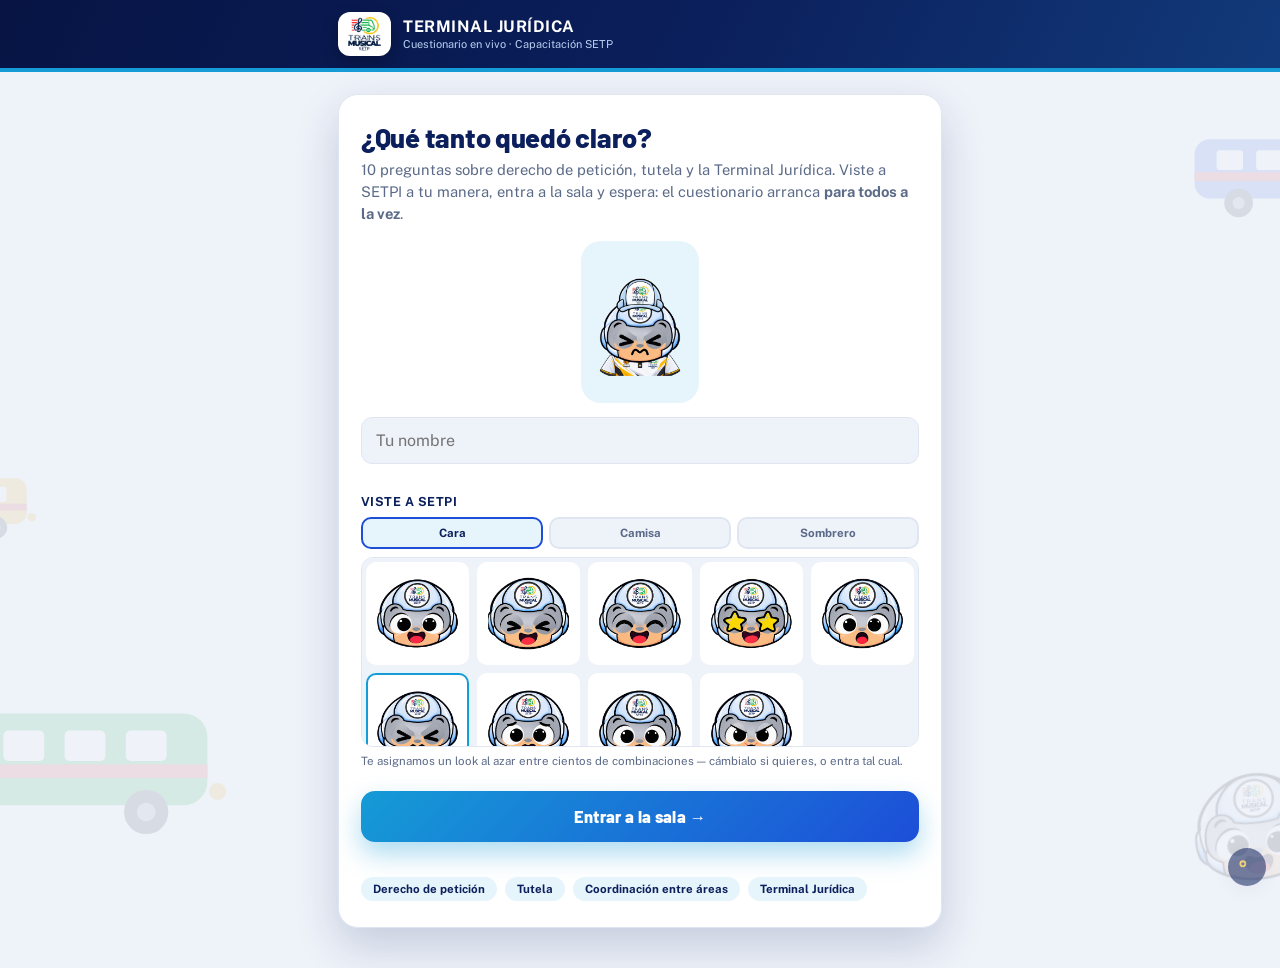
<file: cuestionario.html>
<!DOCTYPE html>
<html lang="es">
<head>
<meta charset="utf-8">
<meta name="viewport" content="width=device-width, initial-scale=1">
<title>Cuestionario en vivo · Terminal Jurídica SETP</title>
<link rel="preconnect" href="https://fonts.googleapis.com">
<link rel="preconnect" href="https://fonts.gstatic.com" crossorigin>
<link rel="stylesheet" href="https://fonts.googleapis.com/css2?family=Barlow:wght@500;600;700;800&family=Public+Sans:wght@400;500;600;700&display=swap">
<style>
:root{
  --navy:#0B1F5C; --navy-deep:#071444; --royal:#1D4ED8; --cyan:#159BD6; --cyan-soft:#E6F4FB;
  --green:#00A830; --gold:#F0A800; --red:#D62828;
  --paper:#EEF2F9; --card:#FFFFFF; --ink:#0D1730; --muted:#5B6A88; --line:#E0E6F1;
  --green-bg:#E4F6EA; --red-bg:#FBE6E6; --gold-bg:#FEF3DE;
  --shadow:0 6px 20px rgba(11,31,92,.08); --shadow-lg:0 18px 44px rgba(11,31,92,.18);
  color-scheme:light;
}
*{box-sizing:border-box;}
[hidden]{display:none!important;}
html{scroll-behavior:smooth;}
body{margin:0; background:var(--paper); color:var(--ink); font-family:"Public Sans",system-ui,sans-serif; min-height:100vh; padding-bottom:40px; overflow-x:hidden;}
h1,h2,h3{font-family:"Barlow",sans-serif; font-weight:800; letter-spacing:-.01em; text-wrap:balance; margin:0;}
.mono{font-family:ui-monospace,monospace; font-variant-numeric:tabular-nums;}
.wrap{max-width:640px; margin:0 auto; padding:0 18px;}
button{font:inherit; cursor:pointer;}
@keyframes fadeUp{from{opacity:0; transform:translateY(14px);} to{opacity:1; transform:none;}}
@keyframes pop{0%{opacity:0; transform:scale(.6) translateY(8px);} 70%{opacity:1; transform:scale(1.06);} 100%{transform:scale(1);}}
@keyframes floaty{0%,100%{transform:translateY(0);} 50%{transform:translateY(-6px);}}
@keyframes pulso{0%,100%{opacity:.35; transform:scale(.85);} 50%{opacity:1; transform:scale(1.15);}}
@keyframes caer{to{transform:translateY(105vh) rotate(540deg); opacity:.1;}}

/* ---- topbar con el logo real (mismo lockup que usamos en los tableros del SETP) ---- */
.topbar{position:relative; overflow:hidden; color:#fff; background:linear-gradient(115deg,var(--navy-deep) 0%,var(--navy) 55%,#123a7a 100%); border-bottom:4px solid var(--cyan);}
.tbar{position:relative; z-index:1; display:flex; align-items:center; gap:12px; padding:12px 18px; max-width:640px; margin:0 auto;}
.lockup{display:flex; align-items:center; background:#fff; border-radius:12px; padding:5px 10px; box-shadow:0 6px 16px rgba(0,0,0,.28); flex:none;}
.lockup img{height:34px; display:block;}
.brand{min-width:0;}
.brand b{font-size:16px; letter-spacing:.03em; display:block; line-height:1.1;}
.brand span{font-size:11px; color:#B9D2F2; display:block; margin-top:2px;}

/* ---- marca de agua propia del SETP: buses + SETPI, visible pero sin estorbar el contenido ---- */
.marca-agua{position:fixed; inset:0; z-index:-1; overflow:hidden; pointer-events:none;}
.marca-agua svg{position:absolute; opacity:.1;}
.marca-agua img{position:absolute; opacity:.12;}
.ma-bus1{width:340px; bottom:6%; left:-8%; animation:maDeriva 46s linear infinite;}
.ma-bus2{width:220px; top:14%; right:-10%; animation:maDerivaIzq 60s linear infinite;}
.ma-bus3{width:170px; top:52%; left:-10%; animation:maDeriva 58s linear infinite; animation-delay:-20s;}
.ma-setpi{width:150px; bottom:-2%; right:-4%; transform:rotate(-6deg);}
@keyframes maDeriva{from{transform:translateX(0);} to{transform:translateX(130vw);}}
@keyframes maDerivaIzq{from{transform:translateX(0) scaleX(-1);} to{transform:translateX(-130vw) scaleX(-1);}}

.card{background:var(--card); border:1px solid var(--line); border-radius:20px; box-shadow:var(--shadow-lg); padding:26px 22px; margin-top:22px; position:relative; overflow:hidden;}
.pantalla{animation:fadeUp .45s cubic-bezier(.2,.7,.3,1) both;}

/* pantalla: nombre + personaje */
.intro h1{font-size:1.7rem; color:var(--navy); margin-bottom:6px;}
.intro p{color:var(--muted); font-size:.92rem; line-height:1.5; margin:0 0 16px;}
.intro input{width:100%; border:1.5px solid var(--line); border-radius:11px; padding:13px 14px; font-size:1rem; background:var(--paper); color:var(--ink); margin-bottom:16px; font-family:inherit;}
.intro input:focus{outline:none; border-color:var(--cyan); box-shadow:0 0 0 3px rgba(21,155,214,.18);}
.avatar-preview{display:flex; justify-content:center; margin-bottom:14px;}
.avatar-preview .marco{width:118px; height:162px; border-radius:20px; background:var(--cyan-soft); display:flex; align-items:center; justify-content:center; animation:floaty 3s ease-in-out infinite; overflow:hidden;}
.picker-tit{font-size:.78rem; font-weight:700; color:var(--navy); text-transform:uppercase; letter-spacing:.04em; margin:14px 0 8px;}
.tabs-personaje{display:flex; gap:6px; margin-bottom:8px;}
.tab-p{flex:1; background:var(--paper); border:2px solid var(--line); border-radius:10px; padding:7px 4px; font-size:.72rem; font-weight:700; color:var(--muted);}
.tab-p.on{border-color:var(--royal); background:var(--cyan-soft); color:var(--navy);}
.picker-gallery{display:grid; grid-template-columns:repeat(5,1fr); gap:8px; max-height:190px; overflow-y:auto; padding:4px; background:var(--paper); border-radius:12px; border:1px solid var(--line);}
.pg-item{border:2.5px solid transparent; border-radius:10px; overflow:hidden; background:#fff; line-height:0; aspect-ratio:1/1;}
.pg-item img{width:100%; height:100%; object-fit:contain;}
.pg-item.on{border-color:var(--cyan); box-shadow:0 0 0 2px var(--cyan-soft);}
.btn-grande{width:100%; margin-top:20px; padding:15px 18px; border:0; border-radius:14px; color:#fff; background:linear-gradient(135deg,var(--cyan),var(--royal)); font-family:"Barlow",sans-serif; font-weight:800; font-size:16.5px; letter-spacing:.02em; box-shadow:0 12px 26px rgba(21,155,214,.35); transition:transform .14s, box-shadow .14s;}
.btn-grande:active:not(:disabled){transform:translateY(1px) scale(.99);}
.btn-grande:disabled{opacity:.6; cursor:progress;}
.temas{display:flex; flex-wrap:wrap; gap:8px; margin-top:16px;}
.tema-chip{background:var(--cyan-soft); color:var(--navy); font-size:.72rem; font-weight:700; padding:5px 12px; border-radius:999px;}
.err{color:var(--red); font-size:.82rem; min-height:1.2em; margin-top:4px;}

/* lobby */
.lobby-cabeza{display:flex; align-items:center; justify-content:space-between; margin-bottom:6px;}
.pulso{display:inline-flex; align-items:center; gap:8px; font-size:.82rem; font-weight:700; color:var(--royal);}
.punto{width:9px; height:9px; border-radius:50%; background:var(--royal); animation:pulso 1.3s ease-in-out infinite;}
.premio-banner{display:flex; align-items:center; gap:10px; background:#FFF1C2; border:2px solid var(--navy); border-radius:14px; padding:11px 14px; font-weight:800; font-size:.85rem; color:#7a5a0a; margin-bottom:16px;}
.premio-banner .ico{display:inline-flex; align-items:center; flex:none; animation:floaty 2.2s ease-in-out infinite;}
.roster{display:flex; flex-wrap:wrap; gap:10px; margin:14px 0 6px; min-height:44px;}
.chip-persona{display:flex; align-items:center; gap:7px; background:var(--paper); border:1px solid var(--line); border-radius:999px; padding:5px 13px 5px 5px; font-size:.85rem; font-weight:700; color:var(--navy);}
.chip-persona svg{width:26px; height:26px; border-radius:50%;}
.contador-sala{font-size:.78rem; color:var(--muted); margin-top:4px;}
.tu-chip{outline:2px solid var(--cyan); outline-offset:1px;}

/* tu SETPI, soñando despierto mientras llega el resto — para que la espera se sienta parte
   del juego y no un formulario vacío. */
.lobby-yo{position:relative; display:flex; flex-direction:column; align-items:center; margin:2px 0 18px; padding:18px 10px 12px; background:linear-gradient(180deg,var(--cyan-soft),transparent); border-radius:18px; overflow:hidden;}
.lobby-yo-setpi{width:min(34vw,140px); animation:lobbySway 3.6s ease-in-out infinite; transform-origin:bottom center;}
@keyframes lobbySway{0%,100%{transform:rotate(-2deg);} 50%{transform:rotate(2deg) translateY(-3px);}}
.lobby-zzz{position:absolute; top:10px; right:calc(50% - 56px); display:flex; flex-direction:column; align-items:flex-end; pointer-events:none;}
.lobby-zzz span{font-family:"Barlow",sans-serif; font-weight:800; color:var(--royal); opacity:0; display:block; animation:zFloat 2.8s ease-in infinite;}
.lobby-zzz span:nth-child(1){font-size:.85rem; animation-delay:0s;}
.lobby-zzz span:nth-child(2){font-size:1.05rem; animation-delay:.7s;}
.lobby-zzz span:nth-child(3){font-size:1.3rem; animation-delay:1.4s;}
@keyframes zFloat{0%{opacity:0; transform:translate(0,8px) scale(.7);} 25%{opacity:.85;} 100%{opacity:0; transform:translate(16px,-34px) scale(1.15);}}
.lobby-yo-tx{font-size:.84rem; color:var(--navy); font-weight:800; margin-top:8px; text-align:center;}
.lobby-yo-tx span{color:var(--royal);}
.lobby-semaforo{position:absolute; left:10px; bottom:10px; width:16px; opacity:.5;}
.lobby-semaforo circle{animation:semCiclo 6s steps(1) infinite;}
.lobby-semaforo .l2{animation-delay:-2s;} .lobby-semaforo .l3{animation-delay:-4s;}
@keyframes semCiclo{0%,32%{opacity:1;} 33%,100%{opacity:.15;}}

/* pregunta */
.barra-top{display:flex; justify-content:space-between; align-items:center; margin-bottom:14px; gap:12px;}
.contador{font-size:.78rem; color:var(--muted); font-weight:700;}
.anillo-wrap{position:relative; width:48px; height:48px; flex:none;}
.anillo-wrap svg{transform:rotate(-90deg);}
.anillo-num{position:absolute; inset:0; display:grid; place-items:center; font-weight:800; font-size:.85rem; color:var(--navy);}
.pregunta-tx{font-size:1.28rem; font-weight:700; color:var(--navy); line-height:1.35; margin-bottom:20px; font-family:"Barlow",sans-serif;}
.opciones{display:grid; grid-template-columns:1fr 1fr; gap:12px;}
@media (max-width:480px){.opciones{grid-template-columns:1fr;}}
.opcion{display:flex; align-items:center; gap:10px; text-align:left; border:none; border-radius:14px; padding:16px 14px; color:#fff; font-weight:700; font-size:.95rem; line-height:1.3; transition:transform .15s ease, opacity .15s ease; box-shadow:var(--shadow); animation:pop .38s cubic-bezier(.2,.8,.2,1) both;}
.opcion:nth-child(1){animation-delay:.02s;} .opcion:nth-child(2){animation-delay:.08s;} .opcion:nth-child(3){animation-delay:.14s;} .opcion:nth-child(4){animation-delay:.2s;}
.opcion:active:not(:disabled){transform:scale(.97);}
.opcion:disabled{opacity:.45;}
.op-0{background:var(--navy);} .op-1{background:var(--royal);} .op-2{background:var(--green);} .op-3{background:var(--gold); color:var(--navy);}
.opcion.correcta{outline:3px solid var(--green); box-shadow:0 0 0 4px var(--green-bg);}
.opcion.incorrecta{outline:3px solid var(--red); box-shadow:0 0 0 4px var(--red-bg);}
.feedback{margin-top:18px; padding:14px 16px; border-radius:12px; font-weight:700; display:flex; align-items:center; gap:10px; animation:fadeUp .3s ease both;}
.feedback.ok{background:var(--green-bg); color:var(--green);}
.feedback.no{background:var(--red-bg); color:var(--red);}
.feedback small{display:block; font-weight:600; color:var(--muted); font-size:.76rem; margin-top:2px;}
.esperando-tx{text-align:center; color:var(--muted); font-size:.85rem; padding:20px 0;}
.setpi-mira{position:absolute; right:14px; bottom:10px; width:46px; opacity:.92; pointer-events:none; animation:setpiVigila 2.6s ease-in-out infinite; filter:drop-shadow(0 4px 8px rgba(11,31,92,.25)); transform-origin:bottom center;}
@keyframes setpiVigila{0%,100%{transform:translateY(0) rotate(-3deg);} 50%{transform:translateY(-4px) rotate(3deg);}}
.setpi-mira.reacciona-ok{animation:setpiFeliz .7s ease-in-out;}
.setpi-mira.reacciona-no{animation:setpiEnojado .5s ease-in-out;}
@keyframes setpiFeliz{0%{transform:scale(1) rotate(0);} 30%{transform:scale(1.3) rotate(-10deg);} 55%{transform:scale(1.15) rotate(8deg);} 100%{transform:scale(1) rotate(0);}}
@keyframes setpiEnojado{0%,100%{transform:translateX(0) rotate(0);} 20%{transform:translateX(-7px) rotate(-5deg);} 40%{transform:translateX(7px) rotate(5deg);} 60%{transform:translateX(-5px) rotate(-4deg);} 80%{transform:translateX(5px) rotate(4deg);}}

/* avisos de resultados tardíos: la red/el servidor puede tardar unos segundos bajo carga (varias
   personas respondiendo casi al mismo tiempo), así que un resultado que llega cuando ya se ve la
   siguiente pregunta se muestra aparte, rotulado con su número, en vez de pisar el feedback actual. */
.toast-contenedor{position:fixed; bottom:max(64px,calc(env(safe-area-inset-bottom) + 56px)); left:50%; transform:translateX(-50%); z-index:50; display:flex; flex-direction:column-reverse; gap:8px; align-items:center; pointer-events:none; width:min(92vw,400px);}
.toast-tardio{background:var(--card); border-radius:12px; box-shadow:var(--shadow-lg); padding:9px 16px; display:flex; align-items:center; gap:8px; font-size:.8rem; font-weight:700; opacity:0; transform:translateY(14px); transition:opacity .3s ease, transform .3s ease; border-left:5px solid var(--muted); width:100%;}
.toast-tardio.mostrar{opacity:1; transform:translateY(0);}
.toast-tardio.ok{border-color:var(--green); color:var(--green);}
.toast-tardio.no{border-color:var(--red); color:var(--red);}
.toast-tardio b{color:var(--navy); font-weight:800;}

/* podio: cada pedestal apila todo en flujo normal (estrellas→nombre→personaje→bloque) — nunca
   con offsets negativos, así nunca se monta encima del puntaje sin importar cuánto mida el resto
   de la pantalla. */
.podio-hero{text-align:center; margin-bottom:6px;}
.podio-hero .trofeo{font-size:2.4rem; animation:floaty 2.4s ease-in-out infinite;}
.podio-escenario{display:flex; align-items:flex-end; justify-content:center; gap:10px; margin:18px 0 10px;}
.pedestal{width:31%; display:flex; flex-direction:column; align-items:center; opacity:0; transform:translateY(30px); animation:subirPodio .55s cubic-bezier(.2,.8,.2,1) forwards;}
@keyframes subirPodio{to{opacity:1; transform:translateY(0);}}
@keyframes mhTwinkle{0%,100%{opacity:.45; transform:scale(.85);} 50%{opacity:1; transform:scale(1.1);}}
.pedestal .nom{font-size:.74rem; font-weight:800; color:var(--navy); background:var(--card); border:2px solid var(--navy); padding:3px 9px; border-radius:999px; max-width:100%; overflow:hidden; text-overflow:ellipsis; white-space:nowrap; box-shadow:var(--shadow); margin:3px 0 4px;}
.pedestal.ped-1 .nom{font-size:.82rem; background:#FFE9A8;}
.pedestal .muneco{animation:floaty 2.6s ease-in-out infinite; margin-bottom:-6px; position:relative; z-index:1;}
.pedestal.ped-1 .muneco{filter:none;}
.pedestal .bloque{position:relative; width:100%; border:3px solid var(--navy); border-bottom:0; border-radius:12px 12px 0 0; display:flex; flex-direction:column; align-items:center; justify-content:center; box-shadow:5px 0 0 rgba(11,31,92,.28); overflow:hidden;}
.pedestal .bloque::before{content:""; position:absolute; left:0; right:0; top:0; height:22%; background:rgba(255,255,255,.42);}
.pedestal .num{position:relative; font-family:"Barlow",sans-serif; font-weight:900; font-size:1.5rem; line-height:1; color:var(--navy); text-shadow:0 2px 0 rgba(255,255,255,.5);}
.pedestal .pts-ticker{position:relative; font-size:.72rem; font-weight:800; color:var(--navy); margin-top:2px;}
.ped-1 .bloque{height:128px; background:#F6B91D;}
.ped-2 .bloque{height:94px; background:#C9D1DC;}
.ped-3 .bloque{height:72px; background:#D58A4A;}
.confeti{position:fixed; top:-10px; width:9px; height:14px; border-radius:2px; z-index:5; animation:caer linear forwards;}
.tabla-tit{display:flex; justify-content:space-between; align-items:baseline; margin:18px 0 10px;}
.tabla-tit h3{font-size:1rem; color:var(--navy);}
.tabla-tit span{font-size:.72rem; color:var(--muted);}
.fila{display:flex; align-items:center; gap:10px; padding:9px 4px; border-bottom:1px solid var(--line);}
.fila:last-child{border-bottom:none;}
.fila svg{width:28px; height:28px; border-radius:50%; flex:none;}
.pos{width:24px; font-size:.76rem; font-weight:800; color:var(--muted); flex:none; text-align:center;}
.fila.top1 .pos{color:var(--gold);} .fila.top2 .pos{color:var(--royal);} .fila.top3 .pos{color:var(--cyan);}
.fila .nom{flex:1; min-width:0; font-weight:700; font-size:.9rem; overflow:hidden; text-overflow:ellipsis; white-space:nowrap;}
.fila.yo .nom{color:var(--red);}
.fila .pts{font-size:.9rem; font-weight:800; color:var(--navy);}
.vacio{color:var(--muted); font-size:.85rem; text-align:center; padding:14px 0;}
.footnote{text-align:center; color:var(--muted); font-size:.72rem; margin-top:22px;}

/* anfitrión */
.host-badge{position:fixed; right:14px; bottom:14px; background:var(--navy); color:#fff; border:none; border-radius:999px; width:38px; height:38px; font-size:1rem; box-shadow:var(--shadow); opacity:.55; z-index:20;}
.host-lista{display:flex; flex-direction:column; gap:6px; max-height:260px; overflow:auto; margin:14px 0;}
.host-fila{display:flex; align-items:center; gap:8px; background:var(--paper); border-radius:8px; padding:6px 12px; font-size:.85rem; font-weight:700;}
.host-fila svg{width:22px; height:22px; border-radius:50%;}
.estado-pill{display:inline-block; padding:4px 12px; border-radius:999px; font-size:.72rem; font-weight:800; text-transform:uppercase; letter-spacing:.04em;}
.estado-pill.lobby{background:var(--gold-bg); color:#7a5a0a;} .estado-pill.curso{background:var(--green-bg); color:var(--green);}

/* ---- reacción a pantalla completa: imposible de no ver, así que nadie se queda con la duda
   de si acertó o no — SETPI enorme, sello y frase, y luego se desvanece solo. ---- */
.reaccion-full{position:fixed; inset:0; z-index:90; display:flex; align-items:center; justify-content:center; pointer-events:none; opacity:0; transition:opacity .25s ease;}
.reaccion-full.mostrar{opacity:1;}
.reaccion-fondo{position:absolute; inset:0; background:radial-gradient(circle at 50% 42%, rgba(0,168,48,.35), rgba(11,31,92,.72));}
.reaccion-full.no .reaccion-fondo{background:radial-gradient(circle at 50% 42%, rgba(214,40,40,.32), rgba(11,31,92,.74));}
.reaccion-contenido{position:relative; display:flex; flex-direction:column; align-items:center; transform:scale(.55) translateY(10px); transition:transform .4s cubic-bezier(.2,1.5,.4,1);}
.reaccion-full.mostrar .reaccion-contenido{transform:scale(1) translateY(0);}
.reaccion-setpi{width:min(56vw,230px); filter:drop-shadow(0 14px 22px rgba(0,0,0,.35));}
.reaccion-sello{font-size:min(15vw,60px); margin:-10px 0 4px; animation:selloPop .55s cubic-bezier(.2,1.7,.4,1) .12s both;}
@keyframes selloPop{0%{transform:scale(0) rotate(-25deg);} 60%{transform:scale(1.3) rotate(10deg);} 100%{transform:scale(1) rotate(-6deg);}}
.reaccion-full.no .reaccion-sello{animation-name:selloPopNo;}
@keyframes selloPopNo{0%{transform:scale(0) rotate(25deg);} 60%{transform:scale(1.25) rotate(-10deg);} 100%{transform:scale(1) rotate(6deg);}}
.reaccion-texto{font-family:"Barlow",sans-serif; font-weight:800; font-size:min(6.5vw,26px); color:#fff; text-align:center; background:var(--green); padding:9px 26px; border-radius:999px; box-shadow:0 10px 24px rgba(0,0,0,.3); white-space:nowrap;}
.reaccion-full.no .reaccion-texto{background:var(--red);}
@media (max-width:380px){.reaccion-texto{white-space:normal; font-size:5.2vw;}}

@media (prefers-reduced-motion:reduce){*{animation:none!important; transition:none!important;}}
</style>
</head>
<body>
<div class="marca-agua" aria-hidden="true" id="marca-agua"></div>
<div class="toast-contenedor" id="toast-contenedor" aria-live="polite"></div>
<div class="reaccion-full" id="reaccion-full" aria-hidden="true">
  <div class="reaccion-fondo"></div>
  <div class="reaccion-contenido">
    <div class="reaccion-setpi" id="reaccion-setpi"></div>
    <div class="reaccion-sello" id="reaccion-sello"></div>
    <div class="reaccion-texto" id="reaccion-texto"></div>
  </div>
</div>
<div class="topbar">
  <div class="tbar">
    <div class="lockup"><img src="img/setp-logo-color.png" alt="TRANSMUSICAL SETP"></div>
    <div class="brand"><b>TERMINAL JURÍDICA</b><span>Cuestionario en vivo · Capacitación SETP</span></div>
  </div>
</div>
<div class="wrap">

<div id="p-intro" class="pantalla card intro">
  <h1>¿Qué tanto quedó claro?</h1>
  <p>10 preguntas sobre derecho de petición, tutela y la Terminal Jurídica. Viste a SETPI a tu manera, entra a la sala y espera: el cuestionario arranca <b>para todos a la vez</b>.</p>
  <div class="avatar-preview"><div class="marco" id="avatar-marco"></div></div>
  <input id="in-nombre" type="text" placeholder="Tu nombre" autocomplete="name" maxlength="40">
  <div class="picker-tit">Viste a SETPI</div>
  <div class="tabs-personaje" id="tabs-personaje"></div>
  <div class="picker-gallery" id="picker-gallery"></div>
  <p style="font-size:.72rem; color:var(--muted); margin:6px 0 0">Te asignamos un look al azar entre cientos de combinaciones — cámbialo si quieres, o entra tal cual.</p>
  <button id="btn-empezar" class="btn-grande">Entrar a la sala →</button>
  <div class="err" id="err-intro"></div>
  <div class="temas"><span class="tema-chip">Derecho de petición</span><span class="tema-chip">Tutela</span><span class="tema-chip">Coordinación entre áreas</span><span class="tema-chip">Terminal Jurídica</span></div>
</div>

<div id="p-lobby" class="pantalla card lobby" hidden>
  <div class="lobby-cabeza"><h1 style="font-size:1.3rem">Sala de espera</h1><span class="pulso"><span class="punto"></span> en vivo</span></div>
  <p style="color:var(--muted); font-size:.9rem; margin:6px 0 14px">Ya estás dentro. En cuanto el anfitrión dé la señal, la primera pregunta aparece para todos al mismo tiempo.</p>
  <div class="lobby-yo" id="lobby-yo">
    <svg class="lobby-semaforo" viewBox="0 0 20 46" aria-hidden="true"><rect width="20" height="46" rx="6" fill="#0B1730"/><circle class="l1" cx="10" cy="11" r="5" fill="#D62828"/><circle class="l2" cx="10" cy="23" r="5" fill="#F0A800"/><circle class="l3" cx="10" cy="35" r="5" fill="#00A830"/></svg>
    <div class="lobby-zzz"><span>z</span><span>z</span><span>z</span></div>
    <div class="lobby-yo-setpi" id="lobby-yo-setpi"></div>
    <div class="lobby-yo-tx">Listo para el reto, <span id="lobby-yo-nombre"></span> — descansa mientras llega el resto.</div>
  </div>
  <div class="premio-banner"><span class="ico" data-ico="trofeo" data-s="30"></span><span>Los 3 primeros puestos de la clasificación final se llevan premio — ¡a jugársela!</span></div>
  <div id="lobby-roster" class="roster"></div>
  <div class="contador-sala" id="lobby-cuenta"></div>
</div>

<div id="p-pregunta" class="pantalla card" hidden>
  <div class="barra-top">
    <span class="contador mono" id="contador"></span>
    <span class="contador" id="tema-actual" style="flex:1; text-align:right"></span>
    <div class="anillo-wrap">
      <svg width="48" height="48" viewBox="0 0 48 48"><circle cx="24" cy="24" r="20" fill="none" stroke="var(--line)" stroke-width="5"/><circle id="anillo" cx="24" cy="24" r="20" fill="none" stroke="var(--royal)" stroke-width="5" stroke-linecap="round" stroke-dasharray="125.6" stroke-dashoffset="0"/></svg>
      <span class="anillo-num mono" id="anillo-num">20</span>
    </div>
  </div>
  <h2 class="pregunta-tx" id="pregunta-tx"></h2>
  <div class="opciones" id="opciones"></div>
  <div id="feedback"></div>
  <div id="esperando" class="esperando-tx" hidden>Ya respondiste. Esperando a que termine el tiempo de esta pregunta…</div>
  <div class="setpi-mira" id="setpi-mira" aria-hidden="true"></div>
</div>

<div id="p-podio" class="pantalla card" hidden>
  <div class="podio-hero"><div class="trofeo" data-ico="trofeo" data-s="56"></div><h1 style="font-size:1.4rem">¡Cuestionario terminado!</h1></div>
  <div style="display:flex; align-items:center; justify-content:center; gap:10px; background:var(--paper); border-radius:12px; padding:12px; margin:14px 0; font-weight:800; color:var(--navy)" class="mono" id="mi-puntaje-fila"></div>
  <div class="podio-escenario" id="podio-escenario"></div>
  <div class="premio-banner" style="margin-top:4px"><span class="ico" data-ico="regalo" data-s="30"></span><span>Premio para el 1°, 2° y 3° puesto.</span></div>
  <div class="tabla-tit"><h3>Clasificación completa</h3><span id="cuenta-jugadores"></span></div>
  <div id="tabla-pos"></div>
  <div class="footnote">Se actualiza sola mientras el resto termina. Gracias por participar.</div>
</div>

<div id="p-host" class="pantalla card" hidden>
  <h1 style="font-size:1.3rem">Modo anfitrión</h1>
  <p style="color:var(--muted); font-size:.9rem">Este panel es solo para quien presenta. Mientras no pongas el PIN, el QR y la sala quedan ocultos.</p>
  <div id="host-login">
    <div class="picker-tit" style="text-align:center; margin-top:10px">PIN de acceso al juego</div>
    <input id="host-pin" type="password" autocomplete="off" inputmode="numeric" pattern="[0-9]*" maxlength="4" placeholder="••••" style="width:100%; border:1.5px solid var(--line); border-radius:11px; padding:16px 14px; margin-bottom:10px; background:var(--paper); color:var(--ink); font-family:inherit; font-size:2rem; letter-spacing:.5em; text-align:center;">
    <button id="host-btn-entrar" class="btn-grande" style="margin-top:0">Desbloquear →</button>
    <div class="err" id="host-err"></div>
  </div>
  <div id="host-panel" hidden>
    <p style="display:flex;align-items:center;gap:8px">Estado: <span class="estado-pill" id="host-estado-pill">—</span></p>
    <div style="text-align:center; margin:10px 0"><img src="qr_cuestionario.png" alt="Código QR del cuestionario" style="width:min(60vw,260px); height:min(60vw,260px); border-radius:16px; box-shadow:var(--shadow-lg); background:#fff; padding:12px;"></div>
    <div class="host-lista" id="host-lista"></div>
    <div class="contador-sala" id="host-cuenta"></div>
    <button id="host-btn-iniciar" class="btn-grande" style="background:linear-gradient(135deg,var(--green),#0c7a4a); margin-top:12px;"><span data-ico="play"></span> Iniciar para todos</button>
    <button id="host-btn-reiniciar" class="btn-grande" style="background:linear-gradient(135deg,var(--red),#a01e1e); margin-top:10px;">↺ Reiniciar sesión (borra resultados)</button>
    <div class="err" id="host-err2"></div>
  </div>
</div>

</div>
<script src="setpi/ico.js"></script>
<script src="setpi/net.js?v=16"></script>
<button class="host-badge" id="btn-modo-host" title="Modo anfitrión" data-ico="llave" data-s="22"></button>
<script>
/* iconos: sin emojis, imágenes vectoriales (setpi/ico.js) */
document.querySelectorAll("[data-ico]").forEach(e=>{ e.insertAdjacentHTML("afterbegin", Ico(e.dataset.ico, e.dataset.s ? {s:+e.dataset.s} : null)); });
(function(){
"use strict";
const API_URL = "https://script.google.com/macros/s/AKfycbwh302sYjlWRCTS20Gxzsj8T_u7Iw7bmPA3d-RcVZ0bCPAmp0thRFHKaX_m3gfFpiTQNg/exec";
function api(fn, ...args){ return llamar(API_URL, fn, args); }
function esc(s){ return String(s==null?"":s).replace(/[&<>"']/g, m=>({"&":"&amp;","<":"&lt;",">":"&gt;",'"':"&quot;","'":"&#39;"}[m])); }
function mem(k,v){ try{ if(v===undefined) return sessionStorage.getItem(k); sessionStorage.setItem(k,v); }catch(e){} }

/* ---------- personajes: SETPI armado por capas reales (cara + camisa + sombrero) ----------
   Las 27 imágenes ya vienen normalizadas (tools/setpi_normalize.py) al MISMO lienzo de
   640x880px con la cara, la camisa y el sombrero ya anclados en su sitio — así que combinar
   cualquier cara + cualquier camisa + cualquier sombrero siempre da el mismo tamaño y el mismo
   encaje (camisa abajo, cara en medio, sombrero encima), sin importar qué tan distintas eran
   las fotos originales. */
const CANVAS_W = 640, CANVAS_H = 880;
const CARAS = {
  feliz:"Feliz", muy_feliz_ojo_cerrado:"Muy feliz", feliz_ojo_cerrado:"Feliz (ojos cerrados)", emocionado:"Emocionado",
  sorprendido:"Sorprendido", confundido:"Confundido", preocupado:"Preocupado", triste:"Triste", enojado:"Enojado"
};
const CAMISAS = {
  camisa_azul_alcaldia_setp:"Polo azul", camisa_azul_claro_alcaldia_setp:"Polo azul claro", camisa_blanca_alcaldia_setp:"Polo blanco",
  camisa_verde_alcaldia_setp:"Polo verde", camisa_amarilla_alcaldia_setp:"Polo amarillo", camisa_negro_amarillo_alcaldia_setp:"Polo negro y amarillo",
  camisa_tolima_alcaldia_setp:"Polo Tolima", ruana_tolima:"Ruana Tolima", ruana_verde:"Ruana verde"
};
const SOMBREROS = {
  gorra_alcaldia_ibague:"Gorra Alcaldía", casco_amarillo_setp:"Casco amarillo SETP", casco_blanco_setpp:"Casco blanco SETP",
  casco_blanco_iglesia:"Casco blanco", casco_cicla:"Casco ciclista", sombrero_volteado_tolimense:"Sombrero tolimense",
  sombrero_volteado_tolimense_mujer:"Sombrero tolimense (ala)", sombrero_capitan_verde:"Gorra capitán", sombrero_musico:"Sombrero músico"
};
const EJES = [
  ["cara", "Cara", CARAS, "caras"],
  ["camisa", "Camisa", CAMISAS, "camisas"],
  ["sombrero", "Sombrero", SOMBREROS, "sombreros"]
];
/* spec = "cara:camisa:sombrero" — 9×9×9 = 729 combinaciones de SETPI. modo "cuerpo" = SETPI
   completo (respeta el alto real del lienzo); por defecto (retrato) recorta y hace zoom a la
   cara para los avatares circulares chiquitos (lista de espera, ranking, podio). */
function avatarSVG(spec, sz, modo){
  sz = sz || 40;
  const partes = String(spec||"").split(":");
  const cara = CARAS[partes[0]] !== undefined ? partes[0] : "feliz";
  const camisa = CAMISAS[partes[1]] !== undefined ? partes[1] : "camisa_azul_alcaldia_setp";
  const sombrero = SOMBREROS[partes[2]] !== undefined ? partes[2] : "gorra_alcaldia_ibague";
  const capas = `<img src="img/setpi2/camisas/${camisa}.png" alt="" style="position:absolute; inset:0; width:100%; height:100%;"><img src="img/setpi2/caras/${cara}.png" alt="" style="position:absolute; inset:0; width:100%; height:100%;"><img src="img/setpi2/sombreros/${sombrero}.png" alt="" style="position:absolute; inset:0; width:100%; height:100%;">`;
  if(modo === "cuerpo"){
    const h = Math.round(sz * CANVAS_H / CANVAS_W);
    return `<span style="position:relative; display:inline-block; width:${sz}px; height:${h}px; flex:none;">${capas}</span>`;
  }
  /* retrato: recorta un cuadro centrado en la cara (1/6 de ancho a la izq., 5/12 de alto arriba) */
  return `<span style="position:relative; display:inline-block; width:${sz}px; height:${sz}px; flex:none; border-radius:50%; overflow:hidden; background:#EAF1FB;"><span style="position:absolute; width:${sz*4/3}px; height:${sz*11/6}px; left:${-sz/6}px; top:${-sz*5/12}px;">${capas}</span></span>`;
}
function busWatermark(color, cls){
  return `<svg class="${cls}" viewBox="0 0 200 90" aria-hidden="true"><rect x="6" y="12" width="176" height="54" rx="14" fill="${color}"/><rect x="6" y="42" width="176" height="8" fill="#D62828"/>${[26,62,98,134].map(x=>`<rect x="${x}" y="22" width="24" height="18" rx="3" fill="#fff"/>`).join("")}<circle cx="188" cy="58" r="5" fill="#F0A800"/>${[46,146].map(x=>`<circle cx="${x}" cy="70" r="13" fill="#0D1730"/><circle cx="${x}" cy="70" r="5.5" fill="#8A93A8"/>`).join("")}</svg>`;
}

/* look inicial al azar por cada eje (distinto cada vez que alguien entra, para que no todos se
   vean iguales si nadie toca el selector — 9×9×9 = 729 combinaciones posibles de SETPI). */
function alAzar(obj){ const ks = Object.keys(obj); return ks[Math.floor(Math.random()*ks.length)]; }
let MI_EJE = { cara: alAzar(CARAS), camisa: alAzar(CAMISAS), sombrero: alAzar(SOMBREROS) };
let TAB_ACTIVA = "cara";
const avatarMarco = document.getElementById("avatar-marco"), tabsPersonaje = document.getElementById("tabs-personaje"), pickerGallery = document.getElementById("picker-gallery");
function specActual(){ return [MI_EJE.cara, MI_EJE.camisa, MI_EJE.sombrero].join(":"); }
function pintarAvatarPreview(){ avatarMarco.innerHTML = avatarSVG(specActual(), 92, "cuerpo"); }
function pintarTabs(){
  tabsPersonaje.innerHTML = EJES.map(g=>`<button type="button" class="tab-p${g[0]===TAB_ACTIVA?" on":""}" data-t="${g[0]}">${g[1]}</button>`).join("");
  tabsPersonaje.querySelectorAll(".tab-p").forEach(b=>b.addEventListener("click", ()=>{ TAB_ACTIVA = b.dataset.t; pintarTabs(); pintarGaleria(); }));
}
function pintarGaleria(){
  const [ejeId,, opciones, carpeta] = EJES.find(g=>g[0]===TAB_ACTIVA);
  pickerGallery.innerHTML = Object.keys(opciones).map(k=>`<button type="button" class="pg-item${k===MI_EJE[ejeId]?" on":""}" data-k="${k}" title="${esc(opciones[k])}"><img src="img/setpi2/thumbs/${carpeta}/${k}.png" alt="${esc(opciones[k])}" loading="lazy"></button>`).join("");
  pickerGallery.querySelectorAll(".pg-item").forEach(b=>b.addEventListener("click", ()=>{ MI_EJE[ejeId] = b.dataset.k; pintarGaleria(); pintarAvatarPreview(); }));
}
pintarTabs(); pintarGaleria();
pintarAvatarPreview();

function confeti(cont){
  const colores = ["#1D4ED8", "#00A830", "#F0A800", "#D62828", "#159BD6"];
  for(let i=0;i<cont;i++){
    const d = document.createElement("div"); d.className = "confeti";
    d.style.left = (Math.random()*100)+"vw"; d.style.background = colores[i%colores.length];
    d.style.animationDuration = (2.2+Math.random()*1.6)+"s"; d.style.opacity = String(.7+Math.random()*.3);
    document.body.appendChild(d); setTimeout(()=>d.remove(), 4200);
  }
}
document.getElementById("marca-agua").innerHTML = busWatermark("#00A830","ma-bus1") + busWatermark("#1D4ED8","ma-bus2") + busWatermark("#F0A800","ma-bus3") + `<img class="ma-setpi" src="img/setpi2/caras/feliz.png" alt="">`;

/* ---------- estado y pantallas ---------- */
let PREGUNTAS = [], DURACION = 20, TRANSICION = 3, TOTAL = 10, NOMBRE = "", MI_AVATAR = "";
let PUNTAJE = 0, INICIO = 0, IDX_MOSTRADO = -1, INICIO_PREGUNTA = 0, RESPONDIDA = {}, TICK = null;

const pIntro = document.getElementById("p-intro"), pLobby = document.getElementById("p-lobby"), pPregunta = document.getElementById("p-pregunta"), pPodio = document.getElementById("p-podio"), pHost = document.getElementById("p-host");
const inNombre = document.getElementById("in-nombre"), btnEmpezar = document.getElementById("btn-empezar"), errIntro = document.getElementById("err-intro");
function mostrarSolo(p){ [pIntro,pLobby,pPregunta,pPodio,pHost].forEach(x=>x.hidden = x!==p); }

/* ---------- sala de espera ---------- */
const elRoster = document.getElementById("lobby-roster"), elCuentaSala = document.getElementById("lobby-cuenta");
let POLL_LOBBY = null, POLL_LATIDO = null;   // objetos Poller
const stopP = p => { if(p) p.stop(); };
const htmlEl = html => { const t = document.createElement("template"); t.innerHTML = html.trim(); return t.content.firstChild; };
const ROSTER = Roster(elRoster, { key: j=>j.jugador, sig: j=>j.avatar, make: j=>htmlEl(`<span class="chip-persona${j.jugador===NOMBRE?' tu-chip':''}">${avatarSVG(j.avatar,26)}${esc(j.jugador)}${j.jugador===NOMBRE?" (tú)":""}</span>`) });
function pintarRoster(jugadores){
  const lista = ROSTER.update(jugadores);          // solo se pinta quien llega: nadie parpadea en cada sondeo
  elCuentaSala.textContent = lista.length + (lista.length===1 ? " persona esperando" : " personas esperando");
}
async function empezar(){
  const nom = inNombre.value.trim();
  if(nom.length < 2){ errIntro.textContent = "Escribe tu nombre (mínimo 2 letras)."; return; }
  btnEmpezar.disabled = true; btnEmpezar.textContent = "Entrando…"; errIntro.textContent = "";
  MI_AVATAR = specActual();
  try{
    const r = await api("quizUnirse", nom, MI_AVATAR);
    NOMBRE = nom; mem("quiz_nombre", nom); mem("quiz_avatar", MI_AVATAR);
    DURACION = r.duracion || DURACION; TRANSICION = r.transicion !== undefined ? r.transicion : TRANSICION; TOTAL = r.totalPreguntas || TOTAL;
    mostrarSolo(pLobby);
    document.getElementById("lobby-yo-setpi").innerHTML = avatarSVG(MI_AVATAR, 140, "cuerpo");
    document.getElementById("lobby-yo-nombre").textContent = NOMBRE;
    pintarRoster(r.jugadores);
    if(r.estado === "en_curso"){ await cargarYArrancar(parseInt(r.inicio,10)); return; }
    stopP(POLL_LOBBY); POLL_LOBBY = Poller(sondearLobby, 4000).start();
  }catch(e){
    errIntro.textContent = e.message; btnEmpezar.disabled = false; btnEmpezar.textContent = "Entrar a la sala →";
  }
}
async function sondearLobby(){
  const r = await api("quizUnirse", NOMBRE, MI_AVATAR);                  // latido + estado + lista en UN solo viaje
  pintarRoster(r.jugadores);
  if(r.estado === "en_curso"){
    stopP(POLL_LOBBY);
    try{ await cargarYArrancar(parseInt(r.inicio,10)); }
    catch(e){ POLL_LOBBY.start(); throw e; }                              // si no bajaron las preguntas, sigue intentando (antes quedaba colgado)
  }
}
async function cargarYArrancar(inicioMs){
  const r = await retry(()=>api("quizPreguntas"), 6, 700);
  PREGUNTAS = r.preguntas; DURACION = r.duracion; TOTAL = PREGUNTAS.length; PUNTAJE = 0; IDX_MOSTRADO = -1; RESPONDIDA = {};
  INICIO = inicioMs || Reloj.now();
  stopP(POLL_LATIDO);
  clearInterval(TICK); TICK = setInterval(tickReloj, 200);
  tickReloj();
}
btnEmpezar.addEventListener("click", empezar);
inNombre.addEventListener("keydown", e=>{ if(e.key==="Enter") empezar(); });

/* ---------- reloj compartido: todos calculan la MISMA pregunta actual a partir del mismo inicio ---------- */
const MARCAS = ["▲","◆","●","■"];
const elContador = document.getElementById("contador"), elTema = document.getElementById("tema-actual"),
      elAnillo = document.getElementById("anillo"), elAnilloNum = document.getElementById("anillo-num"),
      elPreguntaTx = document.getElementById("pregunta-tx"), elOpciones = document.getElementById("opciones"), elFeedback = document.getElementById("feedback"),
      elEsperando = document.getElementById("esperando");
const CIRC = 2*Math.PI*20;
function barajaEstable(n, semilla){
  let s=0; for(let i=0;i<semilla.length;i++) s=(Math.imul(31,s)+semilla.charCodeAt(i))|0; s=s>>>0;
  function rand(){ s=(s+0x6D2B79F5)|0; let t=Math.imul(s^s>>>15,1|s); t=t+Math.imul(t^t>>>7,61|t)^t; return ((t^t>>>14)>>>0)/4294967296; }
  const idx=[...Array(n).keys()]; for(let i=idx.length-1;i>0;i--){ const j=Math.floor(rand()*(i+1)); [idx[i],idx[j]]=[idx[j],idx[i]]; } return idx;
}
function tickReloj(){
  const ciclo = (DURACION+TRANSICION)*1000;
  const transcurrido = Reloj.now() - INICIO;                                  // hora del servidor: todos ven la misma pregunta al mismo tiempo
  if(transcurrido < 0){                                                       // cuenta regresiva: todos alcanzan a cargar las preguntas
    if(pLobby.hidden) mostrarSolo(pLobby);
    elCuentaSala.textContent = "¡Prepárate! Empezamos en " + Math.ceil(-transcurrido/1000) + "…";
    return;
  }
  if(pPregunta.hidden) mostrarSolo(pPregunta);
  const idx = Math.floor(transcurrido / ciclo);
  const dentro = transcurrido - idx*ciclo;
  const restante = Math.max(0, DURACION - dentro/1000);
  if(idx >= TOTAL){ clearInterval(TICK); mostrarPodio(); return; }
  if(idx !== IDX_MOSTRADO){ IDX_MOSTRADO = idx; INICIO_PREGUNTA = INICIO + idx*ciclo; mostrarPregunta(idx); }
  elAnilloNum.textContent = Math.ceil(restante);
  elAnillo.style.strokeDashoffset = String(CIRC * (1 - Math.max(0,restante)/DURACION));
  elAnillo.style.stroke = restante <= 5 ? "var(--red)" : "var(--royal)";
  if(restante <= 0 && !RESPONDIDA[idx]){ RESPONDIDA[idx] = true; responder(idx, -1, DURACION*1000); }
}
let ORDEN = [];
const elSetpi = document.getElementById("setpi-mira"), elToasts = document.getElementById("toast-contenedor");
function pintarSetpiMira(cara){ if(elSetpi) elSetpi.innerHTML = avatarSVG(cara+":camisa_azul_alcaldia_setp:gorra_alcaldia_ibague", 46, "cuerpo"); }
function reaccionSetpi(correcta){
  if(!elSetpi) return;
  elSetpi.classList.remove("reacciona-ok","reacciona-no");
  pintarSetpiMira(correcta ? "muy_feliz_ojo_cerrado" : "enojado");
  void elSetpi.offsetWidth;
  elSetpi.classList.add(correcta ? "reacciona-ok" : "reacciona-no");
}
/* aviso pequeño (ABAJO, nunca sobre el encabezado) cuando la respuesta llega con otra pregunta ya en pantalla */
function mostrarToast(idxPregunta, correcta, puntos){
  if(!elToasts) return;
  const t = document.createElement("div");
  t.className = "toast-tardio " + (correcta ? "ok" : "no");
  t.innerHTML = `<b>Pregunta ${idxPregunta+1}:</b><span>${correcta ? `${Ico("listo")} correcta · +${puntos} pts` : `${Ico("equis")} incorrecta`}</span>`;
  elToasts.appendChild(t);
  requestAnimationFrame(()=>t.classList.add("mostrar"));
  setTimeout(()=>{ t.classList.remove("mostrar"); setTimeout(()=>t.remove(), 350); }, 3400);
}
/* la reacción grande: nadie se la puede perder — SETPI tapa toda la pantalla un instante y se
   desvanece solo, para que acertar o fallar se sienta de verdad (como pidió el equipo: "que no
   pasen desapercibidas"). Sale SIEMPRE que llega la respuesta (también si llega tarde, rotulada con su pregunta). */
const elReaccionFull = document.getElementById("reaccion-full"), elReaccionSetpi = document.getElementById("reaccion-setpi"),
      elReaccionSello = document.getElementById("reaccion-sello"), elReaccionTexto = document.getElementById("reaccion-texto");
let reaccionFullTimer = null;
const FRASES_OK = ["¡Buen trabajo!", "¡Eso es!", "¡Excelente!", "¡La sacaste!"];
const FRASES_NO = ["Esa no era…", "¡A la siguiente!", "Casi… ¡sigue así!"];
function mostrarReaccionFull(correcta, puntos, nPregunta){
  if(!elReaccionFull) return;
  clearTimeout(reaccionFullTimer);
  elReaccionFull.className = "reaccion-full " + (correcta ? "ok" : "no");
  const mio = String(MI_AVATAR||"").split(":");      // el SETPI de pantalla completa es el TUYO (tu camisa y tu sombrero), solo cambia la cara
  elReaccionSetpi.innerHTML = avatarSVG((correcta ? "muy_feliz_ojo_cerrado" : "enojado") + ":" + (CAMISAS[mio[1]] !== undefined ? mio[1] : "camisa_azul_alcaldia_setp") + ":" + (SOMBREROS[mio[2]] !== undefined ? mio[2] : "gorra_alcaldia_ibague"), 230, "cuerpo");
  elReaccionSello.innerHTML = correcta ? '<img src="setpi/f/like_glove.webp" alt="" style="width:min(30vw,118px); display:block">' : Ico("equis", {s:74});
  const frase = correcta ? FRASES_OK[Math.floor(Math.random()*FRASES_OK.length)] : FRASES_NO[Math.floor(Math.random()*FRASES_NO.length)];
  elReaccionTexto.textContent = (nPregunta ? "Pregunta " + nPregunta + " · " : "") + (correcta ? `${frase} +${puntos} pts` : frase);
  requestAnimationFrame(()=>elReaccionFull.classList.add("mostrar"));
  reaccionFullTimer = setTimeout(()=>elReaccionFull.classList.remove("mostrar"), correcta ? 1750 : 1500);
}
function mostrarPregunta(idx){
  const q = PREGUNTAS[idx];
  elFeedback.innerHTML = ""; elEsperando.hidden = true;
  pintarSetpiMira("feliz");
  if(elSetpi) elSetpi.classList.remove("reacciona-ok","reacciona-no");
  ORDEN = barajaEstable(q.opciones.length, NOMBRE + ":" + q.id);
  elContador.textContent = "Pregunta " + (idx+1) + " de " + TOTAL;
  elTema.textContent = q.tema;
  elPreguntaTx.textContent = q.pregunta;
  elOpciones.hidden = false;
  elOpciones.innerHTML = ORDEN.map((origIdx,pos)=>`<button type="button" class="opcion op-${pos}" data-orig="${origIdx}"><span>${MARCAS[pos]}</span><span>${esc(q.opciones[origIdx])}</span></button>`).join("");
  elOpciones.querySelectorAll(".opcion").forEach(b=>b.addEventListener("click", ()=>{
    if(!RESPONDIDA[idx]){ RESPONDIDA[idx]=true; responder(idx, +b.dataset.orig, Reloj.now()-INICIO_PREGUNTA); }
  }));
}
/* idx/opcionIdx quedan fijos al momento del clic, pero la respuesta del servidor puede tardar
   varios segundos si mucha gente contesta casi a la vez (el backend serializa las escrituras).
   Si para cuando llega ya se ve OTRA pregunta, no se pisa su feedback — se avisa aparte con
   mostrarToast(), rotulado con el número de pregunta, para que nunca sea ambiguo a cuál se refiere. */
async function responder(idx, opcionIdx, tiempoMs){
  elOpciones.querySelectorAll(".opcion").forEach(b=>b.disabled = true);
  elFeedback.innerHTML = "";
  elEsperando.textContent = "Enviando tu respuesta…";
  elEsperando.hidden = false;
  const q = PREGUNTAS[idx];
  let r = null;
  /* se reintenta si falla la red (el servidor ya ignora repetidas); antes un fallo se contaba como respuesta mala */
  if(opcionIdx < 0) r = {ok:true, correcta:false, puntos:0};              // sin respuesta: 0 puntos, no hace falta molestar al servidor (todos terminan a la vez)
  else try{ r = await retry(()=>api("quizResponder", NOMBRE, q.id, opcionIdx, tiempoMs, MI_AVATAR), 6, 700); }
  catch(e){ r = null; }
  if(!r){
    if(idx === IDX_MOSTRADO && opcionIdx >= 0){          // no se pudo enviar: que lo intente de nuevo mientras haya tiempo
      RESPONDIDA[idx] = false; elOpciones.querySelectorAll(".opcion").forEach(b=>b.disabled = false);
      elFeedback.innerHTML = `<div class="feedback no">${Ico("alerta")} No se pudo enviar. Revisa tu conexión y toca otra vez</div>`; elEsperando.hidden = true;
    }
    return;
  }
  PUNTAJE += r.puntos || 0;
  const actual = idx === IDX_MOSTRADO;
  if(r.correcta) confeti(actual ? 18 : 10);
  mostrarReaccionFull(r.correcta, r.puntos, actual ? 0 : idx+1);
  if(actual){
    if(opcionIdx >= 0){ const b = elOpciones.querySelector('.opcion[data-orig="'+opcionIdx+'"]'); if(b) b.classList.add(r.correcta ? "correcta" : "incorrecta"); }
    reaccionSetpi(r.correcta);
    elFeedback.innerHTML = r.correcta
      ? `<div class="feedback ok">${Ico("listo")} ¡Bien! +${r.puntos} puntos<small>Total hasta ahora: ${PUNTAJE}</small></div>`
      : `<div class="feedback no">${opcionIdx<0 ? Ico("reloj") + " Se acabó el tiempo" : Ico("equis") + " No era esa"}<small>Total hasta ahora: ${PUNTAJE}</small></div>`;
    elEsperando.textContent = "Ya respondiste. Esperando a que termine el tiempo de esta pregunta…";
    elEsperando.hidden = false;
  } else {
    mostrarToast(idx, r.correcta, r.puntos);
  }
}

/* ---------- podio ---------- */
const elMiFila = document.getElementById("mi-puntaje-fila"), elCuenta = document.getElementById("cuenta-jugadores"),
      elTabla = document.getElementById("tabla-pos"), elEscenario = document.getElementById("podio-escenario");
let POLL_PODIO = null, PODIO_PINTADO = false, PODIO_SIG = "";
function mostrarPodio(){
  mostrarSolo(pPodio);
  elMiFila.textContent = "Tu puntaje: " + PUNTAJE + " pts";
  confeti(28);
  actualizarClasificacion().catch(()=>{}); stopP(POLL_PODIO); POLL_PODIO = Poller(actualizarClasificacion, 5000).start();
}
function caraFeliz(avatar){
  const partes = String(avatar||"").split(":");
  partes[0] = "muy_feliz_ojo_cerrado";
  return partes.join(":");
}
function animarConteo(el, hasta, ms){
  const t0 = performance.now();
  (function tick(ahora){
    const t = Math.min(1, (ahora-t0)/ms);
    const val = Math.round(hasta * (1-Math.pow(1-t,3)));
    el.textContent = val + " pts";
    if(t<1) requestAnimationFrame(tick);
  })(t0);
}
function pintarEscenario(tabla){
  const orden = [tabla[1], tabla[0], tabla[2]];
  const pedClases = ["ped-2","ped-1","ped-3"], num = ["2","1","3"], tamanos = [64,92,56];
  elEscenario.innerHTML = orden.map((f,i)=>{
    if(!f) return `<div class="pedestal ${pedClases[i]}" style="opacity:.25"><div class="bloque"><span class="num">${num[i]}°</span></div></div>`;
    const muneco = avatarSVG(f.avatar, tamanos[i], "cuerpo");           // el personaje tal como lo armó cada quien (cara, camisa y sombrero)
    return `<div class="pedestal ${pedClases[i]}" style="animation-delay:${i===1?0:(i===0?.4:.7)}s"><span class="nom">${esc(f.jugador)}</span><span class="muneco">${muneco}</span><div class="bloque"><span class="num">${num[i]}°</span><span class="pts-ticker" data-pts="${f.puntos}">0 pts</span></div></div>`;
  }).join("");
  elEscenario.querySelectorAll(".pts-ticker").forEach((el,i)=>setTimeout(()=>animarConteo(el, +el.dataset.pts, 900), 500+i*200));
}
let TABLA_SIG = "";
async function actualizarClasificacion(){
  const r = await api("quizClasificacion");
  elCuenta.textContent = r.jugadores + (r.jugadores===1 ? " persona" : " personas");
  const sigTop = JSON.stringify(r.tabla.slice(0,3).map(f=>[f.jugador, f.puntos, f.avatar]));
  if(r.tabla.length && sigTop !== PODIO_SIG){ pintarEscenario(r.tabla.slice(0,3)); PODIO_SIG = sigTop; PODIO_PINTADO = true; }   // se repinta si llegan respuestas tardías
  const sig = JSON.stringify(r.tabla);
  if(sig === TABLA_SIG) return;                    // sin cambios: no se repinta (evita parpadeo de los avatares)
  TABLA_SIG = sig;
  if(!r.tabla.length){ elTabla.innerHTML = '<div class="vacio">Todavía no hay resultados.</div>'; return; }
  elTabla.innerHTML = r.tabla.map((f,i)=>{
    const top = i===0?"top1":i===1?"top2":i===2?"top3":"";
    const yo = f.jugador===NOMBRE ? "yo" : "";
    return `<div class="fila ${top} ${yo}">${avatarSVG(f.avatar,28)}<span class="pos">${i+1}</span><span class="nom">${esc(f.jugador)}</span><span class="pts mono">${f.puntos}</span></div>`;
  }).join("");
}
window.addEventListener("beforeunload", ()=>{ stopP(POLL_PODIO); stopP(POLL_LOBBY); stopP(POLL_LATIDO); stopP(POLL_HOST); clearInterval(TICK); });

/* ---------- modo anfitrión ---------- */
const btnModoHost = document.getElementById("btn-modo-host");
const hostLogin = document.getElementById("host-login"), hostPanel = document.getElementById("host-panel");
const hostPin = document.getElementById("host-pin"), hostErr = document.getElementById("host-err");
const hostLista = document.getElementById("host-lista"), hostCuenta = document.getElementById("host-cuenta"), hostEstadoPill = document.getElementById("host-estado-pill"), hostErr2 = document.getElementById("host-err2");
let HOST_PIN = "", POLL_HOST = null;
function abrirHost(){ stopP(POLL_LOBBY); stopP(POLL_PODIO); stopP(POLL_LATIDO); clearInterval(TICK); mostrarSolo(pHost); hostPin.focus(); }
btnModoHost.addEventListener("click", abrirHost);
if(new URLSearchParams(location.search).get("host")==="1") abrirHost();

function desbloquearHost(){
  hostErr.textContent = "";
  const pin = hostPin.value.trim();
  if(pin.length !== 4){ hostErr.textContent = "El PIN tiene 4 dígitos."; return; }
  HOST_PIN = pin;
  hostLogin.hidden = true; hostPanel.hidden = false;
  stopP(POLL_HOST); POLL_HOST = Poller(sondearHost, 2500, {hidden:true}).start(true);
}
document.getElementById("host-btn-entrar").addEventListener("click", desbloquearHost);
hostPin.addEventListener("keydown", e=>{ if(e.key==="Enter") desbloquearHost(); });
const HOST_ROSTER = Roster(hostLista, { key: j=>j.jugador, sig: j=>j.avatar, make: j=>htmlEl(`<div class="host-fila">${avatarSVG(j.avatar,22)}<span>${esc(j.jugador)}</span></div>`) });
async function sondearHost(){
  const r = await api("quizEstadoSesion");
  const lista = HOST_ROSTER.update(r.jugadores);
  hostEstadoPill.textContent = r.estado === "en_curso" ? "en curso" : "sala de espera";
  hostEstadoPill.className = "estado-pill " + (r.estado === "en_curso" ? "curso" : "lobby");
  hostCuenta.textContent = lista.length + (lista.length===1 ? " persona conectada" : " personas conectadas");
}
document.getElementById("host-btn-iniciar").addEventListener("click", async ()=>{
  hostErr2.textContent = "";
  try{ const r = await api("quizIniciar", HOST_PIN); if(!r.ok) hostErr2.textContent = r.error || "No se pudo iniciar."; }
  catch(e){ hostErr2.textContent = e.message; }
});
document.getElementById("host-btn-reiniciar").addEventListener("click", async ()=>{
  hostErr2.textContent = "";
  if(!confirm("¿Borrar los resultados y volver a la sala de espera para una sesión nueva?")) return;
  try{ const r = await api("quizReiniciar", HOST_PIN); if(!r.ok) hostErr2.textContent = r.error || "No se pudo reiniciar."; }
  catch(e){ hostErr2.textContent = e.message; }
});

const guardado = mem("quiz_nombre"); if(guardado) inNombre.value = guardado;
const avGuardado = mem("quiz_avatar");
if(avGuardado){
  const [c,cm,s] = avGuardado.split(":");
  if(CARAS[c]!==undefined) MI_EJE.cara=c; if(CAMISAS[cm]!==undefined) MI_EJE.camisa=cm; if(SOMBREROS[s]!==undefined) MI_EJE.sombrero=s;
  pintarTabs(); pintarGaleria();
  pintarAvatarPreview();
}
})();
</script>
</body>
</html>
</file>
<file: setpi/setpi.css>
/* SETPI — escenario y actor. El escenario cubre toda la diapositiva; SETPI va sobre el fondo y la columna izquierda
   pero POR DEBAJO del panel de la sala (por eso puede esconderse detrás de él). */
.setpi-stage{position:absolute; inset:0; pointer-events:none; z-index:2; overflow:visible;}
.sp-l-sh,.sp-l-a,.sp-l-fx{position:absolute; left:0; top:0; width:0; height:0;}
.sp-l-fx{z-index:3}
.sp{position:absolute; left:0; top:0; width:0; height:0; visibility:hidden; will-change:transform; user-select:none; -webkit-tap-highlight-color:transparent;}
.sp-cv{position:absolute; display:block; pointer-events:auto; cursor:pointer; -webkit-user-drag:none;}
.sp-sh{position:absolute; left:0; top:0; border-radius:50%; background:radial-gradient(closest-side, rgba(3,10,32,.55), rgba(3,10,32,.28) 55%, rgba(3,10,32,0) 100%); will-change:transform; visibility:hidden;}
/* efectos temporales (no son parte del personaje) */
.sp-fx{position:absolute; pointer-events:none; transform:translate(-50%,-50%);}
.sp-fx.z{font-family:Barlow,sans-serif; font-weight:800; color:#fff; text-shadow:0 2px 6px rgba(0,0,0,.5); opacity:0; animation:spZ 2.6s ease-out forwards;}
@keyframes spZ{0%{opacity:0; transform:translate(-50%,-50%) scale(.6);} 20%{opacity:.95;} 100%{opacity:0; transform:translate(10px,-52px) scale(1.3) rotate(8deg);}}
.sp-fx.alert{animation:spAlert .9s ease-out forwards;}
@keyframes spAlert{0%{opacity:0; transform:translate(-50%,-50%) scale(.4);} 22%{opacity:1; transform:translate(-50%,-50%) scale(1.12);} 100%{opacity:0; transform:translate(-50%,-78%) scale(1);}}
.sp-fx.spark{border-radius:2px; animation:spSpark 1.1s cubic-bezier(.2,.7,.3,1) forwards;}
@keyframes spSpark{0%{opacity:1; transform:translate(-50%,-50%) scale(.5) rotate(0);} 100%{opacity:0; transform:translate(calc(-50% + var(--dx)), calc(-50% + var(--dy))) scale(1.2) rotate(220deg);}}
.sp-fx.like{width:var(--w); animation:spLike 1.5s cubic-bezier(.2,.9,.3,1.2) forwards; filter:drop-shadow(0 3px 5px rgba(0,0,0,.35));}
@keyframes spLike{0%{opacity:0; transform:translate(-50%,-30%) scale(.2) rotate(-18deg);} 18%{opacity:1; transform:translate(-50%,-62%) scale(1.15) rotate(6deg);} 32%{transform:translate(-50%,-62%) scale(1) rotate(0);} 78%{opacity:1; transform:translate(-50%,-70%) scale(1);} 100%{opacity:0; transform:translate(-50%,-92%) scale(.9);}}
.sp-fx.dust{border-radius:50%; background:radial-gradient(closest-side, rgba(220,230,255,.5), rgba(220,230,255,0)); animation:spDust .7s ease-out forwards;}
@keyframes spDust{0%{opacity:.9; transform:translate(-50%,-50%) scale(.3);} 100%{opacity:0; transform:translate(calc(-50% + var(--dx)), calc(-50% - 10px)) scale(1.5);}}
.sp-fx.conf{border-radius:2px; animation:spConf 2.1s cubic-bezier(.3,.6,.4,1) both;}
@keyframes spConf{0%{opacity:0; transform:translate(-50%,-50%) rotate(0);} 8%{opacity:1;} 32%{opacity:1; transform:translate(calc(-50% + var(--dx)*.7), calc(-50% + var(--up))) rotate(calc(var(--rot)*.3));} 100%{opacity:0; transform:translate(calc(-50% + var(--dx)), calc(-50% + var(--fall))) rotate(var(--rot));}}
.sp-fx.note{animation:spNote 1.6s ease-out forwards;}
@keyframes spNote{0%{opacity:0; transform:translate(-50%,-30%) scale(.5) rotate(-12deg);} 20%{opacity:1; transform:translate(-50%,-70%) scale(1) rotate(6deg);} 100%{opacity:0; transform:translate(calc(-50% + var(--dx)), -190%) scale(.9) rotate(-8deg);}}
.sp-fx.flash{aspect-ratio:1; border-radius:50%; background:radial-gradient(closest-side, rgba(255,255,255,.95), rgba(255,255,255,.55) 45%, rgba(255,255,255,0)); animation:spFlash .4s ease-out forwards;}
@keyframes spFlash{0%{opacity:0; transform:translate(-50%,-50%) scale(.3);} 25%{opacity:1; transform:translate(-50%,-50%) scale(1);} 100%{opacity:0; transform:translate(-50%,-50%) scale(1.35);}}
@media (prefers-reduced-motion:reduce){.sp-fx{display:none;}}
/* bus de la parada (viaje de SETPI): capa de atrás detrás del contenido; capa de delante encima de SETPI */
.sp-busback,.sp-busfront{position:absolute; left:0; top:0; width:0; height:0; pointer-events:none; will-change:transform; visibility:hidden;}
.sp-busback{z-index:0;} .sp-busfront{z-index:1;}
.sp-bus{position:absolute; left:0; top:0; overflow:visible; display:block;}
/* "?" al analizar una pregunta y globos de texto (sin emojis) */
.sp-fx.q{width:var(--w); height:var(--w); border-radius:50%; background:#fff; border:3px solid #0B1F5C; box-shadow:3px 3px 0 rgba(11,31,92,.28); display:flex; align-items:center; justify-content:center; font-family:Barlow,sans-serif; font-weight:900; color:#0B1F5C; line-height:1; animation:spQ 2.8s ease-in-out forwards;}
.sp-fx.q span{display:block; transform:translateY(-4%);}
@keyframes spQ{0%{opacity:0; transform:translate(-50%,-30%) scale(.2) rotate(-14deg);} 14%{opacity:1; transform:translate(-50%,-62%) scale(1.14) rotate(5deg);} 24%{transform:translate(-50%,-62%) scale(1) rotate(0);} 40%{transform:translate(-50%,-68%) scale(1.05) rotate(-4deg);} 56%{transform:translate(-50%,-62%) scale(1) rotate(4deg);} 74%{opacity:1; transform:translate(-50%,-68%) scale(1.04) rotate(-3deg);} 100%{opacity:0; transform:translate(-50%,-90%) scale(.9);}}
.sp-say{position:absolute; z-index:4; transform:translate(-50%,-100%); background:#fff; color:#0B1F5C; border:3px solid #0B1F5C; border-radius:18px; padding:.42em .85em; font-family:Barlow,sans-serif; font-weight:800; line-height:1.18; text-align:center; box-shadow:4px 4px 0 rgba(11,31,92,.28); pointer-events:none; animation:spSay .28s cubic-bezier(.2,1.5,.4,1) both; width:max-content;}
.sp-say::after{content:""; position:absolute; left:calc(50% + var(--tx,0px)); bottom:-10px; width:16px; height:16px; background:#fff; border-right:3px solid #0B1F5C; border-bottom:3px solid #0B1F5C; transform:translateX(-50%) rotate(45deg);}
.sp-say.out{animation:spSayOut .26s ease-in both;}
@keyframes spSay{0%{opacity:0; transform:translate(-50%,-90%) scale(.7);} 100%{opacity:1; transform:translate(-50%,-100%) scale(1);}}
@keyframes spSayOut{to{opacity:0; transform:translate(-50%,-108%) scale(.92);}}
</file>
<file: setpi/escena.css>
/* ================= diapositiva 19: la calle del SETP de día =================
   Se ancla a la altura REAL de los carriles de SETPI (variables --yU, --yF, --su, --pl, --zx, --zw, --px que pone esc19Layout):
   el tótem del QR está parado en la acera, SETPI espera el bus en el paradero tipo III, cruza por la cebra cuando el semáforo
   peatonal está en verde y el tráfico de la avenida pasa DETRÁS de él (lejos, más pequeño). */
.slide.dia{background:linear-gradient(180deg,#46A2E4 0%,#7FC4F0 34%,#BFE4F9 62%,#E6F4FC 100%); color:var(--navy);}
.esc19{position:absolute; inset:0; overflow:hidden; pointer-events:none; z-index:0; --yU:640px; --yF:740px; --su:200px; --pl:900px; --zx:560px; --zw:170px; --px:760px;}
/* cielo vivo: sol, nubes, pájaros y un avión (todo chico y lento; nada tapa el contenido) */
.esc19 .e-sol{position:absolute; top:6vh; left:44vw; width:4.6vw; height:4.6vw; min-width:42px; min-height:42px; border-radius:50%; background:#FFF1B8; border:.5vw solid rgba(255,255,255,.55);}
.esc19 .e-nube{position:absolute; left:0; will-change:transform; opacity:.92; animation:evNube linear infinite;}
.esc19 .e-nube svg{display:block; width:100%; height:auto;}
@keyframes evNube{from{transform:translateX(-24vw);} to{transform:translateX(124vw);}}
.esc19 .e-ave{position:absolute; left:0; width:clamp(16px,1.5vw,30px); will-change:transform; animation:evVuelo linear infinite;}
.esc19 .e-ave svg{display:block; width:100%; height:auto; overflow:visible;}
.esc19 .e-ave path{fill:none; stroke:#1F3A5C; stroke-width:1.9; stroke-linecap:round; transform-box:fill-box; transform-origin:50% 100%; animation:evAla .5s ease-in-out infinite alternate;}
.esc19 .e-ave path+path{animation-delay:-.02s;}
@keyframes evAla{from{transform:scaleY(1);} to{transform:scaleY(.2);}}
@keyframes evVuelo{from{transform:translate3d(-8vw,0,0);} 50%{transform:translate3d(50vw,-2.2vh,0);} to{transform:translate3d(112vw,0,0);}}
.esc19 .e-ave.inv{animation-name:evVueloInv;} .esc19 .e-ave.inv svg{transform:scaleX(-1);}
@keyframes evVueloInv{from{transform:translate3d(112vw,0,0);} 50%{transform:translate3d(46vw,-2.6vh,0);} to{transform:translate3d(-8vw,0,0);}}
.esc19 .e-avion{position:absolute; top:11vh; left:0; width:clamp(70px,7vw,140px); opacity:0; will-change:transform,opacity; animation:evAvion 96s linear infinite; animation-delay:-20s;}
.esc19 .e-avion svg{display:block; width:100%; height:auto; overflow:visible;}
.esc19 .e-estela{position:absolute; right:92%; top:42%; width:40vw; height:3px; background:linear-gradient(270deg,rgba(255,255,255,.85),rgba(255,255,255,0)); border-radius:2px; transform-origin:right center;}
@keyframes evAvion{0%{transform:translate3d(-18vw,2vh,0); opacity:0;} 2%{opacity:1;} 26%{transform:translate3d(108vw,-3vh,0); opacity:1;} 28%,100%{transform:translate3d(108vw,-3vh,0); opacity:0;}}
.esc19 .e-ciudad{position:absolute; left:0; right:0; bottom:calc(100% - var(--yU) + 76px); width:100%; height:min(32vh, 300px); display:block;}
.esc19 .ev-arbol{transform-box:fill-box; transform-origin:50% 100%; animation:meceKF 5s ease-in-out infinite;}
/* avenida lejana (detrás de la acera): por aquí pasan los carros, más pequeños por la distancia */
.esc19 .e-avenida{position:absolute; left:0; right:0; top:calc(var(--yU) - 76px); height:56px; background:linear-gradient(180deg,#6A768B,#5A667A); border-top:3px solid #B4C0D2;}
.esc19 .e-av-linea{position:absolute; left:0; right:0; top:26px; border-top:2px dashed rgba(255,255,255,.55);}
/* capas propias (z-index:0): los z-index internos de vehículos y gente ordenan solo dentro de su capa y NUNCA los suben por encima de paradero, postes o semáforo, que están más cerca de la cámara */
.esc19 .e-trafico{position:absolute; inset:0; z-index:0;}
.esc19 .e-veh{position:absolute; left:0; top:0; will-change:transform; transform-origin:0 0;}
.esc19 .e-veh svg{display:block; width:100%; height:auto;}
/* acera con el borde pintado como en los paraderos del SETP (rojo y amarillo) y calle del frente */
.esc19 .e-acera{position:absolute; left:0; right:0; top:calc(var(--yU) - 22px); height:36px; background:linear-gradient(180deg,#DCE4EE 0%, #C4D0DF 100%); border-top:3px solid #EEF3F9; box-shadow:0 -6px 14px rgba(11,31,92,.12);}
.esc19 .e-acera::after{content:""; position:absolute; left:0; right:0; bottom:-8px; height:8px; background:linear-gradient(180deg,#F2B01E 0 3px,#D6432C 3px 8px);}
.esc19 .e-calle{position:absolute; left:0; right:0; top:calc(var(--yU) + 14px); bottom:0; background:linear-gradient(180deg,#505C74 0%, #3C465C 100%);}
.esc19 .e-linea{position:absolute; left:0; right:0; top:calc(var(--yU) + (var(--yF) - var(--yU)) * .5 + 30px); height:0; border-top:3px dashed rgba(255,255,255,.5);}
.esc19 .e-cebra{position:absolute; left:calc(var(--zx) - var(--zw) / 2); width:var(--zw); top:calc(var(--yU) + 14px); height:calc(var(--yF) - var(--yU) + 24px); overflow:visible;}
.esc19 .e-podo{position:absolute; left:calc(var(--zx) - var(--zw) / 2 - 4px); width:calc(var(--zw) + 8px); top:calc(var(--yU) + 4px); height:9px; background:repeating-linear-gradient(90deg,#F2B01E 0 7px,#C98A00 7px 9px); border-radius:2px;}
.esc19.sin-cebra .e-cebra,.esc19.sin-cebra .e-podo,.esc19.sin-cebra .e-semaforo{display:none;}
/* farolas, paradero tipo III (banderín) y semáforo peatonal con cuenta regresiva */
.esc19 .e-prop{position:absolute; display:block;}
.esc19 .e-poste{left:calc(var(--zx) - var(--zw) / 2 - var(--su) * .62); bottom:calc(100% - var(--yU) + 4px); width:calc(var(--su) * .26); height:calc(var(--su) * 1.2);}
.esc19 .e-poste2{left:calc(var(--px) + var(--su) * .42); bottom:calc(100% - var(--yU) + 4px); width:calc(var(--su) * .26); height:calc(var(--su) * 1.2);}
.esc19 .e-paradero{left:calc(var(--px) - var(--su) * .17); bottom:calc(100% - var(--yU) + 4px); width:calc(var(--su) * .34); height:var(--ph,calc(var(--su) * 1.9));}
.esc19 .e-semaforo{position:absolute; left:calc(var(--zx) - var(--zw) / 2 - var(--su) * .3); bottom:calc(100% - var(--yU) + 4px); width:calc(var(--su) * .26); height:calc(var(--su) * .86);}
.e-semaforo .s-caja{position:absolute; left:50%; top:0; width:76%; transform:translateX(-50%); background:#10161F; border-radius:7px; padding:5% 0 7%; display:flex; flex-direction:column; align-items:center; gap:7%;}
.e-semaforo .s-lente{width:78%; aspect-ratio:1; border-radius:50%; background:#1B2431; display:flex; align-items:center; justify-content:center; overflow:hidden;}
.e-semaforo .s-n{font-family:'IBM Plex Mono',monospace; font-weight:700; font-size:calc(var(--su) * .095); color:#E5483B; letter-spacing:-.04em; line-height:1;}
.e-semaforo svg{width:70%; height:70%; display:block;}
.e-semaforo .s-rojo{fill:#E5483B; opacity:.2;} .e-semaforo .s-verde{fill:#2FD07D; opacity:.2;}
.esc19[data-luz="rojo"] .s-rojo{opacity:1;} .esc19[data-luz="verde"] .s-verde{opacity:1;}
.esc19[data-luz="verde"] .s-n{color:#2FD07D;} .esc19[data-luz="parpadeo"] .s-n{color:#2FD07D; animation:evParp .5s steps(1) infinite;}
.esc19[data-luz="parpadeo"] .s-verde{animation:evParp .5s steps(1) infinite;}
@keyframes evParp{0%{opacity:1;} 50%{opacity:.15;}}
.e-semaforo .s-poste{position:absolute; left:50%; transform:translateX(-50%); bottom:0; width:9%; top:62%; background:#9AA7BF; border-radius:2px;}


.esc19 .e-v{animation:evBrilla 6s ease-in-out infinite;} .esc19 .e-v:nth-of-type(3n){animation-delay:-2.3s;} .esc19 .e-v:nth-of-type(5n){animation-delay:-4.1s;}
@keyframes evBrilla{0%,100%{opacity:.8;} 50%{opacity:.25;}}
/* ---- el QR como señal de parada (tótem sobre la acera) ---- */
.qr-hero{position:relative; margin:.6vh 0 0; align-self:flex-start; margin-bottom:clamp(64px,13vh,150px);}
.qr-senal{position:relative; width:clamp(150px,14.6vw,300px); z-index:1; filter:drop-shadow(0 12px 14px rgba(11,31,92,.28));}
.sn-placa{background:#fff; border-radius:14px 14px 0 0; padding:10px 14px; display:flex; align-items:center; justify-content:center;}
.sn-placa img{height:clamp(30px,3.3vw,72px); width:auto; display:block;}
.sn-tablero{position:relative; background:#1767B8; border-radius:0 0 16px 16px; padding:7px; box-shadow:inset 0 0 0 3px #fff;}
.sn-cab{display:flex; align-items:center; gap:8px; padding:5px 8px 7px; color:#fff; line-height:1;}
.sn-cab svg{flex:none; width:clamp(20px,2vw,32px); height:auto;}
.sn-cab b{font-family:Barlow,sans-serif; font-weight:800; white-space:nowrap; font-size:clamp(10px,1vw,22px); letter-spacing:.02em; text-transform:uppercase; display:block;}
.sn-qr{position:relative; background:#fff; border-radius:10px; padding:7px; aspect-ratio:1;}
.sn-qr img{width:100%; height:100%; object-fit:contain; display:block; border-radius:6px; transition:filter .3s ease, opacity .3s ease;}
.sn-pie{padding:8px 6px 5px; color:#fff; text-align:center; line-height:1.15;}
.sn-pie b{font-family:Barlow,sans-serif; font-weight:800; font-size:clamp(11px,1.05vw,24px); display:block;}
.sn-base{height:9px; width:112%; margin-left:-6%; background:linear-gradient(180deg,#8895AD,#5C6A85); border-radius:3px 3px 5px 5px;}
.qr-candado{position:absolute; inset:0; display:none; flex-direction:column; align-items:center; justify-content:center; gap:6px; background:rgba(11,31,92,.9); border-radius:10px; color:#fff; text-align:center; padding:8px;}
.qr-candado-ico{font-size:1.6rem; animation:flotarKF 2.2s ease-in-out infinite;}
.qr-candado span:last-child{font-size:clamp(8px,.72vw,13px); font-weight:700; line-height:1.3;}
.qr-hero.bloqueado .sn-qr img{filter:blur(7px); opacity:.45;}
.qr-hero.bloqueado .qr-candado{display:flex;}
.qr-escanea{position:absolute; right:-10px; top:-16px; background:var(--green,#26B67A); color:#fff; font-size:clamp(9px,.78vw,14px); font-weight:800; padding:4px 10px; border-radius:999px; box-shadow:var(--shadow); opacity:0; transform:scale(.7) rotate(4deg); transition:opacity .3s, transform .3s; z-index:3;}
.qr-hero:not(.bloqueado) .qr-escanea{opacity:1; transform:scale(1) rotate(4deg);}
.qr-scan{position:absolute; left:7px; right:7px; top:7px; height:3px; border-radius:2px; background:linear-gradient(90deg,rgba(21,155,214,0),#159BD6 20%,#159BD6 80%,rgba(21,155,214,0)); opacity:0; pointer-events:none;}
.qr-hero:not(.bloqueado) .qr-scan{opacity:.9; animation:qrBarrido 3.4s cubic-bezier(.23,1,.32,1) infinite;}
@keyframes qrBarrido{0%{transform:translateY(0); opacity:0;} 12%{opacity:.9;} 70%{transform:translateY(calc(var(--qrh,150px) - 14px)); opacity:.9;} 100%{transform:translateY(calc(var(--qrh,150px) - 14px)); opacity:0;}}

/* ---- el titular como pantalla LED de bus: destino + testigo de la parada (verde = abierta) + aro que se enciende cuando entra alguien ---- */
.s19-cab{position:relative; z-index:2;}
.s19-led{position:relative; display:inline-block; background:#0B1220; border-radius:18px; padding:clamp(14px,1.7vw,36px) clamp(18px,2vw,40px); box-shadow:0 16px 28px -10px rgba(11,31,92,.55), inset 0 0 0 2px #26324A; max-width:min(100%,49vw);}
.s19-ruta{display:flex; align-items:center; gap:clamp(12px,1.3vw,26px);}
.s19-num{flex:none; width:clamp(46px,5vw,96px); aspect-ratio:1; border-radius:50%; background:#F6B91D; color:#0B1220; display:flex; align-items:center; justify-content:center; font-family:Barlow,sans-serif; font-weight:800; font-size:clamp(22px,2.5vw,50px); line-height:1;}
.s19-tit{margin:0; font-size:clamp(28px,3.2vw,70px); line-height:1.04; letter-spacing:-.01em; color:#FFC21A; text-transform:uppercase;}
.s19-tit span{display:block;}
.s19-lamp{flex:none; align-self:flex-start; width:clamp(12px,1.05vw,22px); aspect-ratio:1; border-radius:50%; background:#E5484D; margin-left:clamp(2px,.4vw,8px);}
.s19-led[data-abierto="1"] .s19-lamp{background:#2FD07F; animation:ledTestigo 1.8s ease-in-out infinite;}
@keyframes ledTestigo{0%,100%{opacity:1;} 50%{opacity:.35;}}
.s19-pantalla{position:absolute; inset:0; border-radius:18px; overflow:hidden; pointer-events:none; z-index:1;}
.s19-brillo{position:absolute; inset:0; pointer-events:none; background:linear-gradient(100deg,transparent 38%,rgba(255,255,255,.12) 50%,transparent 62%); transform:translateX(-120%);}
.s19-pantalla::after{content:""; position:absolute; inset:0; pointer-events:none; background-image:radial-gradient(circle at 50% 50%, rgba(11,18,32,.32) 0 1.1px, transparent 1.6px); background-size:4px 4px;}
.s19-ring{position:absolute; inset:-5px; border:3px solid #FFC21A; border-radius:22px; opacity:0; pointer-events:none; z-index:2;}
/* ---- gente chica del entorno (≈30 % del alto de SETPI: que el protagonista siga siendo él) y la paleta del paletero ---- */
.esc19 .e-gente{position:absolute; inset:0; pointer-events:none; z-index:0;}
.esc19 .e-pers{position:absolute; left:0; top:0; will-change:transform;}
.esc19 .e-pers svg{display:block; width:100%; height:100%; overflow:visible;}
.esc19 .e-pers canvas{display:block;}
.esc19 .g-pie,.esc19 .g-br{transform-box:fill-box; transform-origin:50% 6%;}
.esc19 .e-pers .g-cuerpo{animation:gRebote var(--gp,.62s) ease-in-out infinite alternate;}
.esc19 .e-pers.l .g-p1,.esc19 .e-pers.l .g-b2{animation:gPieA var(--gp,.62s) ease-in-out infinite alternate;}
.esc19 .e-pers.l .g-p2,.esc19 .e-pers.l .g-b1{animation:gPieB var(--gp,.62s) ease-in-out infinite alternate;}
.esc19 .e-pers.f .g-p1,.esc19 .e-pers.b .g-p1,.esc19 .e-pers.f .g-b2,.esc19 .e-pers.b .g-b2{animation:gZancA var(--gp,.62s) ease-in-out infinite alternate;}
.esc19 .e-pers.f .g-p2,.esc19 .e-pers.b .g-p2,.esc19 .e-pers.f .g-b1,.esc19 .e-pers.b .g-b1{animation:gZancB var(--gp,.62s) ease-in-out infinite alternate;}
.esc19 .e-pers.espera .g-pie,.esc19 .e-pers.espera .g-br{animation:none;}
.esc19 .e-pers.espera .g-cuerpo{animation:gRespira 2.6s ease-in-out infinite alternate;}
@keyframes gPieA{from{transform:rotate(-27deg);} to{transform:rotate(27deg);}}
@keyframes gPieB{from{transform:rotate(27deg);} to{transform:rotate(-27deg);}}
@keyframes gZancA{from{transform:translateY(0);} to{transform:translateY(-2.6px);}}
@keyframes gZancB{from{transform:translateY(-2.6px);} to{transform:translateY(0);}}
@keyframes gRebote{from{transform:translateY(0);} to{transform:translateY(-.9px);}}
@keyframes gRespira{from{transform:translateY(0);} to{transform:translateY(-.6px);}}
.sp-banca{position:absolute; left:0; top:0; width:0; height:0; opacity:0; transition:opacity .25s ease-out; pointer-events:none; will-change:transform;}
.sp-banca svg{position:absolute; display:block; overflow:visible;}
.sp-paleta{position:absolute; left:0; top:0; width:0; height:0; opacity:0; transition:opacity .14s ease-out; pointer-events:none; will-change:transform;}
.sp-paleta .pa-giro{position:absolute; left:0; top:0; width:0; height:0;}
.sp-paleta svg{position:absolute; display:block; overflow:visible;}
.sp-paleta .pa-disco{transform-box:fill-box; transform-origin:center;}
@media (prefers-reduced-motion:reduce){.esc19 *{animation:none!important;} .qr-scan{display:none;} .s19-ring{display:none;}}
::selection{background:#159BD6; color:#fff;}
:focus-visible{outline:3px solid #159BD6; outline-offset:2px;}
</file>
